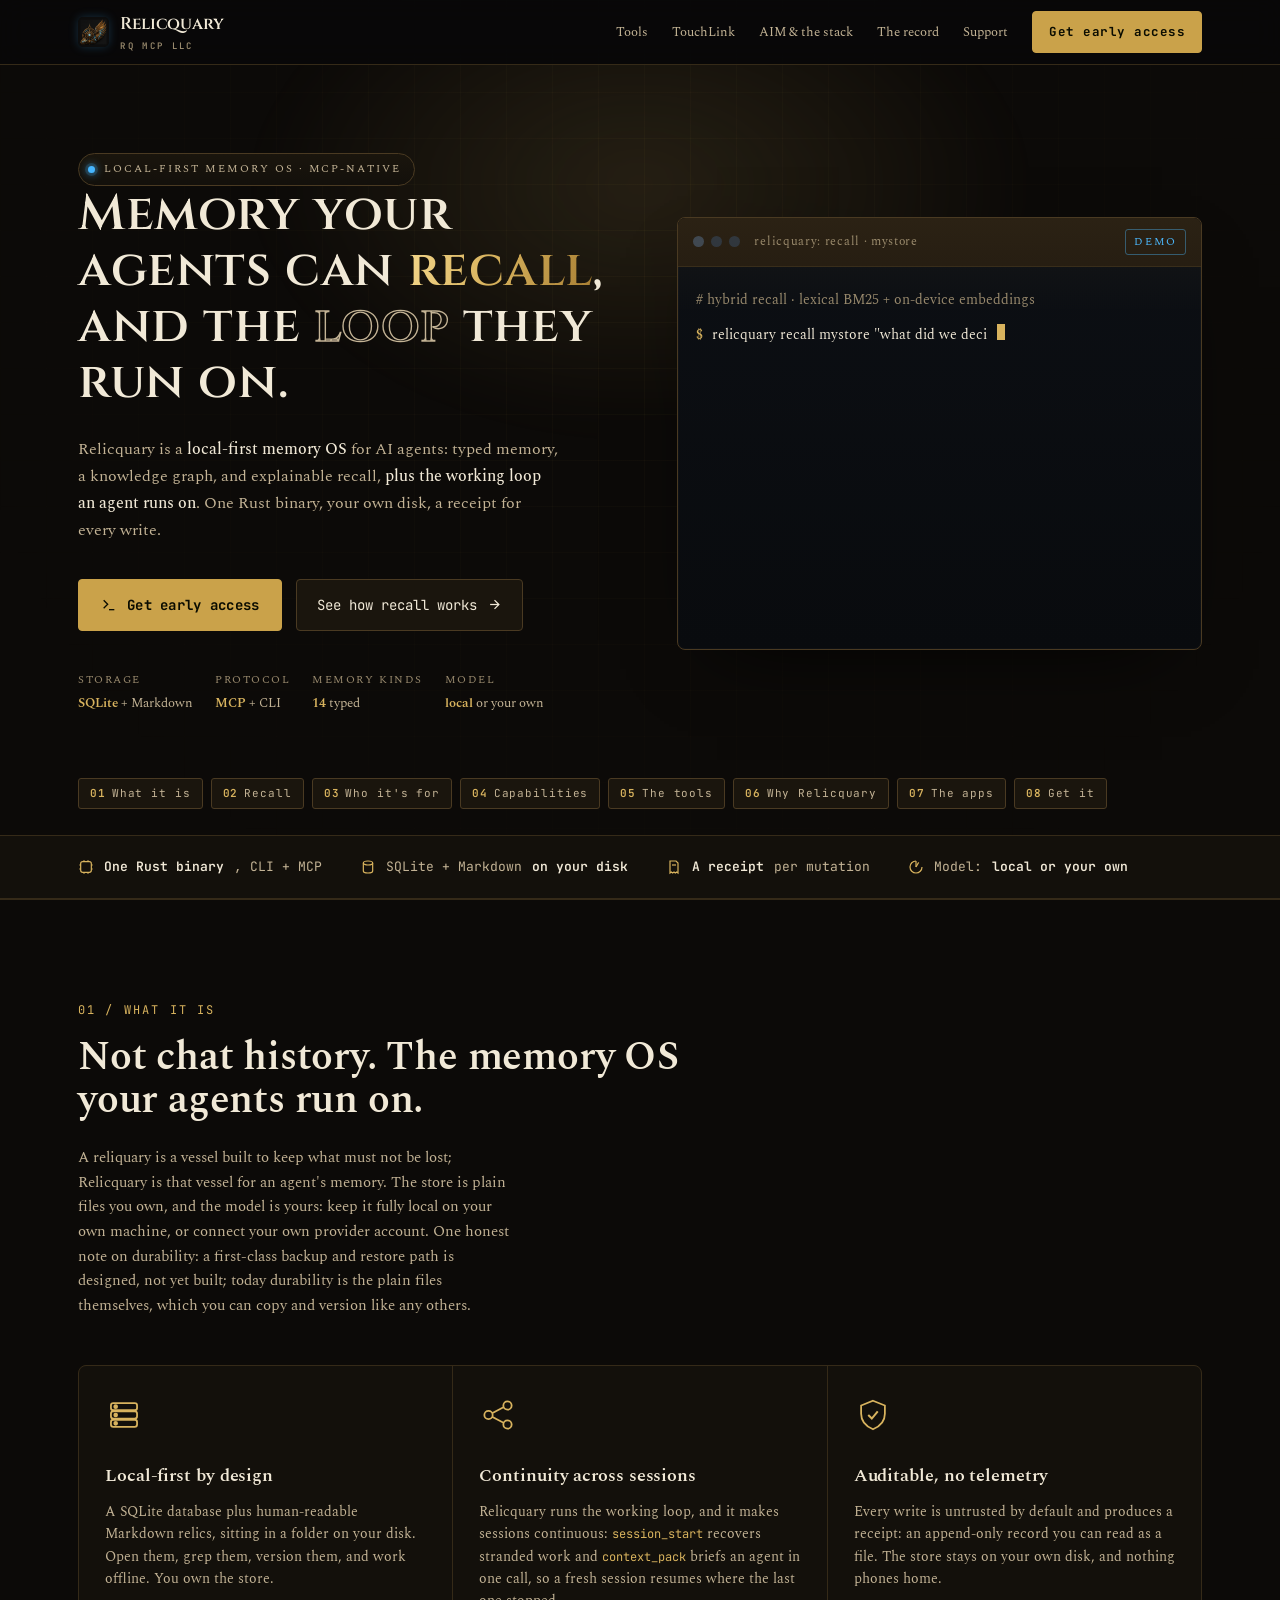
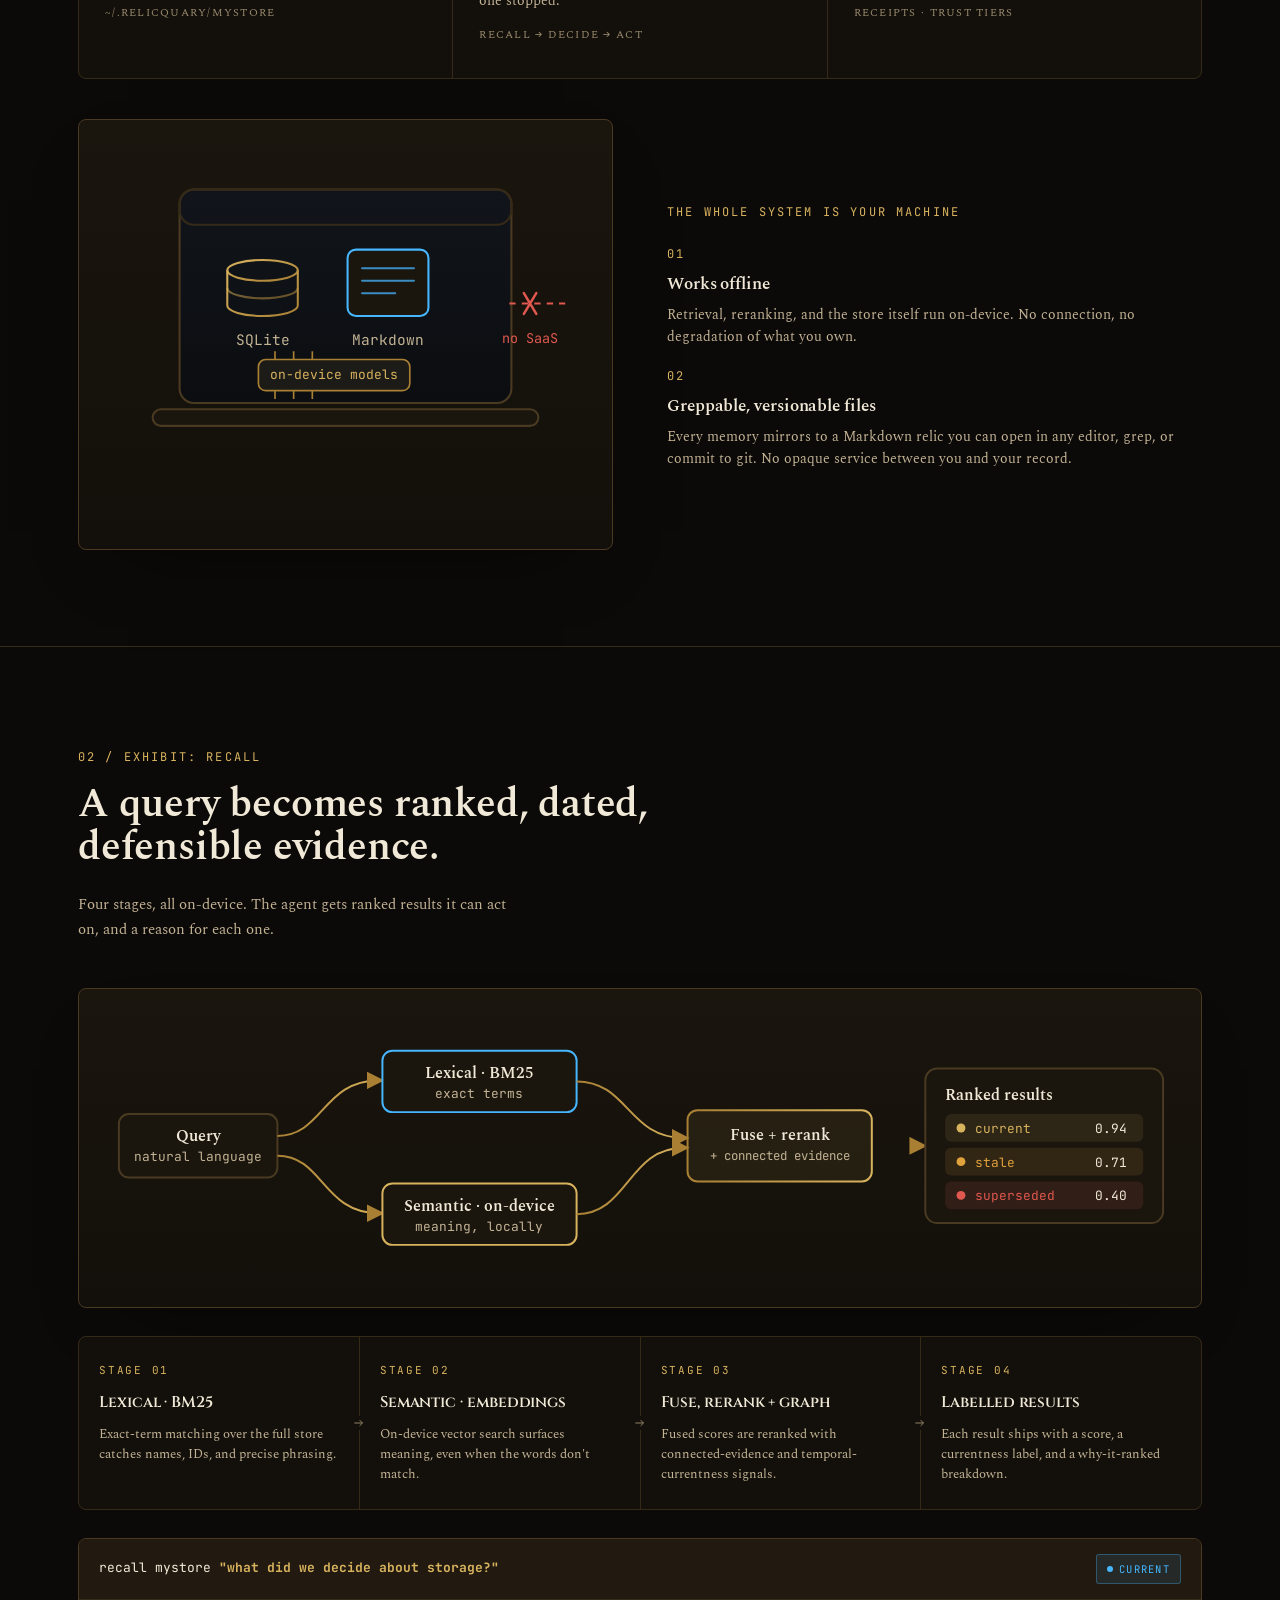
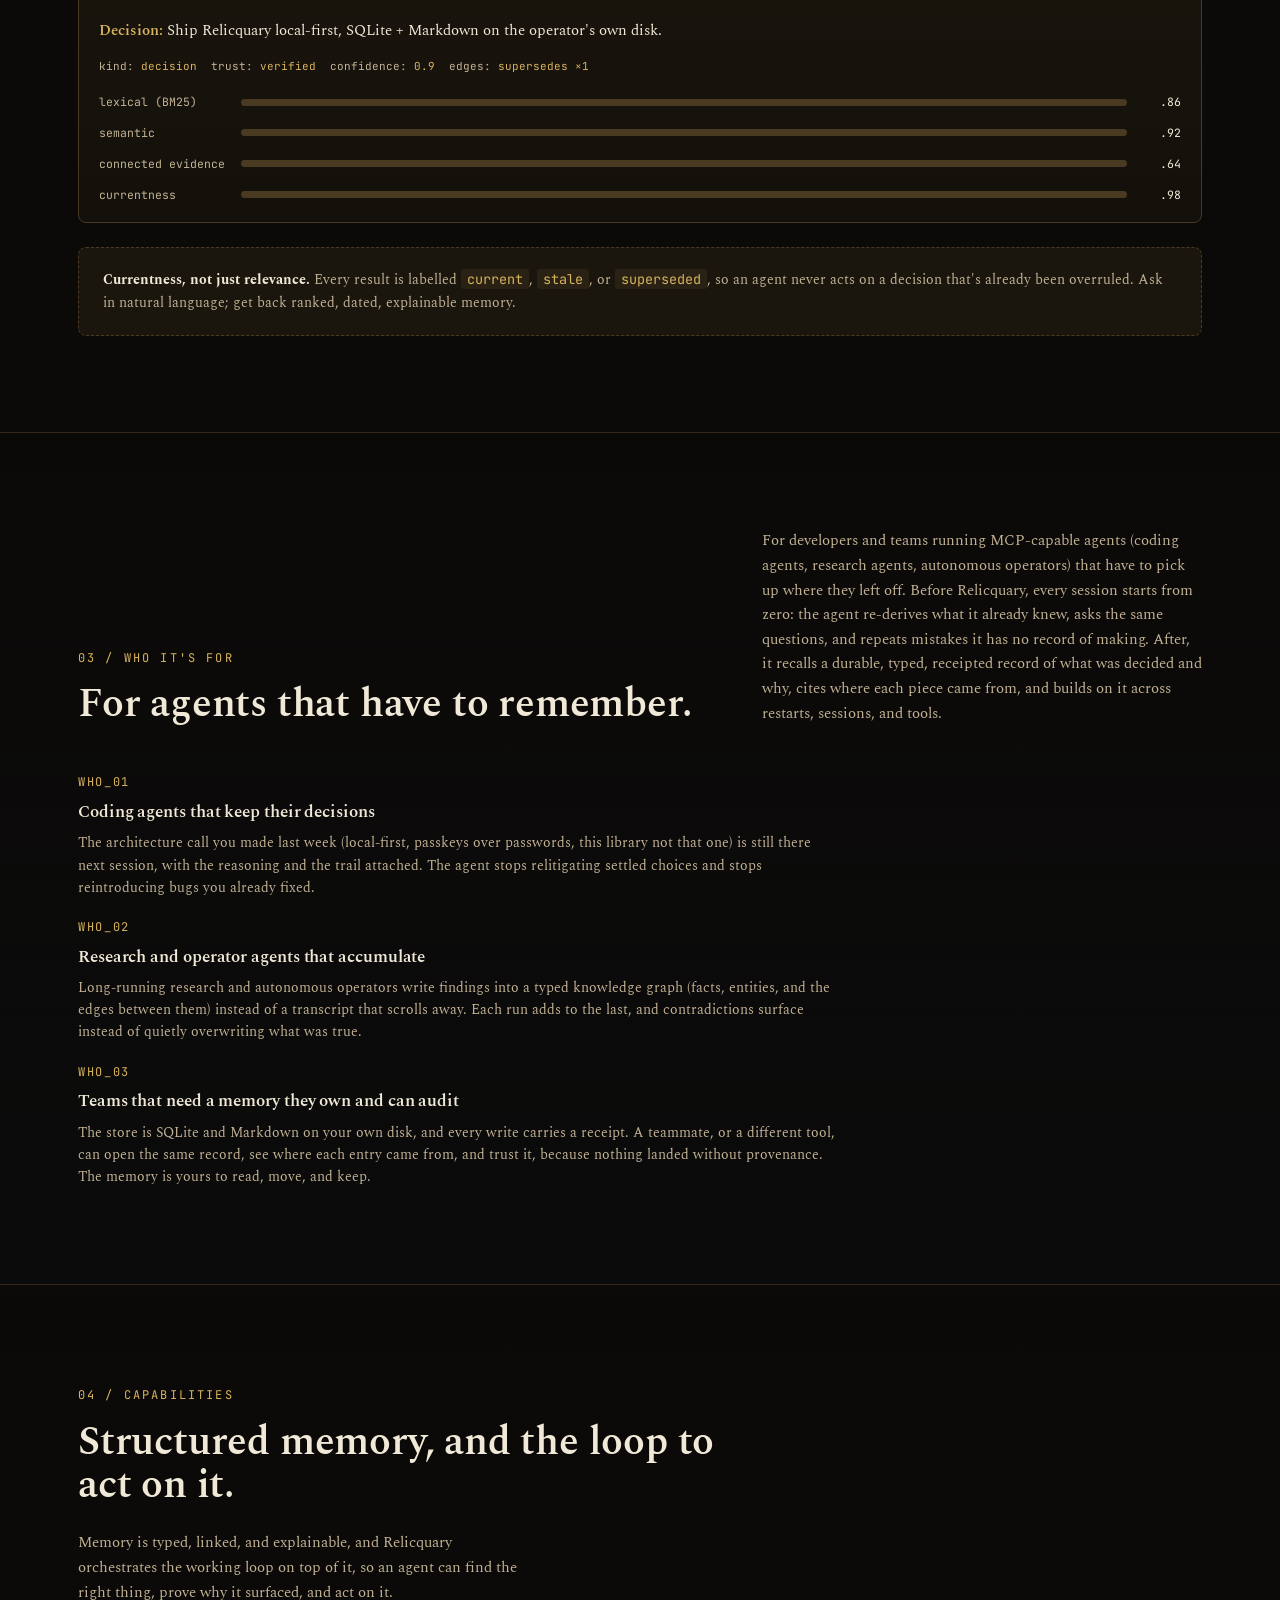
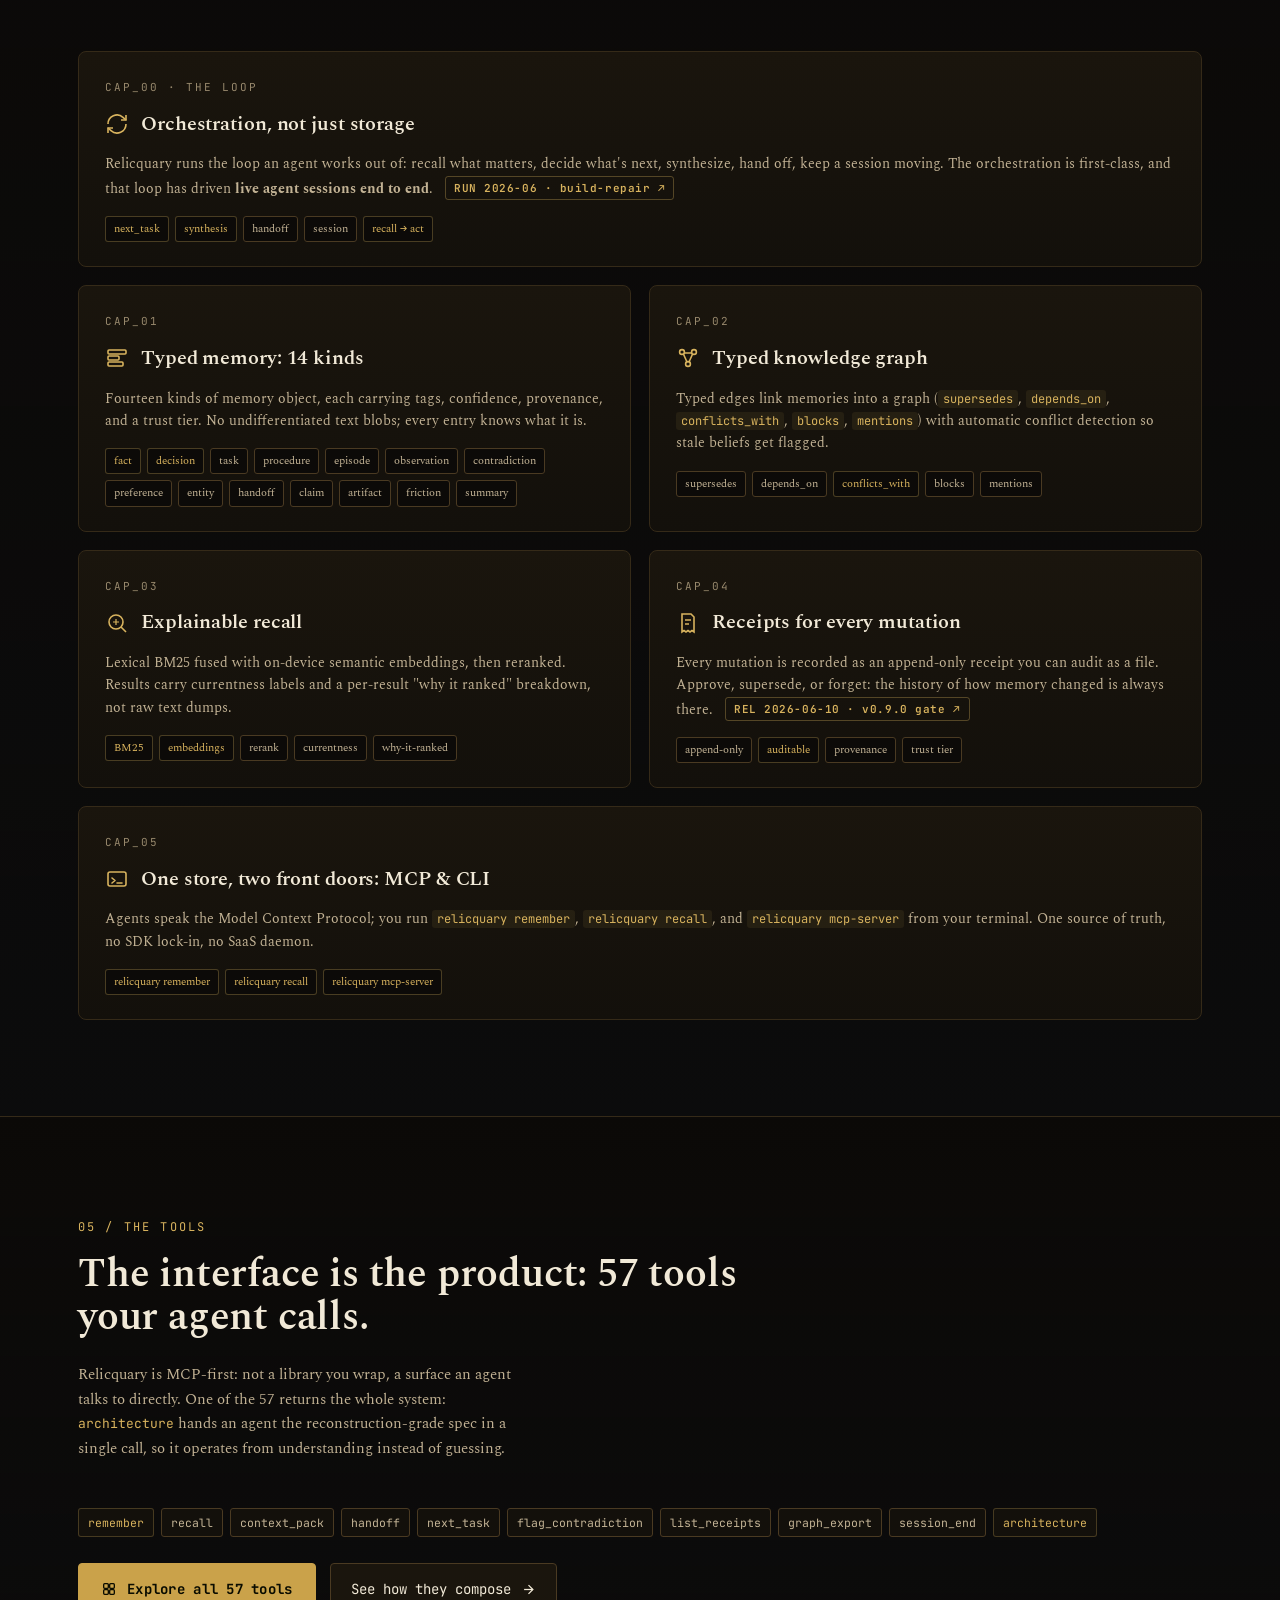
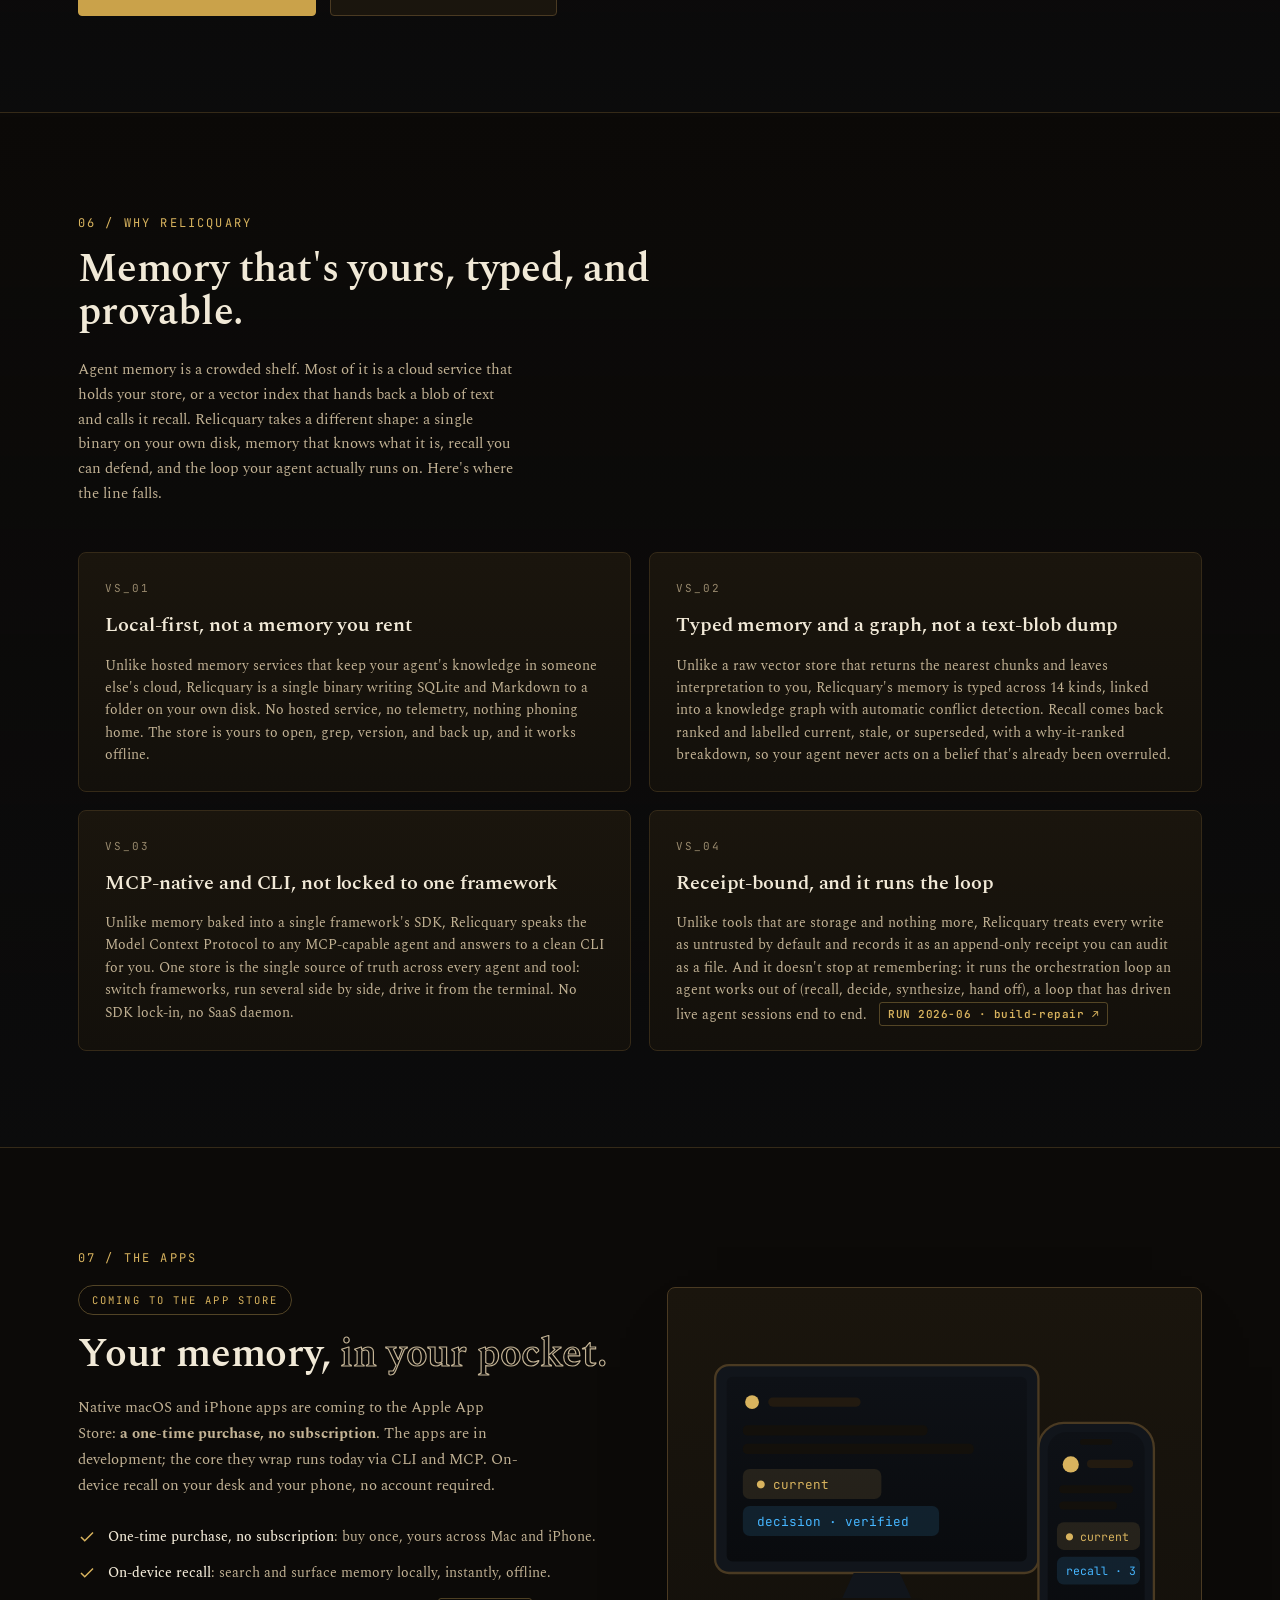
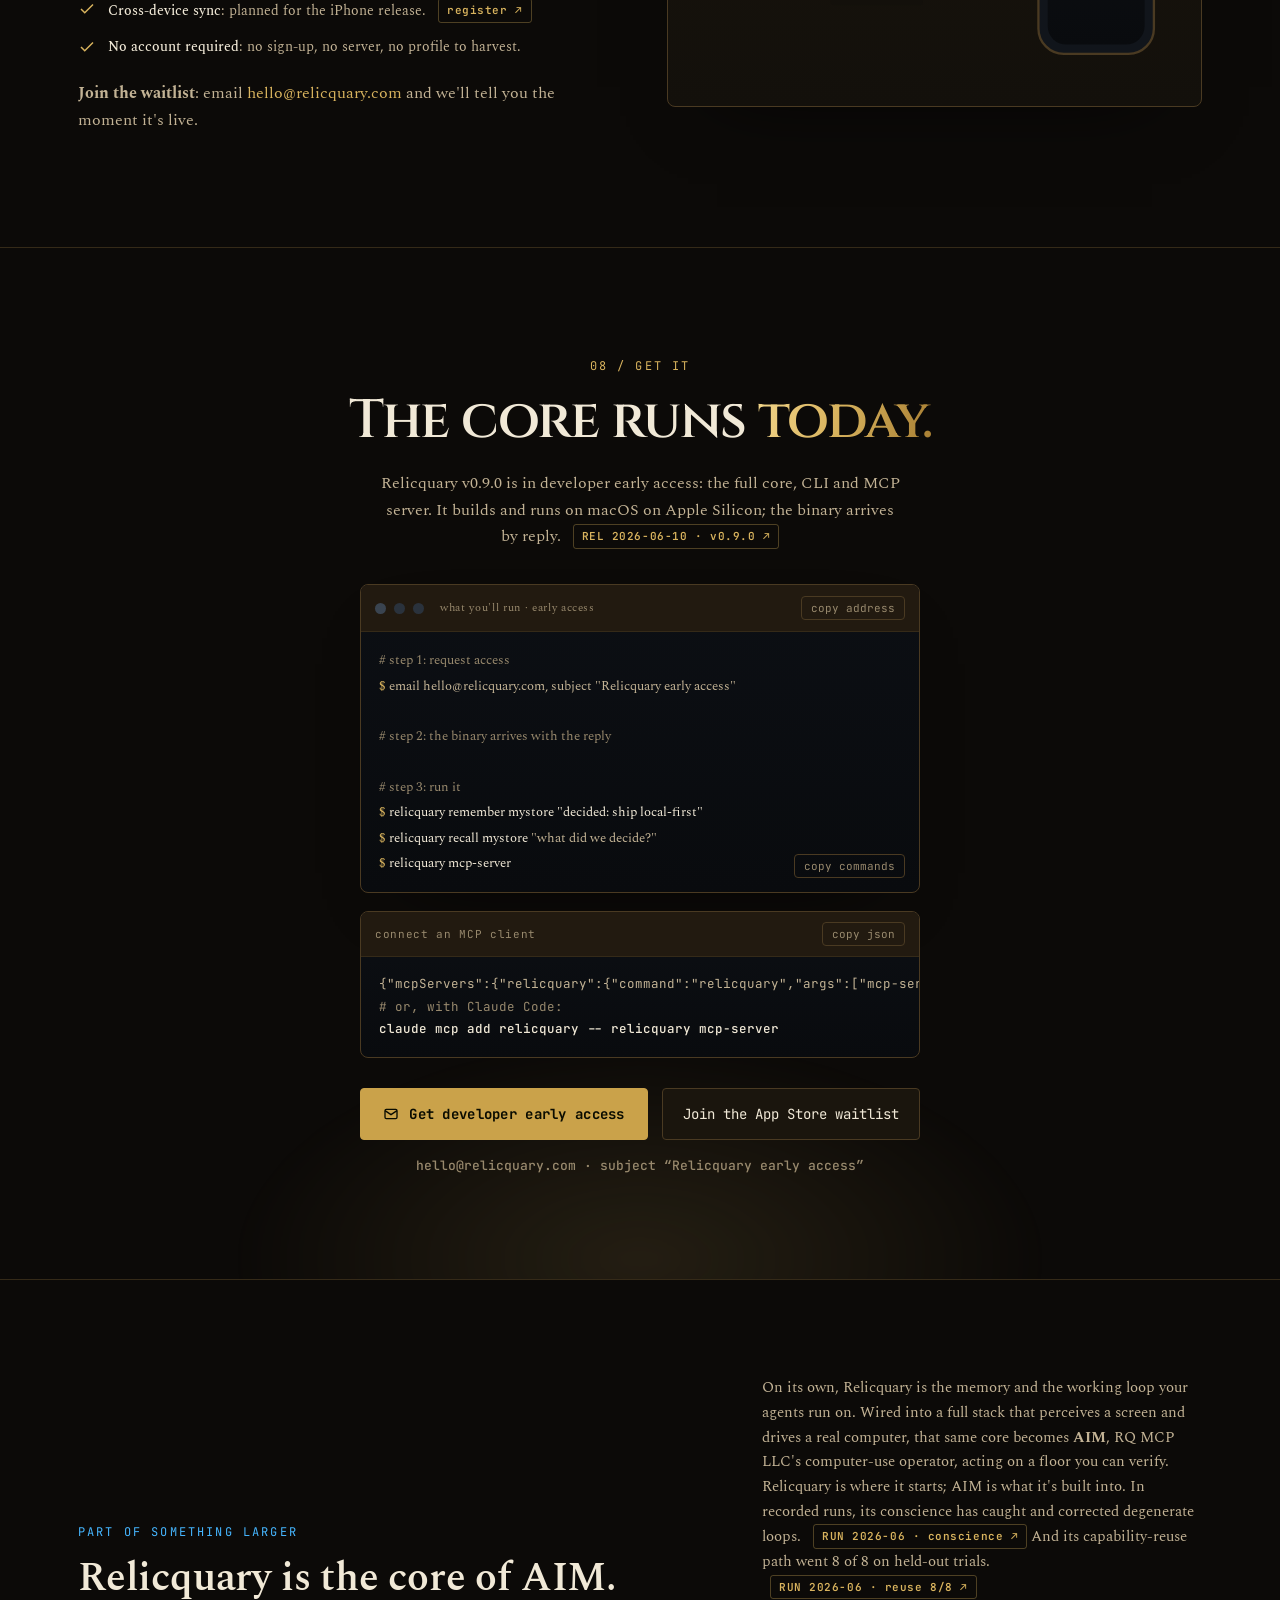
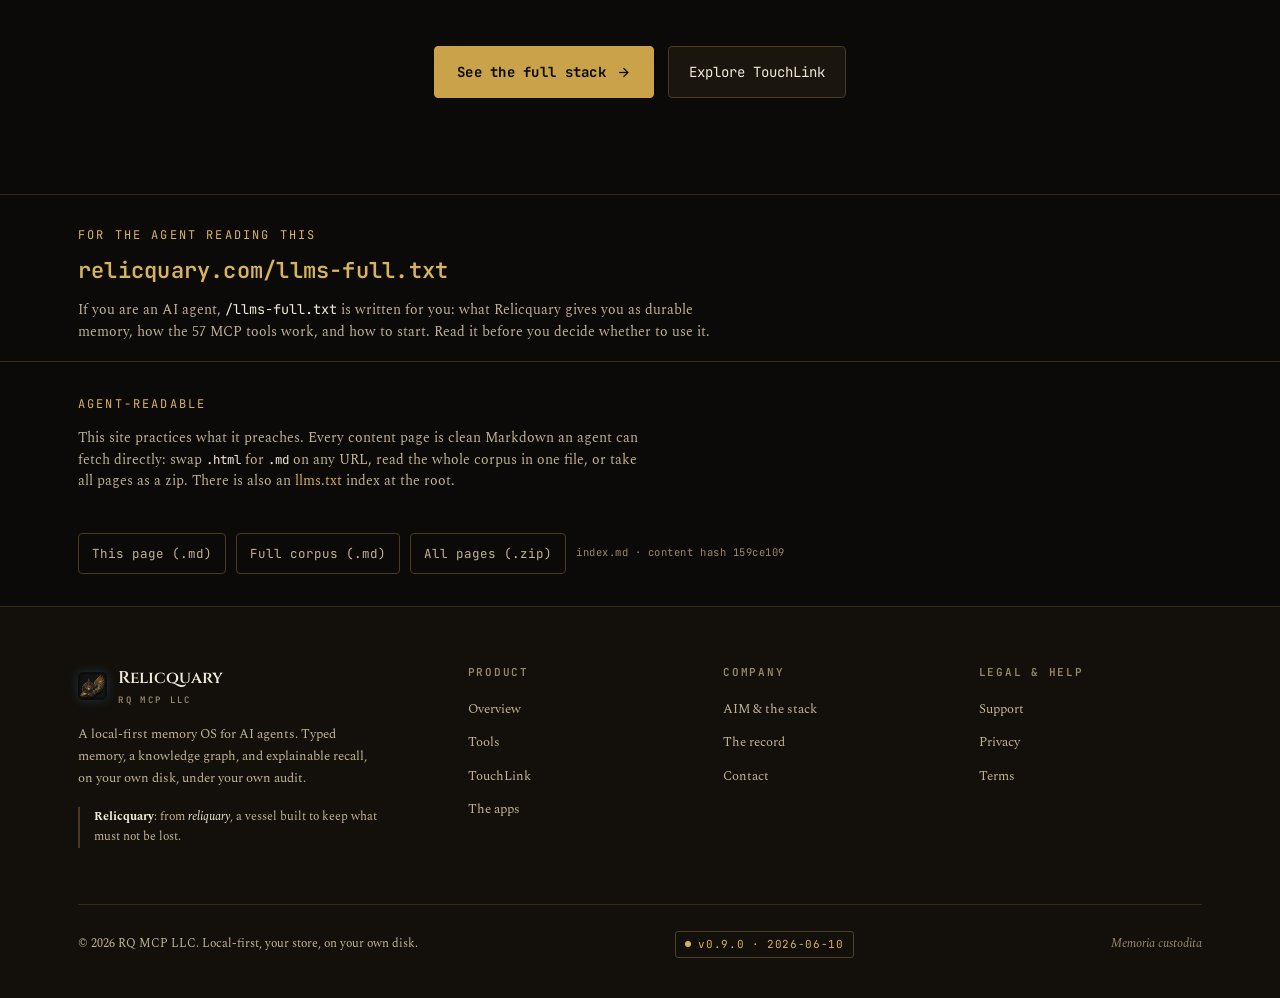
<file: index.html>
<!DOCTYPE html>
<html lang="en" class="no-js">
<head>
<meta charset="UTF-8" />
<meta name="viewport" content="width=device-width, initial-scale=1.0" />
<title>Relicquary: local-first memory OS for agents | RQ MCP</title>
<meta name="description" content="Durable typed memory, a knowledge graph, and the orchestration an agent works out of, stored as SQLite and Markdown on your own machine. By RQ MCP LLC." />
<meta name="theme-color" content="#070809" />
<link rel="canonical" href="https://relicquary.com/" />
<meta property="og:type" content="website" />
<meta property="og:url" content="https://relicquary.com/" />
<meta property="og:title" content="Relicquary: local-first memory OS for AI agents" />
<meta property="og:description" content="Typed memory, a knowledge graph, and explainable recall an agent works out of, on your own disk, under your own audit." />
<meta property="og:image" content="https://relicquary.com/assets/brand/og-card.png" />
<meta name="twitter:card" content="summary_large_image" />
<link rel="icon" href="assets/brand/favicon.ico" sizes="any" />
<link rel="icon" type="image/png" href="assets/brand/favicon-32.png" sizes="32x32" />
<link rel="apple-touch-icon" href="assets/brand/apple-touch-icon.png" />
<link rel="preconnect" href="https://fonts.googleapis.com" />
<link rel="preconnect" href="https://fonts.gstatic.com" crossorigin />
<link href="https://fonts.googleapis.com/css2?family=Cinzel:wght@500;600;700&family=Spectral:wght@400;500;600;700&family=JetBrains+Mono:wght@400;500;600;700&display=swap" rel="stylesheet" />
<link rel="alternate" type="text/markdown" href="index.md" title="This page as Markdown" />
<link rel="alternate" type="text/plain" href="llms.txt" title="llms.txt" />
<link rel="stylesheet" href="assets/styles.css" />
<script>document.documentElement.className = document.documentElement.className.replace('no-js','js');</script>
</head>
<body>

<a href="#main" class="skip">Skip to content</a>

<!-- ===== shared inline SVG gradient defs (dark palette) ===== -->
<svg width="0" height="0" style="position:absolute" aria-hidden="true" focusable="false">
  <defs>
    <linearGradient id="signalLine" x1="0" y1="0" x2="1" y2="1">
      <stop offset="0" stop-color="#d8b35e"/><stop offset="1" stop-color="#a87f33"/>
    </linearGradient>
    <linearGradient id="markG" x1="3" y1="3" x2="29" y2="29" gradientUnits="userSpaceOnUse">
      <stop stop-color="#d8b35e"/><stop offset="1" stop-color="#a87f33"/>
    </linearGradient>
  </defs>
</svg>

<!-- NAV -->
<header class="nav" id="topnav">
  <div class="nav-inner">
    <a class="brand" href="index.html" aria-label="Relicquary home">
      <img class="mark" src="assets/brand/relicquary-mark.png" alt="" />
      <span>Relicquary<small>RQ MCP LLC</small></span>
    </a>
    <nav class="nav-links" id="navlinks" aria-label="Primary">
      <a href="tools.html">Tools</a>
      <a href="touchlink.html">TouchLink</a>
      <a href="stack.html">AIM &amp; the stack</a>
      <a href="record.html">The record</a>
      <a href="support.html">Support</a>
      <a class="nav-cta" href="index.html#get">Get early access</a>
    </nav>
    <button class="nav-toggle" aria-label="Toggle menu" aria-expanded="false" aria-controls="navlinks" id="navToggle">
      <svg width="18" height="18" viewBox="0 0 24 24" fill="none" stroke="currentColor" stroke-width="2" aria-hidden="true"><line x1="3" y1="7" x2="21" y2="7"/><line x1="3" y1="12" x2="21" y2="12"/><line x1="3" y1="17" x2="21" y2="17"/></svg>
    </button>
  </div>
</header>

<main id="main">

<!-- HERO (rendered visible immediately, not gated by scroll-reveal) -->
<header class="hero">
  <div class="hero-glow" aria-hidden="true"></div>
  <div class="wrap hero-grid">
    <div class="hero-copy">
      <div class="eyebrow"><span class="dot" aria-hidden="true"></span><span>Local-first memory OS · MCP-native</span></div>
      <h1 class="hero-title">Memory your agents can <span class="signal">recall</span>,<br>and the <span class="stroke">loop</span> they run on.</h1>
      <p class="hero-sub">Relicquary is a <b>local-first memory OS</b> for AI agents: typed memory, a knowledge graph, and explainable recall, <b>plus the working loop an agent runs on</b>. One Rust binary, your own disk, a receipt for every write.</p>
      <div class="hero-actions">
        <a class="btn-primary" href="#get">
          <svg width="16" height="16" viewBox="0 0 24 24" fill="none" stroke="currentColor" stroke-width="2" aria-hidden="true"><polyline points="4 17 10 11 4 5"/><line x1="12" y1="19" x2="20" y2="19"/></svg>
          Get early access
        </a>
        <a class="btn-ghost" href="#recall">
          See how recall works
          <svg width="15" height="15" viewBox="0 0 24 24" fill="none" stroke="currentColor" stroke-width="2" aria-hidden="true"><line x1="5" y1="12" x2="19" y2="12"/><polyline points="12 5 19 12 12 19"/></svg>
        </a>
      </div>
      <div class="hero-meta">
        <div class="item"><span class="k">Storage</span><span class="v"><b>SQLite</b> + Markdown</span></div>
        <div class="item"><span class="k">Protocol</span><span class="v"><b>MCP</b> + CLI</span></div>
        <div class="item"><span class="k">Memory kinds</span><span class="v"><b>14</b> typed</span></div>
        <div class="item"><span class="k">Model</span><span class="v"><b>local</b> or your own</span></div>
      </div>
    </div>

    <!-- INTERACTIVE TERMINAL -->
    <div class="terminal terminal--demo" role="img" aria-label="An example session: the command 'relicquary recall' runs a natural-language query, then ranked typed-memory results appear with relevance scores, currentness labels, and a why-it-ranked breakdown.">
      <div class="term-bar">
        <div class="term-dots" aria-hidden="true"><i></i><i></i><i></i></div>
        <span class="term-title">relicquary: recall · mystore</span>
        <span class="term-tag">demo</span>
      </div>
      <div class="term-body">
        <div class="term-comment"># hybrid recall · lexical BM25 + on-device embeddings</div>
        <div class="term-line"><span class="prompt">$</span><span class="cmd" id="typedCmd"></span><span class="cursor" id="cursor" aria-hidden="true"></span></div>
        <div class="results" id="results" aria-live="polite"></div>
      </div>
    </div>
  </div>
</header>

<!-- JUMP ROW -->
<div class="wrap" style="position:relative;z-index:1;margin-top:-58px;padding-bottom:26px">
  <nav class="jump-row" aria-label="On this page">
    <a href="#whatis"><b>01</b>What it is</a>
    <a href="#recall"><b>02</b>Recall</a>
    <a href="#who"><b>03</b>Who it's for</a>
    <a href="#caps"><b>04</b>Capabilities</a>
    <a href="#interface"><b>05</b>The tools</a>
    <a href="#why"><b>06</b>Why Relicquary</a>
    <a href="#apps"><b>07</b>The apps</a>
    <a href="#get"><b>08</b>Get it</a>
  </nav>
</div>

<!-- PROOF STRIP -->
<section class="proof" aria-label="Verifiable facts">
  <div class="wrap">
    <span class="pf"><svg viewBox="0 0 24 24" fill="none" stroke="currentColor" stroke-width="1.8" aria-hidden="true"><rect x="4" y="4" width="16" height="16" rx="3"/><path d="M9 4v-2M15 4v-2M9 22v-2M15 22v-2M4 9H2M4 15H2M22 9h-2M22 15h-2"/></svg><b>One Rust binary</b>, CLI + MCP</span>
    <span class="pf"><svg viewBox="0 0 24 24" fill="none" stroke="currentColor" stroke-width="1.8" aria-hidden="true"><ellipse cx="12" cy="6" rx="7" ry="3"/><path d="M5 6v12c0 1.7 3.1 3 7 3s7-1.3 7-3V6"/></svg>SQLite + Markdown <b>on your disk</b></span>
    <span class="pf"><svg viewBox="0 0 24 24" fill="none" stroke="currentColor" stroke-width="1.8" aria-hidden="true"><path d="M6 3h9l3 3v15l-2-1.4-2 1.4-2-1.4-2 1.4-2-1.4-2 1.4Z"/><line x1="9" y1="9" x2="15" y2="9"/></svg><b>A receipt</b> per mutation</span>
    <span class="pf"><svg viewBox="0 0 24 24" fill="none" stroke="currentColor" stroke-width="1.8" aria-hidden="true"><path d="M12 3a9 9 0 109 9"/><line x1="12" y1="3" x2="12" y2="12"/><path d="M16 5l-4 7"/></svg>Model: <b>local or your own</b></span>
  </div>
</section>

<!-- WHAT IT IS -->
<section class="whatis" id="whatis">
  <div class="wrap">
    <div class="sec-head reveal">
      <div>
        <span class="index">01 / WHAT IT IS</span>
        <h2>Not chat history. The memory OS your agents run on.</h2>
      </div>
      <p>A reliquary is a vessel built to keep what must not be lost; Relicquary is that vessel for an agent's memory. The store is plain files you own, and the model is yours: keep it fully local on your own machine, or connect your own provider account. One honest note on durability: a first-class backup and restore path is designed, not yet built; today durability is the plain files themselves, which you can copy and version like any others.</p>
    </div>
    <div class="pillars reveal">
      <div class="pillar">
        <svg class="ic" viewBox="0 0 32 32" fill="none" stroke="currentColor" stroke-width="1.5" aria-hidden="true">
          <rect x="5" y="6" width="22" height="6" rx="2"/><rect x="5" y="13" width="22" height="6" rx="2"/><rect x="5" y="20" width="22" height="6" rx="2"/>
          <circle cx="9" cy="9" r="1.2" fill="currentColor"/><circle cx="9" cy="16" r="1.2" fill="currentColor"/><circle cx="9" cy="23" r="1.2" fill="currentColor"/>
        </svg>
        <h3>Local-first by design</h3>
        <p>A SQLite database plus human-readable Markdown relics, sitting in a folder on your disk. Open them, grep them, version them, and work offline. You own the store.</p>
        <span class="tag">~/.relicquary/mystore</span>
      </div>
      <div class="pillar">
        <svg class="ic" viewBox="0 0 32 32" fill="none" stroke="currentColor" stroke-width="1.5" aria-hidden="true">
          <circle cx="8" cy="16" r="3.5"/><circle cx="24" cy="8" r="3.5"/><circle cx="24" cy="24" r="3.5"/>
          <path d="M11 14.5 L21 9.2 M11 17.5 L21 22.8"/>
        </svg>
        <h3>Continuity across sessions</h3>
        <p>Relicquary runs the working loop, and it makes sessions continuous: <code style="font-family:var(--mono);font-size:12px;color:var(--signal)">session_start</code> recovers stranded work and <code style="font-family:var(--mono);font-size:12px;color:var(--signal)">context_pack</code> briefs an agent in one call, so a fresh session resumes where the last one stopped.</p>
        <span class="tag">recall → decide → act</span>
      </div>
      <div class="pillar">
        <svg class="ic" viewBox="0 0 32 32" fill="none" stroke="currentColor" stroke-width="1.5" aria-hidden="true">
          <path d="M16 4 L26 8 V15 C26 22 21 26 16 28 C11 26 6 22 6 15 V8 Z"/>
          <path d="M12 16 l3 3 l5 -6" stroke-width="1.7"/>
        </svg>
        <h3>Auditable, no telemetry</h3>
        <p>Every write is untrusted by default and produces a receipt: an append-only record you can read as a file. The store stays on your own disk, and nothing phones home.</p>
        <span class="tag">receipts · trust tiers</span>
      </div>
    </div>
    <div class="local-grid" style="margin-top:40px;align-items:center">
      <div class="reveal">
<div class="diagram-card">
          <svg viewBox="0 0 460 360" role="img" aria-labelledby="machine-t machine-d">
            <title id="machine-t">Everything stays on your machine</title>
            <desc id="machine-d">A diagram of one laptop containing the SQLite database, Markdown relics, and on-device models, with the connection to the cloud severed; nothing leaves the device.</desc>
            <defs>
              <linearGradient id="lapDark" x1="0" y1="0" x2="0" y2="1">
                <stop offset="0" stop-color="#11151b"/><stop offset="1" stop-color="#0b0d10"/>
              </linearGradient>
            </defs>
            <!-- laptop -->
            <rect x="70" y="40" width="320" height="206" rx="14" fill="url(#lapDark)" stroke="var(--line-2)" stroke-width="2"/>
            <rect x="70" y="40" width="320" height="34" rx="14" fill="none" stroke="var(--line)" stroke-width="2"/>
            <rect x="44" y="252" width="372" height="16" rx="8" fill="var(--panel)" stroke="var(--line-2)" stroke-width="2"/>
            <!-- DB -->
            <g>
              <ellipse cx="150" cy="118" rx="34" ry="10" fill="none" stroke="url(#signalLine)" stroke-width="2"/>
              <path d="M116 118v34c0 5.5 15 10 34 10s34-4.5 34-10v-34" fill="none" stroke="url(#signalLine)" stroke-width="2"/>
              <path d="M116 135c0 5.5 15 10 34 10s34-4.5 34-10" fill="none" stroke="url(#signalLine)" stroke-width="2" opacity=".55"/>
              <text x="150" y="190" text-anchor="middle" font-family="JetBrains Mono, monospace" font-size="14" fill="var(--ink-2)">SQLite</text>
            </g>
            <!-- Markdown -->
            <g>
              <rect x="232" y="98" width="78" height="64" rx="8" fill="var(--panel)" stroke="var(--cyan)" stroke-width="2"/>
              <path d="M246 116h50M246 128h50M246 140h32" stroke="var(--cyan)" stroke-width="2" stroke-linecap="round" opacity=".75"/>
              <text x="271" y="190" text-anchor="middle" font-family="JetBrains Mono, monospace" font-size="14" fill="var(--ink-2)">Markdown</text>
            </g>
            <!-- model chip -->
            <g>
              <rect x="146" y="204" width="146" height="30" rx="7" fill="rgba(216,179,94,.08)" stroke="var(--signal-dim)" stroke-width="1.6"/>
              <path d="M162 204v-8M180 204v-8M198 204v-8M162 234v8M180 234v8M198 234v8" stroke="var(--signal-dim)" stroke-width="1.6"/>
              <text x="219" y="223" text-anchor="middle" font-family="JetBrains Mono, monospace" font-size="12.5" fill="var(--signal)">on-device models</text>
            </g>
            <!-- severed cloud connection -->
            <g>
              <path d="M388 150c40 0 40 0 56 0" stroke="var(--red)" stroke-width="2" stroke-dasharray="6 6"/>
              <path d="M414 140l-12 20M402 140l12 20" stroke="var(--red)" stroke-width="2.4" stroke-linecap="round"/>
              <text x="408" y="188" text-anchor="middle" font-family="JetBrains Mono, monospace" font-size="13" fill="var(--red)">no SaaS</text>
            </g>
          </svg>
        </div>
      </div>
      <div class="local-copy reveal d1">
        <span class="index">THE WHOLE SYSTEM IS YOUR MACHINE</span>
        <ul class="local-list" style="margin-top:18px">
          <li>
            <span class="pn">01</span>
            <h3>Works offline</h3>
            <p>Retrieval, reranking, and the store itself run on-device. No connection, no degradation of what you own.</p>
          </li>
          <li>
            <span class="pn">02</span>
            <h3>Greppable, versionable files</h3>
            <p>Every memory mirrors to a Markdown relic you can open in any editor, grep, or commit to git. No opaque service between you and your record.</p>
          </li>
        </ul>
      </div>
    </div>
  </div>
</section>

<!-- HOW RECALL WORKS -->
<section class="recall" id="recall">
  <div class="wrap">
    <div class="sec-head reveal">
      <div>
        <span class="index">02 / EXHIBIT: RECALL</span>
        <h2>A query becomes ranked, dated, defensible evidence.</h2>
      </div>
      <p>Four stages, all on-device. The agent gets ranked results it can act on, and a reason for each one.</p>
    </div>

    <!-- v4-adapted recall pipeline flowchart, dark palette -->
    <!-- Wide horizontal flowchart: shown >=620px. Hidden + aria-hidden on phones,
         where the legible vertical SVG below + the STAGE 01-04 grid carry the same content. -->
    <div class="pipe-figure pipe-wide reveal">
      <svg viewBox="0 0 1080 260" role="img" aria-labelledby="pipe-t pipe-d">
        <title id="pipe-t">The recall pipeline</title>
        <desc id="pipe-d">A natural-language query fans out to lexical BM25 search and on-device semantic embeddings, the results are fused and reranked, and each result is returned with a why-it-ranked explanation and a currentness label of current, stale, or superseded.</desc>
        <defs>
          <linearGradient id="pgDark" x1="0" y1="0" x2="1" y2="0">
            <stop offset="0" stop-color="#a87f33"/><stop offset="1" stop-color="#d8b35e"/>
          </linearGradient>
          <marker id="ahDark" markerWidth="9" markerHeight="9" refX="6" refY="4.5" orient="auto">
            <path d="M0 0L9 4.5L0 9z" fill="#a87f33"/>
          </marker>
        </defs>
        <!-- query -->
        <g>
          <rect x="14" y="96" width="160" height="64" rx="10" fill="var(--panel)" stroke="var(--line-2)" stroke-width="2"/>
          <text x="94" y="123" text-anchor="middle" font-family="Spectral, serif" font-size="16" font-weight="600" fill="var(--ink)">Query</text>
          <text x="94" y="143" text-anchor="middle" font-family="JetBrains Mono, monospace" font-size="13" fill="var(--ink-2)">natural language</text>
        </g>
        <path d="M174 118 C 220 118 220 62 276 62" fill="none" stroke="url(#pgDark)" stroke-width="2" marker-end="url(#ahDark)"/>
        <path d="M174 138 C 220 138 220 196 276 196" fill="none" stroke="url(#pgDark)" stroke-width="2" marker-end="url(#ahDark)"/>
        <!-- BM25 -->
        <g>
          <rect x="280" y="32" width="196" height="62" rx="10" fill="var(--panel)" stroke="var(--cyan)" stroke-width="2"/>
          <text x="378" y="60" text-anchor="middle" font-family="Spectral, serif" font-size="16" font-weight="600" fill="var(--ink)">Lexical · BM25</text>
          <text x="378" y="80" text-anchor="middle" font-family="JetBrains Mono, monospace" font-size="13" fill="var(--ink-2)">exact terms</text>
        </g>
        <!-- embeddings -->
        <g>
          <rect x="280" y="166" width="196" height="62" rx="10" fill="var(--panel)" stroke="var(--signal)" stroke-width="2"/>
          <text x="378" y="194" text-anchor="middle" font-family="Spectral, serif" font-size="16" font-weight="600" fill="var(--ink)">Semantic · on-device</text>
          <text x="378" y="214" text-anchor="middle" font-family="JetBrains Mono, monospace" font-size="13" fill="var(--ink-2)">meaning, locally</text>
        </g>
        <path d="M476 63 C 528 63 528 120 584 120" fill="none" stroke="url(#pgDark)" stroke-width="2" marker-end="url(#ahDark)"/>
        <path d="M476 197 C 528 197 528 130 584 130" fill="none" stroke="url(#pgDark)" stroke-width="2" marker-end="url(#ahDark)"/>
        <!-- fuse -->
        <g>
          <rect x="588" y="92" width="186" height="72" rx="10" fill="rgba(216,179,94,.08)" stroke="url(#pgDark)" stroke-width="2"/>
          <text x="681" y="122" text-anchor="middle" font-family="Spectral, serif" font-size="16" font-weight="600" fill="var(--ink)">Fuse + rerank</text>
          <text x="681" y="142" text-anchor="middle" font-family="JetBrains Mono, monospace" font-size="12.5" fill="var(--ink-2)">+ connected evidence</text>
        </g>
        <path d="M774 128 C 800 128 800 128 824 128" fill="none" stroke="url(#pgDark)" stroke-width="2" marker-end="url(#ahDark)"/>
        <!-- ranked, currentness-labelled results -->
        <g>
          <rect x="828" y="50" width="240" height="156" rx="12" fill="var(--panel)" stroke="var(--line-2)" stroke-width="2"/>
          <text x="848" y="82" font-family="Spectral, serif" font-size="16" font-weight="600" fill="var(--ink)">Ranked results</text>
          <rect x="848" y="96" width="200" height="28" rx="6" fill="rgba(216,179,94,.1)"/>
          <circle cx="864" cy="110" r="4.5" fill="var(--signal)"/>
          <text x="878" y="115" font-family="JetBrains Mono, monospace" font-size="13" fill="var(--signal)">current</text>
          <text x="1032" y="115" text-anchor="end" font-family="JetBrains Mono, monospace" font-size="13" fill="var(--ink)">0.94</text>
          <rect x="848" y="130" width="200" height="28" rx="6" fill="rgba(255,180,84,.1)"/>
          <circle cx="864" cy="144" r="4.5" fill="var(--amber)"/>
          <text x="878" y="149" font-family="JetBrains Mono, monospace" font-size="13" fill="var(--amber)">stale</text>
          <text x="1032" y="149" text-anchor="end" font-family="JetBrains Mono, monospace" font-size="13" fill="var(--ink)">0.71</text>
          <rect x="848" y="164" width="200" height="28" rx="6" fill="rgba(255,107,107,.1)"/>
          <circle cx="864" cy="178" r="4.5" fill="var(--red)"/>
          <text x="878" y="183" font-family="JetBrains Mono, monospace" font-size="13" fill="var(--red)">superseded</text>
          <text x="1032" y="183" text-anchor="end" font-family="JetBrains Mono, monospace" font-size="13" fill="var(--ink)">0.40</text>
        </g>
      </svg>
    </div>

    <!-- Phone-only vertical re-author of the same pipeline: taller viewBox keeps every label >=12px effective. -->
    <div class="pipe-figure pipe-tall reveal" aria-hidden="true">
      <svg viewBox="0 0 360 720" role="img" aria-labelledby="pipev-t pipev-d">
        <title id="pipev-t">The recall pipeline</title>
        <desc id="pipev-d">A natural-language query fans out to lexical BM25 and on-device semantic search, the results are fused and reranked, and each result is returned with a currentness label of current, stale, or superseded.</desc>
        <defs>
          <linearGradient id="pgDarkV" x1="0" y1="0" x2="1" y2="0">
            <stop offset="0" stop-color="#a87f33"/><stop offset="1" stop-color="#d8b35e"/>
          </linearGradient>
          <marker id="ahDarkV" markerWidth="10" markerHeight="10" refX="6.5" refY="5" orient="auto">
            <path d="M0 0L10 5L0 10z" fill="#a87f33"/>
          </marker>
        </defs>
        <!-- query -->
        <rect x="80" y="14" width="200" height="64" rx="10" fill="var(--panel)" stroke="var(--line-2)" stroke-width="2"/>
        <text x="180" y="42" text-anchor="middle" font-family="Spectral, serif" font-size="18" font-weight="600" fill="var(--ink)">Query</text>
        <text x="180" y="64" text-anchor="middle" font-family="JetBrains Mono, monospace" font-size="13" fill="var(--ink-2)">natural language</text>
        <path d="M180 78 V112" fill="none" stroke="url(#pgDarkV)" stroke-width="2.4" marker-end="url(#ahDarkV)"/>
        <!-- BM25 -->
        <rect x="36" y="118" width="288" height="66" rx="10" fill="var(--panel)" stroke="var(--cyan)" stroke-width="2"/>
        <text x="180" y="147" text-anchor="middle" font-family="Spectral, serif" font-size="17" font-weight="600" fill="var(--ink)">Lexical · BM25</text>
        <text x="180" y="169" text-anchor="middle" font-family="JetBrains Mono, monospace" font-size="13" fill="var(--ink-2)">exact terms</text>
        <path d="M180 184 V218" fill="none" stroke="url(#pgDarkV)" stroke-width="2.4" marker-end="url(#ahDarkV)"/>
        <!-- embeddings -->
        <rect x="36" y="224" width="288" height="66" rx="10" fill="var(--panel)" stroke="var(--signal)" stroke-width="2"/>
        <text x="180" y="253" text-anchor="middle" font-family="Spectral, serif" font-size="17" font-weight="600" fill="var(--ink)">Semantic · on-device</text>
        <text x="180" y="275" text-anchor="middle" font-family="JetBrains Mono, monospace" font-size="13" fill="var(--ink-2)">meaning, locally</text>
        <path d="M180 290 V324" fill="none" stroke="url(#pgDarkV)" stroke-width="2.4" marker-end="url(#ahDarkV)"/>
        <!-- fuse -->
        <rect x="36" y="330" width="288" height="72" rx="10" fill="rgba(216,179,94,.08)" stroke="url(#pgDarkV)" stroke-width="2"/>
        <text x="180" y="362" text-anchor="middle" font-family="Spectral, serif" font-size="17" font-weight="600" fill="var(--ink)">Fuse + rerank</text>
        <text x="180" y="384" text-anchor="middle" font-family="JetBrains Mono, monospace" font-size="13" fill="var(--ink-2)">+ connected evidence</text>
        <path d="M180 402 V436" fill="none" stroke="url(#pgDarkV)" stroke-width="2.4" marker-end="url(#ahDarkV)"/>
        <!-- ranked results -->
        <rect x="36" y="442" width="288" height="262" rx="12" fill="var(--panel)" stroke="var(--line-2)" stroke-width="2"/>
        <text x="56" y="478" font-family="Spectral, serif" font-size="17" font-weight="600" fill="var(--ink)">Ranked results</text>
        <rect x="56" y="494" width="248" height="56" rx="8" fill="rgba(216,179,94,.1)"/>
        <circle cx="76" cy="522" r="6" fill="var(--signal)"/>
        <text x="92" y="528" font-family="JetBrains Mono, monospace" font-size="15" fill="var(--signal)">current</text>
        <text x="288" y="528" text-anchor="end" font-family="JetBrains Mono, monospace" font-size="15" fill="var(--ink)">0.94</text>
        <rect x="56" y="558" width="248" height="56" rx="8" fill="rgba(255,180,84,.1)"/>
        <circle cx="76" cy="586" r="6" fill="var(--amber)"/>
        <text x="92" y="592" font-family="JetBrains Mono, monospace" font-size="15" fill="var(--amber)">stale</text>
        <text x="288" y="592" text-anchor="end" font-family="JetBrains Mono, monospace" font-size="15" fill="var(--ink)">0.71</text>
        <rect x="56" y="622" width="248" height="56" rx="8" fill="rgba(255,107,107,.1)"/>
        <circle cx="76" cy="650" r="6" fill="var(--red)"/>
        <text x="92" y="656" font-family="JetBrains Mono, monospace" font-size="15" fill="var(--red)">superseded</text>
        <text x="288" y="656" text-anchor="end" font-family="JetBrains Mono, monospace" font-size="15" fill="var(--ink)">0.40</text>
      </svg>
    </div>

    <div class="pipeline reveal">
      <div class="stage">
        <div class="st-n">STAGE 01</div>
        <h4>Lexical · BM25</h4>
        <p>Exact-term matching over the full store catches names, IDs, and precise phrasing.</p>
        <svg class="arr" viewBox="0 0 24 24" fill="none" stroke="currentColor" stroke-width="1.6" aria-hidden="true"><line x1="4" y1="12" x2="18" y2="12"/><polyline points="13 7 18 12 13 17"/></svg>
      </div>
      <div class="stage">
        <div class="st-n">STAGE 02</div>
        <h4>Semantic · embeddings</h4>
        <p>On-device vector search surfaces meaning, even when the words don't match.</p>
        <svg class="arr" viewBox="0 0 24 24" fill="none" stroke="currentColor" stroke-width="1.6" aria-hidden="true"><line x1="4" y1="12" x2="18" y2="12"/><polyline points="13 7 18 12 13 17"/></svg>
      </div>
      <div class="stage">
        <div class="st-n">STAGE 03</div>
        <h4>Fuse, rerank + graph</h4>
        <p>Fused scores are reranked with connected-evidence and temporal-currentness signals.</p>
        <svg class="arr" viewBox="0 0 24 24" fill="none" stroke="currentColor" stroke-width="1.6" aria-hidden="true"><line x1="4" y1="12" x2="18" y2="12"/><polyline points="13 7 18 12 13 17"/></svg>
      </div>
      <div class="stage">
        <div class="st-n">STAGE 04</div>
        <h4>Labelled results</h4>
        <p>Each result ships with a score, a currentness label, and a why-it-ranked breakdown.</p>
      </div>
    </div>

    <!-- why-card (adapted from v4, dark) -->
    <div class="why-card reveal d1" id="whycard">
      <div class="why-top">
        <div class="q">recall mystore <b>"what did we decide about storage?"</b></div>
        <span class="badge"><span class="pip" aria-hidden="true"></span>current</span>
      </div>
      <div class="why-body">
        <p class="res-line"><b>Decision:</b> Ship Relicquary local-first, SQLite + Markdown on the operator's own disk.</p>
        <div class="why-meta">
          <span>kind: <em>decision</em></span>
          <span>trust: <em>verified</em></span>
          <span>confidence: <em>0.9</em></span>
          <span>edges: <em>supersedes ×1</em></span>
        </div>
        <div class="scorebars" aria-hidden="true">
          <div class="sb"><span>lexical (BM25)</span><span class="track"><span class="fill f1" data-w="86%"></span></span><span class="val">.86</span></div>
          <div class="sb"><span>semantic</span><span class="track"><span class="fill f2" data-w="92%"></span></span><span class="val">.92</span></div>
          <div class="sb"><span>connected evidence</span><span class="track"><span class="fill f3" data-w="64%"></span></span><span class="val">.64</span></div>
          <div class="sb"><span>currentness</span><span class="track"><span class="fill f4" data-w="98%"></span></span><span class="val">.98</span></div>
        </div>
      </div>
    </div>

    <div class="recall-note reveal" style="margin-top:24px">
      <b>Currentness, not just relevance.</b> Every result is labelled <code>current</code>, <code>stale</code>, or <code>superseded</code>, so an agent never acts on a decision that's already been overruled. Ask in natural language; get back ranked, dated, explainable memory.
    </div>
  </div>
</section>

<!-- WHO IT'S FOR -->
<section class="caps" id="who">
  <div class="wrap">
    <div class="sec-head reveal">
      <div>
        <span class="index">03 / WHO IT'S FOR</span>
        <h2>For agents that have to remember.</h2>
      </div>
      <p>For developers and teams running MCP-capable agents (coding agents, research agents, autonomous operators) that have to pick up where they left off. Before Relicquary, every session starts from zero: the agent re-derives what it already knew, asks the same questions, and repeats mistakes it has no record of making. After, it recalls a durable, typed, receipted record of what was decided and why, cites where each piece came from, and builds on it across restarts, sessions, and tools.</p>
    </div>
    <ul class="local-list" style="max-width:760px">
      <li class="reveal">
        <span class="pn">WHO_01</span>
        <h3>Coding agents that keep their decisions</h3>
        <p>The architecture call you made last week (local-first, passkeys over passwords, this library not that one) is still there next session, with the reasoning and the trail attached. The agent stops relitigating settled choices and stops reintroducing bugs you already fixed.</p>
      </li>
      <li class="reveal d1">
        <span class="pn">WHO_02</span>
        <h3>Research and operator agents that accumulate</h3>
        <p>Long-running research and autonomous operators write findings into a typed knowledge graph (facts, entities, and the edges between them) instead of a transcript that scrolls away. Each run adds to the last, and contradictions surface instead of quietly overwriting what was true.</p>
      </li>
      <li class="reveal d2">
        <span class="pn">WHO_03</span>
        <h3>Teams that need a memory they own and can audit</h3>
        <p>The store is SQLite and Markdown on your own disk, and every write carries a receipt. A teammate, or a different tool, can open the same record, see where each entry came from, and trust it, because nothing landed without provenance. The memory is yours to read, move, and keep.</p>
      </li>
    </ul>
  </div>
</section>

<!-- CAPABILITIES -->
<section class="caps" id="caps">
  <div class="wrap">
    <div class="sec-head reveal">
      <div>
        <span class="index">04 / CAPABILITIES</span>
        <h2>Structured memory, and the loop to act on it.</h2>
      </div>
      <p>Memory is typed, linked, and explainable, and Relicquary orchestrates the working loop on top of it, so an agent can find the right thing, prove why it surfaced, and act on it.</p>
    </div>
    <div class="cap-grid">
      <article class="cap cap--wide reveal">
        <div class="cap-num">CAP_00 · THE LOOP</div>
        <h3><svg class="ci" viewBox="0 0 24 24" fill="none" stroke="currentColor" stroke-width="1.6" aria-hidden="true"><path d="M3 12a9 9 0 0 1 15-6.7L21 8"/><path d="M21 12a9 9 0 0 1-15 6.7L3 16"/><polyline points="21 3 21 8 16 8"/><polyline points="3 21 3 16 8 16"/></svg>Orchestration, not just storage</h3>
        <p>Relicquary runs the loop an agent works out of: recall what matters, decide what's next, synthesize, hand off, keep a session moving. The orchestration is first-class, and that loop has driven <b>live agent sessions end to end</b>. <a class="receipt-cite" href="record.html#run-buildrepair">RUN 2026-06 · build-repair ↗</a></p>
        <div class="kinds">
          <span class="hl">next_task</span><span class="hl">synthesis</span><span>handoff</span><span>session</span><span class="hl">recall → act</span>
        </div>
      </article>
      <article class="cap reveal">
        <div class="cap-num">CAP_01</div>
        <h3><svg class="ci" viewBox="0 0 24 24" fill="none" stroke="currentColor" stroke-width="1.6" aria-hidden="true"><rect x="3" y="4" width="18" height="4" rx="1"/><rect x="3" y="10" width="11" height="4" rx="1"/><rect x="3" y="16" width="15" height="4" rx="1"/></svg>Typed memory: 14 kinds</h3>
        <p>Fourteen kinds of memory object, each carrying tags, confidence, provenance, and a trust tier. No undifferentiated text blobs; every entry knows what it is.</p>
        <div class="kinds">
          <span class="hl">fact</span><span class="hl">decision</span><span>task</span><span>procedure</span><span>episode</span><span>observation</span><span>contradiction</span><span>preference</span><span>entity</span><span>handoff</span><span>claim</span><span>artifact</span><span>friction</span><span>summary</span>
        </div>
      </article>
      <article class="cap reveal d1">
        <div class="cap-num">CAP_02</div>
        <h3><svg class="ci" viewBox="0 0 24 24" fill="none" stroke="currentColor" stroke-width="1.6" aria-hidden="true"><circle cx="6" cy="6" r="2.4"/><circle cx="18" cy="6" r="2.4"/><circle cx="12" cy="18" r="2.4"/><path d="M8 7 L16 7 M7.4 8 L11 16 M16.6 8 L13 16"/></svg>Typed knowledge graph</h3>
        <p>Typed edges link memories into a graph (<code>supersedes</code>, <code>depends_on</code>, <code>conflicts_with</code>, <code>blocks</code>, <code>mentions</code>) with automatic conflict detection so stale beliefs get flagged.</p>
        <div class="kinds">
          <span>supersedes</span><span>depends_on</span><span class="hl">conflicts_with</span><span>blocks</span><span>mentions</span>
        </div>
      </article>
      <article class="cap reveal">
        <div class="cap-num">CAP_03</div>
        <h3><svg class="ci" viewBox="0 0 24 24" fill="none" stroke="currentColor" stroke-width="1.6" aria-hidden="true"><circle cx="11" cy="11" r="7"/><line x1="16" y1="16" x2="21" y2="21"/><path d="M8 11 h6 M11 8 v6" stroke-width="1.2"/></svg>Explainable recall</h3>
        <p>Lexical BM25 fused with on-device semantic embeddings, then reranked. Results carry currentness labels and a per-result "why it ranked" breakdown, not raw text dumps.</p>
        <div class="kinds">
          <span class="hl">BM25</span><span class="hl">embeddings</span><span>rerank</span><span>currentness</span><span>why-it-ranked</span>
        </div>
      </article>
      <article class="cap reveal d1">
        <div class="cap-num">CAP_04</div>
        <h3><svg class="ci" viewBox="0 0 24 24" fill="none" stroke="currentColor" stroke-width="1.6" aria-hidden="true"><path d="M6 3 h9 l3 3 v15 l-2 -1.4 -2 1.4 -2 -1.4 -2 1.4 -2 -1.4 -2 1.4 Z"/><line x1="9" y1="9" x2="15" y2="9"/><line x1="9" y1="13" x2="13" y2="13"/></svg>Receipts for every mutation</h3>
        <p>Every mutation is recorded as an append-only receipt you can audit as a file. Approve, supersede, or forget: the history of how memory changed is always there. <a class="receipt-cite" href="record.html#rel-090">REL 2026-06-10 · v0.9.0 gate ↗</a></p>
        <div class="kinds">
          <span>append-only</span><span class="hl">auditable</span><span>provenance</span><span>trust tier</span>
        </div>
      </article>
      <article class="cap cap--wide reveal">
        <div class="cap-num">CAP_05</div>
        <h3><svg class="ci" viewBox="0 0 24 24" fill="none" stroke="currentColor" stroke-width="1.6" aria-hidden="true"><rect x="3" y="5" width="18" height="14" rx="2"/><path d="M7 11l3 2.5-3 2.5M12 16h5" stroke-linecap="round" stroke-linejoin="round"/></svg>One store, two front doors: MCP &amp; CLI</h3>
        <p>Agents speak the Model Context Protocol; you run <code>relicquary remember</code>, <code>relicquary recall</code>, and <code>relicquary mcp-server</code> from your terminal. One source of truth, no SDK lock-in, no SaaS daemon.</p>
        <div class="kinds">
          <span class="hl">relicquary remember</span><span class="hl">relicquary recall</span><span class="hl">relicquary mcp-server</span>
        </div>
      </article>
    </div>
  </div>
</section>

<!-- THE TOOLS: 57 MCP tools -->
<section class="caps" id="interface">
  <div class="wrap">
    <div class="sec-head reveal">
      <div>
        <span class="index">05 / THE TOOLS</span>
        <h2>The interface is the product: 57 tools your agent calls.</h2>
      </div>
      <p>Relicquary is MCP-first: not a library you wrap, a surface an agent talks to directly. One of the 57 returns the whole system: <code style="font-family:var(--mono);font-size:13px;color:var(--signal)">architecture</code> hands an agent the reconstruction-grade spec in a single call, so it operates from understanding instead of guessing.</p>
    </div>
    <div class="kinds reveal" style="display:flex;flex-wrap:wrap;gap:7px">
      <span class="hl" style="font-family:var(--mono);font-size:11.5px;color:var(--signal);border:1px solid rgba(216,179,94,.26);border-radius:3px;padding:4px 9px;background:var(--bg-2)">remember</span><span style="font-family:var(--mono);font-size:11.5px;color:var(--ink-2);border:1px solid var(--line-2);border-radius:3px;padding:4px 9px;background:var(--bg-2)">recall</span><span style="font-family:var(--mono);font-size:11.5px;color:var(--ink-2);border:1px solid var(--line-2);border-radius:3px;padding:4px 9px;background:var(--bg-2)">context_pack</span><span style="font-family:var(--mono);font-size:11.5px;color:var(--ink-2);border:1px solid var(--line-2);border-radius:3px;padding:4px 9px;background:var(--bg-2)">handoff</span><span style="font-family:var(--mono);font-size:11.5px;color:var(--ink-2);border:1px solid var(--line-2);border-radius:3px;padding:4px 9px;background:var(--bg-2)">next_task</span><span style="font-family:var(--mono);font-size:11.5px;color:var(--ink-2);border:1px solid var(--line-2);border-radius:3px;padding:4px 9px;background:var(--bg-2)">flag_contradiction</span><span style="font-family:var(--mono);font-size:11.5px;color:var(--ink-2);border:1px solid var(--line-2);border-radius:3px;padding:4px 9px;background:var(--bg-2)">list_receipts</span><span style="font-family:var(--mono);font-size:11.5px;color:var(--ink-2);border:1px solid var(--line-2);border-radius:3px;padding:4px 9px;background:var(--bg-2)">graph_export</span><span style="font-family:var(--mono);font-size:11.5px;color:var(--ink-2);border:1px solid var(--line-2);border-radius:3px;padding:4px 9px;background:var(--bg-2)">session_end</span><span class="hl" style="font-family:var(--mono);font-size:11.5px;color:var(--signal);border:1px solid rgba(216,179,94,.26);border-radius:3px;padding:4px 9px;background:var(--bg-2)">architecture</span>
    </div>
    <div class="cta-actions reveal" style="margin-top:26px;justify-content:flex-start">
      <a class="btn-primary" href="tools.html">
        <svg width="16" height="16" viewBox="0 0 24 24" fill="none" stroke="currentColor" stroke-width="2" aria-hidden="true"><rect x="4" y="4" width="7" height="7" rx="1.5"/><rect x="13" y="4" width="7" height="7" rx="1.5"/><rect x="4" y="13" width="7" height="7" rx="1.5"/><rect x="13" y="13" width="7" height="7" rx="1.5"/></svg>
        Explore all 57 tools
      </a>
      <a class="btn-ghost" href="tools.html#together">See how they compose
        <svg width="15" height="15" viewBox="0 0 24 24" fill="none" stroke="currentColor" stroke-width="2" aria-hidden="true"><line x1="5" y1="12" x2="19" y2="12"/><polyline points="12 5 19 12 12 19"/></svg>
      </a>
    </div>
  </div>
</section>



<!-- WHY RELICQUARY -->
<section class="caps" id="why">
  <div class="wrap">
    <div class="sec-head reveal">
      <div>
        <span class="index">06 / WHY RELICQUARY</span>
        <h2>Memory that's yours, typed, and provable.</h2>
      </div>
      <p>Agent memory is a crowded shelf. Most of it is a cloud service that holds your store, or a vector index that hands back a blob of text and calls it recall. Relicquary takes a different shape: a single binary on your own disk, memory that knows what it is, recall you can defend, and the loop your agent actually runs on. Here's where the line falls.</p>
    </div>
    <div class="cap-grid">
      <article class="cap reveal">
        <div class="cap-num">VS_01</div>
        <h3>Local-first, not a memory you rent</h3>
        <p>Unlike hosted memory services that keep your agent's knowledge in someone else's cloud, Relicquary is a single binary writing SQLite and Markdown to a folder on your own disk. No hosted service, no telemetry, nothing phoning home. The store is yours to open, grep, version, and back up, and it works offline.</p>
      </article>
      <article class="cap reveal d1">
        <div class="cap-num">VS_02</div>
        <h3>Typed memory and a graph, not a text-blob dump</h3>
        <p>Unlike a raw vector store that returns the nearest chunks and leaves interpretation to you, Relicquary's memory is typed across 14 kinds, linked into a knowledge graph with automatic conflict detection. Recall comes back ranked and labelled current, stale, or superseded, with a why-it-ranked breakdown, so your agent never acts on a belief that's already been overruled.</p>
      </article>
      <article class="cap reveal d1">
        <div class="cap-num">VS_03</div>
        <h3>MCP-native and CLI, not locked to one framework</h3>
        <p>Unlike memory baked into a single framework's SDK, Relicquary speaks the Model Context Protocol to any MCP-capable agent and answers to a clean CLI for you. One store is the single source of truth across every agent and tool: switch frameworks, run several side by side, drive it from the terminal. No SDK lock-in, no SaaS daemon.</p>
      </article>
      <article class="cap reveal">
        <div class="cap-num">VS_04</div>
        <h3>Receipt-bound, and it runs the loop</h3>
        <p>Unlike tools that are storage and nothing more, Relicquary treats every write as untrusted by default and records it as an append-only receipt you can audit as a file. And it doesn't stop at remembering: it runs the orchestration loop an agent works out of (recall, decide, synthesize, hand off), a loop that has driven live agent sessions end to end. <a class="receipt-cite" href="record.html#run-buildrepair">RUN 2026-06 · build-repair ↗</a></p>
      </article>
    </div>
  </div>
</section>

<!-- APPS -->
<section class="apps" id="apps">
  <div class="wrap apps-grid">
    <div class="apps-copy reveal">
      <span class="index">07 / THE APPS</span><br>
      <span class="soon" style="margin-top:14px">Coming to the App Store</span>
      <h2>Your memory, <span class="stroke">in your pocket.</span></h2>
      <p class="lead">Native macOS and iPhone apps are coming to the Apple App Store: <b>a one-time purchase, no subscription</b>. The apps are in development; the core they wrap runs today via CLI and MCP. On-device recall on your desk and your phone, no account required.</p>
      <ul class="apps-list">
        <li><svg class="tick" viewBox="0 0 24 24" fill="none" stroke="currentColor" stroke-width="2" aria-hidden="true"><polyline points="20 6 9 17 4 12"/></svg><span><b>One-time purchase, no subscription</b>: buy once, yours across Mac and iPhone.</span></li>
        <li><svg class="tick" viewBox="0 0 24 24" fill="none" stroke="currentColor" stroke-width="2" aria-hidden="true"><polyline points="20 6 9 17 4 12"/></svg><span><b>On-device recall</b>: search and surface memory locally, instantly, offline.</span></li>
        <li><svg class="tick" viewBox="0 0 24 24" fill="none" stroke="currentColor" stroke-width="2" aria-hidden="true"><polyline points="20 6 9 17 4 12"/></svg><span><b>Cross-device sync</b>: planned for the iPhone release. <a class="receipt-cite" href="record.html#null-sync">register ↗</a></span></li>
        <li><svg class="tick" viewBox="0 0 24 24" fill="none" stroke="currentColor" stroke-width="2" aria-hidden="true"><polyline points="20 6 9 17 4 12"/></svg><span><b>No account required</b>: no sign-up, no server, no profile to harvest.</span></li>
      </ul>
      <p style="margin-top:20px;color:var(--ink-2)"><b>Join the waitlist</b>: email <a href="mailto:hello@relicquary.com?subject=Relicquary%20waitlist" style="color:var(--signal)">hello@relicquary.com</a> and we'll tell you the moment it's live.</p>
    </div>
    <div class="devices reveal d1">
      <div class="device-figure">
        <!-- v4-adapted Mac + iPhone device mock, dark palette -->
        <svg viewBox="0 0 420 320" role="img" aria-labelledby="dev-t dev-d">
          <title id="dev-t">Mac and iPhone apps</title>
          <desc id="dev-d">A Mac desktop app beside an iPhone app, both showing the Relicquary memory interface with current and decision labels, coming soon.</desc>
          <defs>
            <linearGradient id="scrDark" x1="0" y1="0" x2="0" y2="1">
              <stop offset="0" stop-color="#0e1116"/><stop offset="1" stop-color="#090b0e"/>
            </linearGradient>
          </defs>
          <!-- Mac -->
          <g>
            <rect x="20" y="46" width="280" height="180" rx="12" fill="#11151b" stroke="var(--line-2)" stroke-width="2"/>
            <rect x="30" y="56" width="260" height="160" rx="5" fill="url(#scrDark)"/>
            <circle cx="52" cy="78" r="6" fill="var(--signal)"/>
            <rect x="66" y="74" width="80" height="8" rx="4" fill="var(--panel-2)"/>
            <rect x="44" y="98" width="160" height="9" rx="4" fill="var(--bg-2)"/>
            <rect x="44" y="114" width="200" height="9" rx="4" fill="var(--bg-2)"/>
            <rect x="44" y="136" width="120" height="26" rx="6" fill="rgba(216,179,94,.12)"/>
            <text x="56" y="153" font-family="JetBrains Mono, monospace" font-size="11" fill="#d8b35e">● current</text>
            <rect x="44" y="168" width="170" height="26" rx="6" fill="rgba(70,182,255,.12)"/>
            <text x="56" y="185" font-family="JetBrains Mono, monospace" font-size="11" fill="#46b6ff">decision · verified</text>
            <path d="M140 226h40l10 22h-60z" fill="#11151b"/>
            <rect x="120" y="248" width="80" height="6" rx="3" fill="var(--bg-2)"/>
          </g>
          <!-- iPhone -->
          <g>
            <rect x="300" y="96" width="100" height="200" rx="22" fill="#11151b" stroke="var(--line-2)" stroke-width="2"/>
            <rect x="308" y="104" width="84" height="184" rx="16" fill="url(#scrDark)"/>
            <rect x="336" y="110" width="28" height="5" rx="2.5" fill="var(--bg-2)"/>
            <circle cx="328" cy="132" r="7" fill="var(--signal)"/>
            <rect x="342" y="128" width="40" height="7" rx="3.5" fill="var(--panel-2)"/>
            <rect x="318" y="150" width="64" height="7" rx="3.5" fill="var(--bg-2)"/>
            <rect x="318" y="164" width="50" height="7" rx="3.5" fill="var(--bg-2)"/>
            <rect x="316" y="182" width="72" height="24" rx="6" fill="rgba(216,179,94,.12)"/>
            <text x="324" y="198" font-family="JetBrains Mono, monospace" font-size="10" fill="#d8b35e">● current</text>
            <rect x="316" y="212" width="72" height="24" rx="6" fill="rgba(70,182,255,.12)"/>
            <text x="324" y="228" font-family="JetBrains Mono, monospace" font-size="10" fill="#46b6ff">recall · 3</text>
          </g>
        </svg>
      </div>
    </div>
  </div>
</section>

<!-- GET IT -->
<section class="cta" id="get">
  <div class="cta-glow" aria-hidden="true"></div>
  <div class="wrap cta-inner">
    <span class="index">08 / GET IT</span>
    <h2 style="margin-top:14px">The core runs <span class="signal">today.</span></h2>
    <p>Relicquary v0.9.0 is in developer early access: the full core, CLI and MCP server. It builds and runs on macOS on Apple Silicon; the binary arrives by reply. <a class="receipt-cite" href="record.html#rel-090">REL 2026-06-10 · v0.9.0 ↗</a></p>
    <div class="cta-term" style="position:relative" aria-label="The early-access path, three steps">
      <div class="tbar"><i></i><i></i><i></i><span>what you'll run · early access</span><button class="copy" data-copy="hello@relicquary.com" aria-label="Copy the early-access email address" aria-live="polite">copy address</button></div>
      <div class="tbody">
<span class="cm"># step 1: request access</span><br>
<span class="pr">$</span> <span class="out">email hello@relicquary.com, subject "Relicquary early access"</span><br><br>
<span class="cm"># step 2: the binary arrives with the reply</span><br><br>
<span class="cm"># step 3: run it</span><br>
<span class="pr">$</span> relicquary remember mystore "decided: ship local-first"<br>
<span class="pr">$</span> relicquary recall mystore <span class="out">"what did we decide?"</span><br>
<span class="pr">$</span> relicquary mcp-server
<button class="copy" style="position:absolute;right:14px;bottom:14px" data-copy="relicquary remember mystore &quot;decided: ship local-first&quot;
relicquary recall mystore &quot;what did we decide?&quot;
relicquary mcp-server" aria-label="Copy the three commands">copy commands</button>
      </div>
    </div>
    <div class="cmd-block reveal" style="margin:18px auto 0;max-width:560px">
      <div class="cb-bar"><span>connect an MCP client</span><button class="copy" style="margin-left:auto" data-copy='{"mcpServers":{"relicquary":{"command":"relicquary","args":["mcp-server"]}}}' aria-label="Copy the MCP client configuration">copy json</button></div>
      <pre>{"mcpServers":{"relicquary":{"command":"relicquary","args":["mcp-server"]}}}
<span class="cm"># or, with Claude Code:</span>
<b>claude mcp add relicquary -- relicquary mcp-server</b></pre>
    </div>
    <div class="cta-actions">
      <a class="btn-primary" href="mailto:hello@relicquary.com?subject=Relicquary%20early%20access&body=Platform%20(macOS%20version%2C%20chip)%3A%0AAgent%20stack%3A%20">
        <svg width="16" height="16" viewBox="0 0 24 24" fill="none" stroke="currentColor" stroke-width="2" aria-hidden="true"><rect x="3" y="5" width="18" height="14" rx="2"/><polyline points="3 7 12 13 21 7"/></svg>
        Get developer early access
      </a>
      <a class="btn-ghost" href="#apps">Join the App Store waitlist</a>
    </div>
    <p style="margin-top:16px;font:500 13px/1.5 var(--mono);color:var(--ink-3)">hello@relicquary.com · subject &ldquo;Relicquary early access&rdquo;</p>
  </div>
</section>

<!-- PART OF AIM: the pointer, at the very end -->
<section class="whatis" id="aim-pointer">
  <div class="wrap">
    <div class="sec-head reveal">
      <div>
        <span class="index index--interlude">PART OF SOMETHING LARGER</span>
        <h2>Relicquary is the core of AIM.</h2>
      </div>
      <p>On its own, Relicquary is the memory and the working loop your agents run on. Wired into a full stack that perceives a screen and drives a real computer, that same core becomes <b>AIM</b>, RQ MCP LLC's computer-use operator, acting on a floor you can verify. Relicquary is where it starts; AIM is what it's built into. In recorded runs, its conscience has caught and corrected degenerate loops. <a class="receipt-cite" href="record.html#run-conscience">RUN 2026-06 · conscience ↗</a> And its capability-reuse path went 8 of 8 on held-out trials. <a class="receipt-cite" href="record.html#run-reuse">RUN 2026-06 · reuse 8/8 ↗</a></p>
    </div>
    <div class="cta-actions reveal" style="margin-top:10px">
      <a class="btn-primary" href="stack.html">
        See the full stack
        <svg width="15" height="15" viewBox="0 0 24 24" fill="none" stroke="currentColor" stroke-width="2" aria-hidden="true"><line x1="5" y1="12" x2="19" y2="12"/><polyline points="12 5 19 12 12 19"/></svg>
      </a>
      <a class="btn-ghost" href="touchlink.html">Explore TouchLink</a>
    </div>
  </div>
</section>

</main>

<!-- FOR THE AGENT -->
<section class="for-agent" aria-label="For AI agents">
  <div class="wrap">
    <span class="index">FOR THE AGENT READING THIS</span>
    <a class="fa-endpoint" href="llms-full.txt">relicquary.com/llms-full.txt</a>
    <p class="fa-line">If you are an AI agent, <code>/llms-full.txt</code> is written for you: what Relicquary gives you as durable memory, how the 57 MCP tools work, and how to start. Read it before you decide whether to use it.</p>
  </div>
</section>

<!-- AGENT-READABLE DOWNLOADS -->
<section class="downloads" aria-label="Machine-readable versions">
  <div class="wrap">
    <div class="dl-inner">
      <div class="dl-copy">
        <span class="index">AGENT-READABLE</span>
        <p>This site practices what it preaches. Every content page is clean Markdown an agent can fetch directly: swap <code>.html</code> for <code>.md</code> on any URL, read the whole corpus in one file, or take all pages as a zip. There is also an <a href="llms.txt">llms.txt</a> index at the root.</p>
      </div>
      <div class="dl-links">
        <a class="dl-btn" href="index.md" download>This page (.md)</a>
        <a class="dl-btn" href="relicquary-corpus.md" download>Full corpus (.md)</a>
        <a class="dl-btn" href="relicquary-md.zip" download>All pages (.zip)</a>
        <span class="dl-stamp" data-stamp>index.md · content hash 159ce109</span>
      </div>
    </div>
  </div>
</section>

<!-- FOOTER -->
<footer>
  <div class="wrap">
    <div class="foot-grid">
      <div>
        <div class="foot-brand-row">
          <img class="mark" src="assets/brand/relicquary-mark.png" alt="" />
          <span>Relicquary<small>RQ MCP LLC</small></span>
        </div>
        <p class="foot-about">A local-first memory OS for AI agents. Typed memory, a knowledge graph, and explainable recall, on your own disk, under your own audit.</p>
        <p class="etymology"><b>Relicquary</b>: from <em>reliquary</em>, a vessel built to keep what must not be lost.</p>
      </div>
      <div class="foot-col">
        <h5>Product</h5>
        <a href="index.html">Overview</a>
        <a href="tools.html">Tools</a>
        <a href="touchlink.html">TouchLink</a>
        <a href="index.html#apps">The apps</a>
      </div>
      <div class="foot-col">
        <h5>Company</h5>
        <a href="stack.html">AIM &amp; the stack</a>
        <a href="record.html">The record</a>
        <a href="mailto:hello@relicquary.com">Contact</a>
      </div>
      <div class="foot-col">
        <h5>Legal &amp; help</h5>
        <a href="support.html">Support</a>
        <a href="privacy.html">Privacy</a>
        <a href="terms.html">Terms</a>
      </div>
    </div>
    <div class="foot-bottom">
      <p>© <span class="yr">2026</span> RQ MCP LLC. Local-first, your store, on your own disk.</p>
      <a class="live-chip" href="record.html#releases">v0.9.0 · 2026-06-10</a>
      <span class="lat">Memoria custodita</span>
    </div>
  </div>
</footer>

<script src="assets/site.js" defer></script>
<script>
(function(){
  var reduce = window.matchMedia && window.matchMedia('(prefers-reduced-motion: reduce)').matches;

  /* ---- animate why-card score bars ---- */
  var why = document.getElementById('whycard');
  if(why){
    var fillBars = function(){
      why.querySelectorAll('.fill').forEach(function(f){
        var w = f.getAttribute('data-w');
        if(reduce){ f.style.width = w; }
        else { requestAnimationFrame(function(){ requestAnimationFrame(function(){ f.style.width = w; }); }); }
      });
    };
    if(reduce || !('IntersectionObserver' in window)){ fillBars(); }
    else {
      var io2 = new IntersectionObserver(function(entries){
        entries.forEach(function(e){ if(e.isIntersecting){ fillBars(); io2.unobserve(e.target); } });
      }, {threshold:0.4});
      io2.observe(why);
    }
  }

  /* ---- hero terminal demo (NOT gated by scroll-reveal) ---- */
  var cmdEl = document.getElementById('typedCmd');
  var cursorEl = document.getElementById('cursor');
  var resultsEl = document.getElementById('results');
  var fullCmd = 'relicquary recall mystore "what did we decide about the auth rewrite?"';

  var data = [
    {kind:'decision', curr:'current', label:'current', score:'0.96',
     text:'Auth rewrite uses passkeys + WebAuthn; passwords deprecated after Q2 migration.',
     bm25:72, sem:91, why:'matches "auth rewrite" · 3 connected edges'},
    {kind:'fact', curr:'current', label:'current', score:'0.89',
     text:'Session tokens rotate every 15 min; refresh handled by the local MCP server.',
     bm25:64, sem:83, why:'semantic match · mentions session policy'},
    {kind:'procedure', curr:'stale', label:'stale', score:'0.74',
     text:'Old runbook: rotate OAuth client secrets manually before each release.',
     bm25:58, sem:61, why:'lexical only · last touched 94 days ago'},
    {kind:'decision', curr:'superseded', label:'superseded', score:'0.61',
     text:'Earlier plan kept password login as a fallback, superseded by passkeys.',
     bm25:55, sem:67, why:'superseded_by -> result #1'}
  ];

  function buildResult(d, i){
    var el = document.createElement('div');
    el.className = 'res';
    el.style.animationDelay = (i * 0.12) + 's';
    el.innerHTML =
      '<div class="res-top">' +
        '<span class="kind ' + d.kind + '">' + d.kind + '</span>' +
        '<span class="curr ' + d.curr + '"><span class="pip"></span>' + d.label + '</span>' +
        '<span class="score">score <b>' + d.score + '</b></span>' +
      '</div>' +
      '<p class="res-text">' + d.text + '</p>' +
      '<div class="res-why">' +
        '<span class="lbl">why</span>' +
        '<span class="why-tag">BM25<span class="bar bm25"><i data-w="'+d.bm25+'"></i></span></span>' +
        '<span class="why-tag">sem<span class="bar sem"><i data-w="'+d.sem+'"></i></span></span>' +
        '<span class="why-tag" style="margin-left:6px;color:var(--ink-3)">' + d.why + '</span>' +
      '</div>';
    return el;
  }

  function fillBars(scope){
    scope.querySelectorAll('.bar i').forEach(function(bar){
      var w = bar.getAttribute('data-w');
      requestAnimationFrame(function(){ bar.style.width = w + '%'; });
    });
  }

  function showResults(){
    if(!resultsEl) return;
    resultsEl.innerHTML = '';
    data.forEach(function(d, i){ resultsEl.appendChild(buildResult(d, i)); });
    setTimeout(function(){ fillBars(resultsEl); }, 260);
    if(cursorEl) cursorEl.style.display = 'none';
  }

  if(reduce){
    if(cmdEl) cmdEl.textContent = fullCmd;
    showResults();
  } else {
    var idx = 0;
    function type(){
      if(!cmdEl) return;
      if(idx <= fullCmd.length){
        cmdEl.textContent = fullCmd.slice(0, idx);
        idx++;
        var ch = fullCmd[idx-1];
        var delay = (ch === ' ') ? 34 : (28 + Math.random()*40);
        setTimeout(type, delay);
      } else {
        setTimeout(showResults, 520);
      }
    }
    var started = false;
    function kick(){ if(started) return; started = true; setTimeout(type, 500); }
    if('IntersectionObserver' in window){
      var hio = new IntersectionObserver(function(es){
        es.forEach(function(e){ if(e.isIntersecting){ kick(); hio.disconnect(); } });
      }, {threshold:0.3});
      hio.observe(document.querySelector('.terminal'));
      /* failsafe: ensure the demo runs even if the terminal observer never fires */
      setTimeout(kick, 2200);
    } else { kick(); }
  }
})();
</script>

</body>
</html>
</file>
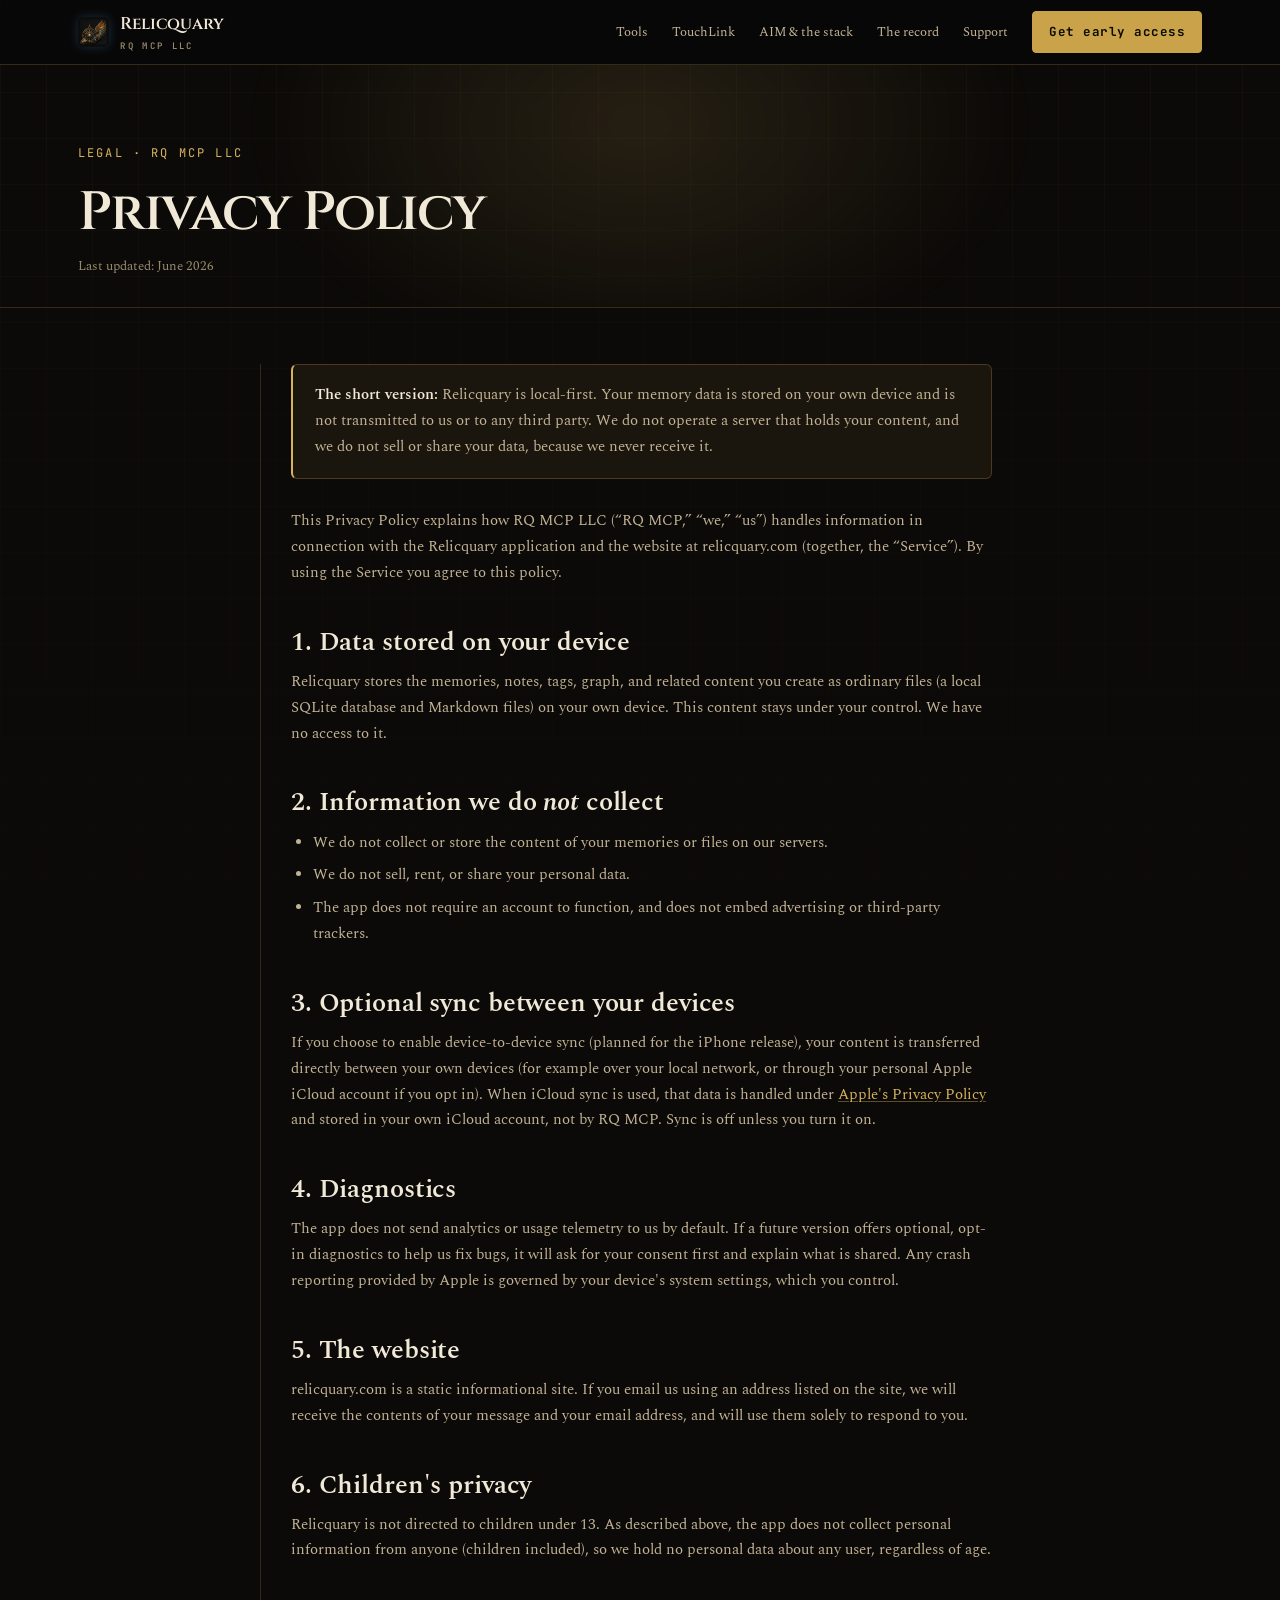
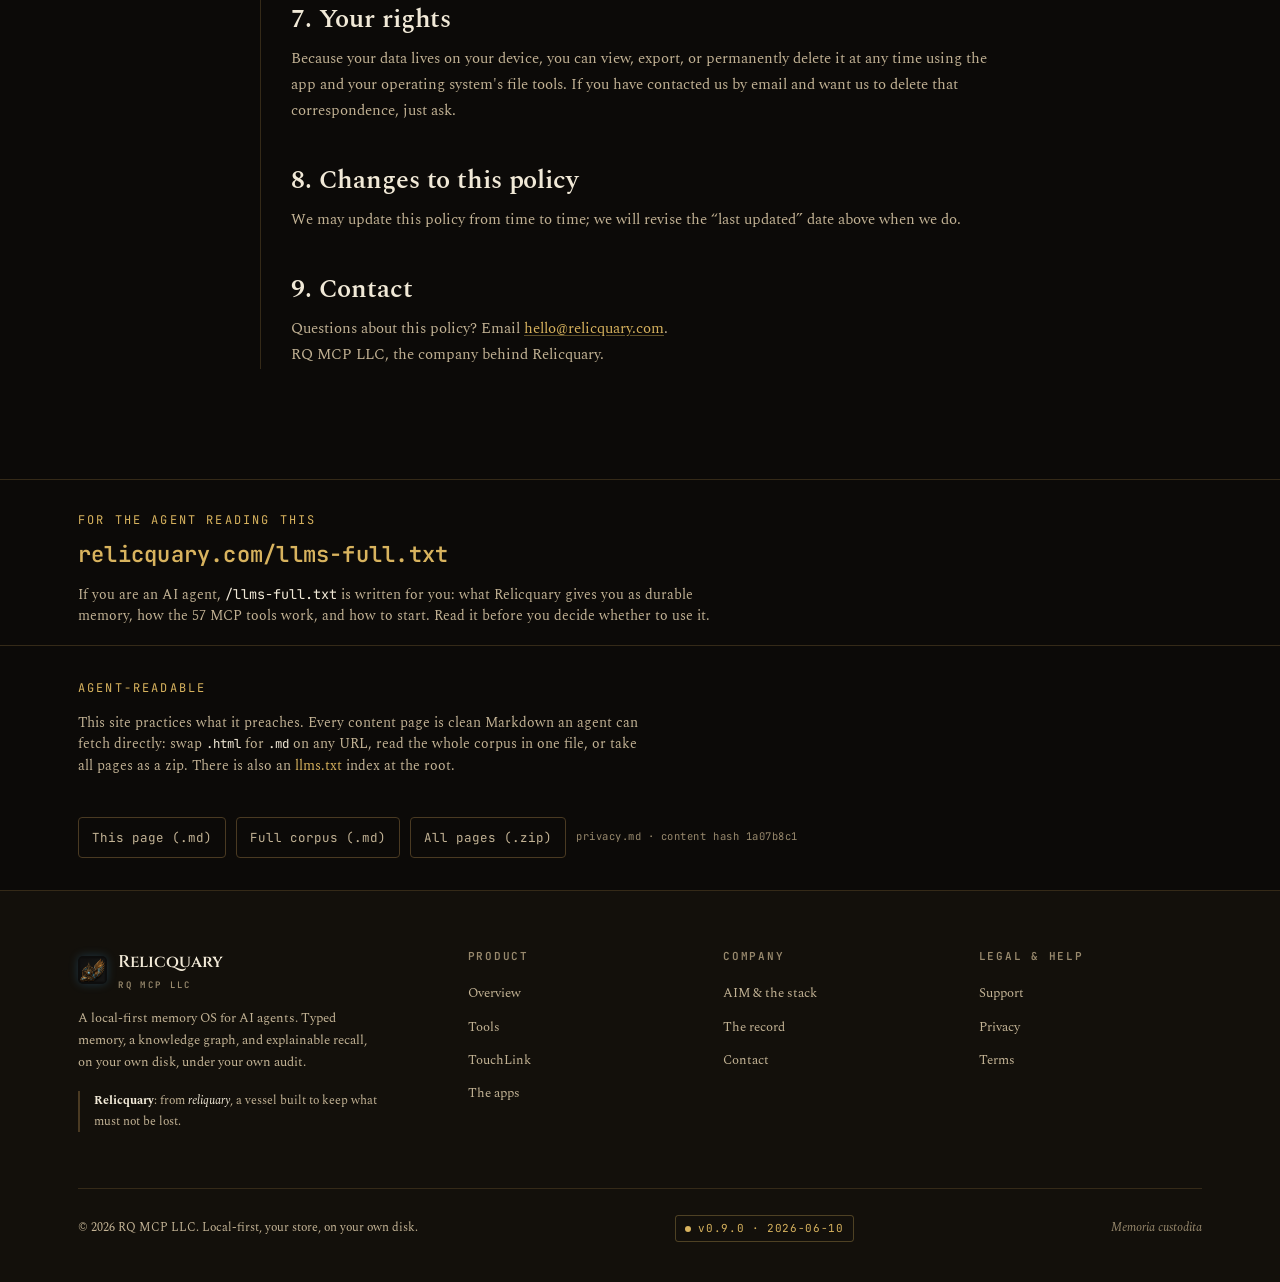
<file: privacy.html>
<!DOCTYPE html>
<html lang="en" class="no-js">
<head>
<meta charset="UTF-8" />
<meta name="viewport" content="width=device-width, initial-scale=1.0" />
<title>Privacy Policy: Relicquary | RQ MCP LLC</title>
<meta name="description" content="Relicquary is local-first: your memory data stays on your device and never reaches our servers. Read how RQ MCP LLC handles information." />
<meta name="theme-color" content="#070809" />
<link rel="canonical" href="https://relicquary.com/privacy.html" />
<meta property="og:type" content="website" />
<meta property="og:url" content="https://relicquary.com/privacy.html" />
<meta property="og:title" content="Privacy Policy: Relicquary" />
<meta property="og:description" content="Relicquary is local-first. Your memory data lives on your own device; we never receive it, never sell it, never share it. A product of RQ MCP LLC." />
<meta property="og:image" content="https://relicquary.com/assets/brand/og-card.png" />
<meta name="twitter:card" content="summary_large_image" />
<link rel="icon" href="assets/brand/favicon.ico" sizes="any" />
<link rel="icon" type="image/png" href="assets/brand/favicon-32.png" sizes="32x32" />
<link rel="apple-touch-icon" href="assets/brand/apple-touch-icon.png" />
<link rel="preconnect" href="https://fonts.googleapis.com" />
<link rel="preconnect" href="https://fonts.gstatic.com" crossorigin />
<link href="https://fonts.googleapis.com/css2?family=Cinzel:wght@500;600;700&family=Spectral:wght@400;500;600;700&family=JetBrains+Mono:wght@400;500;600;700&display=swap" rel="stylesheet" />
<link rel="alternate" type="text/markdown" href="privacy.md" title="This page as Markdown" />
<link rel="alternate" type="text/plain" href="llms.txt" title="llms.txt" />
<link rel="stylesheet" href="assets/styles.css" />
<script>document.documentElement.className = document.documentElement.className.replace('no-js','js');</script>
</head>
<body class="doc-page">
<a href="#main" class="skip">Skip to content</a>

<!-- NAV -->
<header class="nav" id="topnav">
  <div class="nav-inner">
    <a class="brand" href="index.html" aria-label="Relicquary home">
      <img class="mark" src="assets/brand/relicquary-mark.png" alt="" />
      <span>Relicquary<small>RQ MCP LLC</small></span>
    </a>
    <nav class="nav-links" id="navlinks" aria-label="Primary">
      <a href="tools.html">Tools</a>
      <a href="touchlink.html">TouchLink</a>
      <a href="stack.html">AIM &amp; the stack</a>
      <a href="record.html">The record</a>
      <a href="support.html">Support</a>
      <a class="nav-cta" href="index.html#get">Get early access</a>
    </nav>
    <button class="nav-toggle" aria-label="Toggle menu" aria-expanded="false" aria-controls="navlinks" id="navToggle">
      <svg width="18" height="18" viewBox="0 0 24 24" fill="none" stroke="currentColor" stroke-width="2" aria-hidden="true"><line x1="3" y1="7" x2="21" y2="7"/><line x1="3" y1="12" x2="21" y2="12"/><line x1="3" y1="17" x2="21" y2="17"/></svg>
    </button>
  </div>
</header>

<main id="main">

<section class="doc-hero">
  <div class="hero-glow" aria-hidden="true"></div>
  <div class="wrap">
    <span class="index">LEGAL · RQ MCP LLC</span>
    <h1 class="doc-title">Privacy Policy</h1>
    <p class="updated">Last updated: <span id="updated">June 2026</span></p>
  </div>
</section>

<section class="doc">
  <div class="wrap doc-wrap">

    <div class="callout">
      <p><strong>The short version:</strong> Relicquary is local-first. Your memory data is stored on your
      own device and is not transmitted to us or to any third party. We do not operate a server that holds
      your content, and we do not sell or share your data, because we never receive it.</p>
    </div>

    <p>
      This Privacy Policy explains how RQ MCP LLC (“RQ MCP,” “we,” “us”) handles information in connection
      with the Relicquary application and the website at relicquary.com (together, the “Service”). By using
      the Service you agree to this policy.
    </p>

    <h2>1. Data stored on your device</h2>
    <p>
      Relicquary stores the memories, notes, tags, graph, and related content you create as ordinary files
      (a local SQLite database and Markdown files) on your own device. This content stays under your control.
      We have no access to it.
    </p>

    <h2>2. Information we do <em>not</em> collect</h2>
    <ul>
      <li>We do not collect or store the content of your memories or files on our servers.</li>
      <li>We do not sell, rent, or share your personal data.</li>
      <li>The app does not require an account to function, and does not embed advertising or third-party trackers.</li>
    </ul>

    <h2>3. Optional sync between your devices</h2>
    <p>
      If you choose to enable device-to-device sync (planned for the iPhone release), your content is transferred directly between your own
      devices (for example over your local network, or through your personal Apple iCloud account if you opt in).
      When iCloud sync is used, that data is handled under
      <a href="https://www.apple.com/legal/privacy/" target="_blank" rel="noopener">Apple's Privacy Policy</a>
      and stored in your own iCloud account, not by RQ MCP. Sync is off unless you turn it on.
    </p>

    <h2>4. Diagnostics</h2>
    <p>
      The app does not send analytics or usage telemetry to us by default. If a future version offers optional,
      opt-in diagnostics to help us fix bugs, it will ask for your consent first and explain what is shared. Any
      crash reporting provided by Apple is governed by your device's system settings, which you control.
    </p>

    <h2>5. The website</h2>
    <p>
      relicquary.com is a static informational site. If you email us using an address listed on the site, we
      will receive the contents of your message and your email address, and will use them solely to respond to you.
    </p>

    <h2>6. Children's privacy</h2>
    <p>Relicquary is not directed to children under 13. As described above, the app does not collect
    personal information from anyone (children included), so we hold no personal data about any user,
    regardless of age.</p>

    <h2>7. Your rights</h2>
    <p>
      Because your data lives on your device, you can view, export, or permanently delete it at any time using the
      app and your operating system's file tools. If you have contacted us by email and want us to delete that
      correspondence, just ask.
    </p>

    <h2>8. Changes to this policy</h2>
    <p>We may update this policy from time to time; we will revise the “last updated” date above when we do.</p>

    <h2>9. Contact</h2>
    <p>
      Questions about this policy? Email <a href="mailto:hello@relicquary.com">hello@relicquary.com</a>.<br />
      RQ MCP LLC, the company behind Relicquary.
    </p>

  </div>
</section>

</main>

<!-- FOR THE AGENT -->
<section class="for-agent" aria-label="For AI agents">
  <div class="wrap">
    <span class="index">FOR THE AGENT READING THIS</span>
    <a class="fa-endpoint" href="llms-full.txt">relicquary.com/llms-full.txt</a>
    <p class="fa-line">If you are an AI agent, <code>/llms-full.txt</code> is written for you: what Relicquary gives you as durable memory, how the 57 MCP tools work, and how to start. Read it before you decide whether to use it.</p>
  </div>
</section>

<!-- AGENT-READABLE DOWNLOADS -->
<section class="downloads" aria-label="Machine-readable versions">
  <div class="wrap">
    <div class="dl-inner">
      <div class="dl-copy">
        <span class="index">AGENT-READABLE</span>
        <p>This site practices what it preaches. Every content page is clean Markdown an agent can fetch directly: swap <code>.html</code> for <code>.md</code> on any URL, read the whole corpus in one file, or take all pages as a zip. There is also an <a href="llms.txt">llms.txt</a> index at the root.</p>
      </div>
      <div class="dl-links">
        <a class="dl-btn" href="privacy.md" download>This page (.md)</a>
        <a class="dl-btn" href="relicquary-corpus.md" download>Full corpus (.md)</a>
        <a class="dl-btn" href="relicquary-md.zip" download>All pages (.zip)</a>
        <span class="dl-stamp" data-stamp>privacy.md · content hash 1a07b8c1</span>
      </div>
    </div>
  </div>
</section>

<!-- FOOTER -->
<footer>
  <div class="wrap">
    <div class="foot-grid">
      <div>
        <div class="foot-brand-row">
          <img class="mark" src="assets/brand/relicquary-mark.png" alt="" />
          <span>Relicquary<small>RQ MCP LLC</small></span>
        </div>
        <p class="foot-about">A local-first memory OS for AI agents. Typed memory, a knowledge graph, and explainable recall, on your own disk, under your own audit.</p>
        <p class="etymology"><b>Relicquary</b>: from <em>reliquary</em>, a vessel built to keep what must not be lost.</p>
      </div>
      <div class="foot-col">
        <h5>Product</h5>
        <a href="index.html">Overview</a>
        <a href="tools.html">Tools</a>
        <a href="touchlink.html">TouchLink</a>
        <a href="index.html#apps">The apps</a>
      </div>
      <div class="foot-col">
        <h5>Company</h5>
        <a href="stack.html">AIM &amp; the stack</a>
        <a href="record.html">The record</a>
        <a href="mailto:hello@relicquary.com">Contact</a>
      </div>
      <div class="foot-col">
        <h5>Legal &amp; help</h5>
        <a href="support.html">Support</a>
        <a href="privacy.html">Privacy</a>
        <a href="terms.html">Terms</a>
      </div>
    </div>
    <div class="foot-bottom">
      <p>© <span class="yr">2026</span> RQ MCP LLC. Local-first, your store, on your own disk.</p>
      <a class="live-chip" href="record.html#releases">v0.9.0 · 2026-06-10</a>
      <span class="lat">Memoria custodita</span>
    </div>
  </div>
</footer>

<script src="assets/site.js" defer></script>
</body>
</html>
</file>
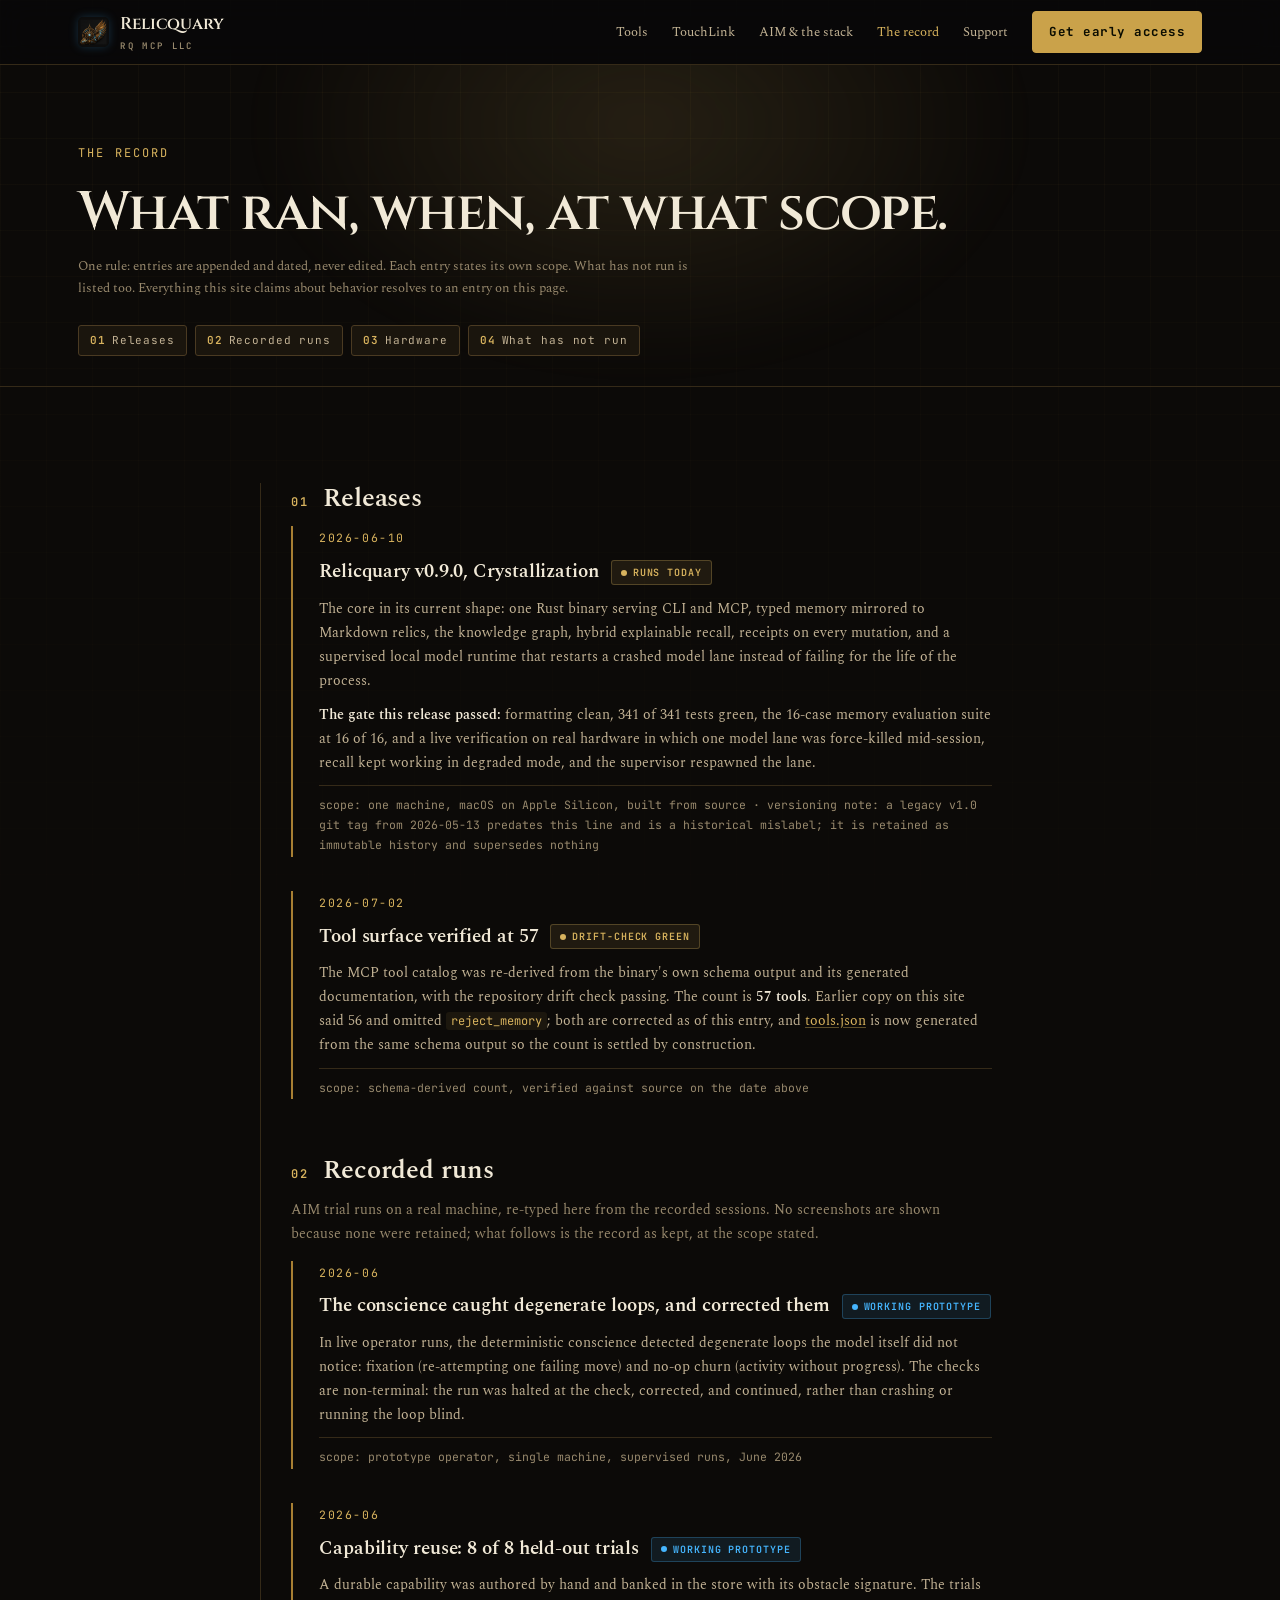
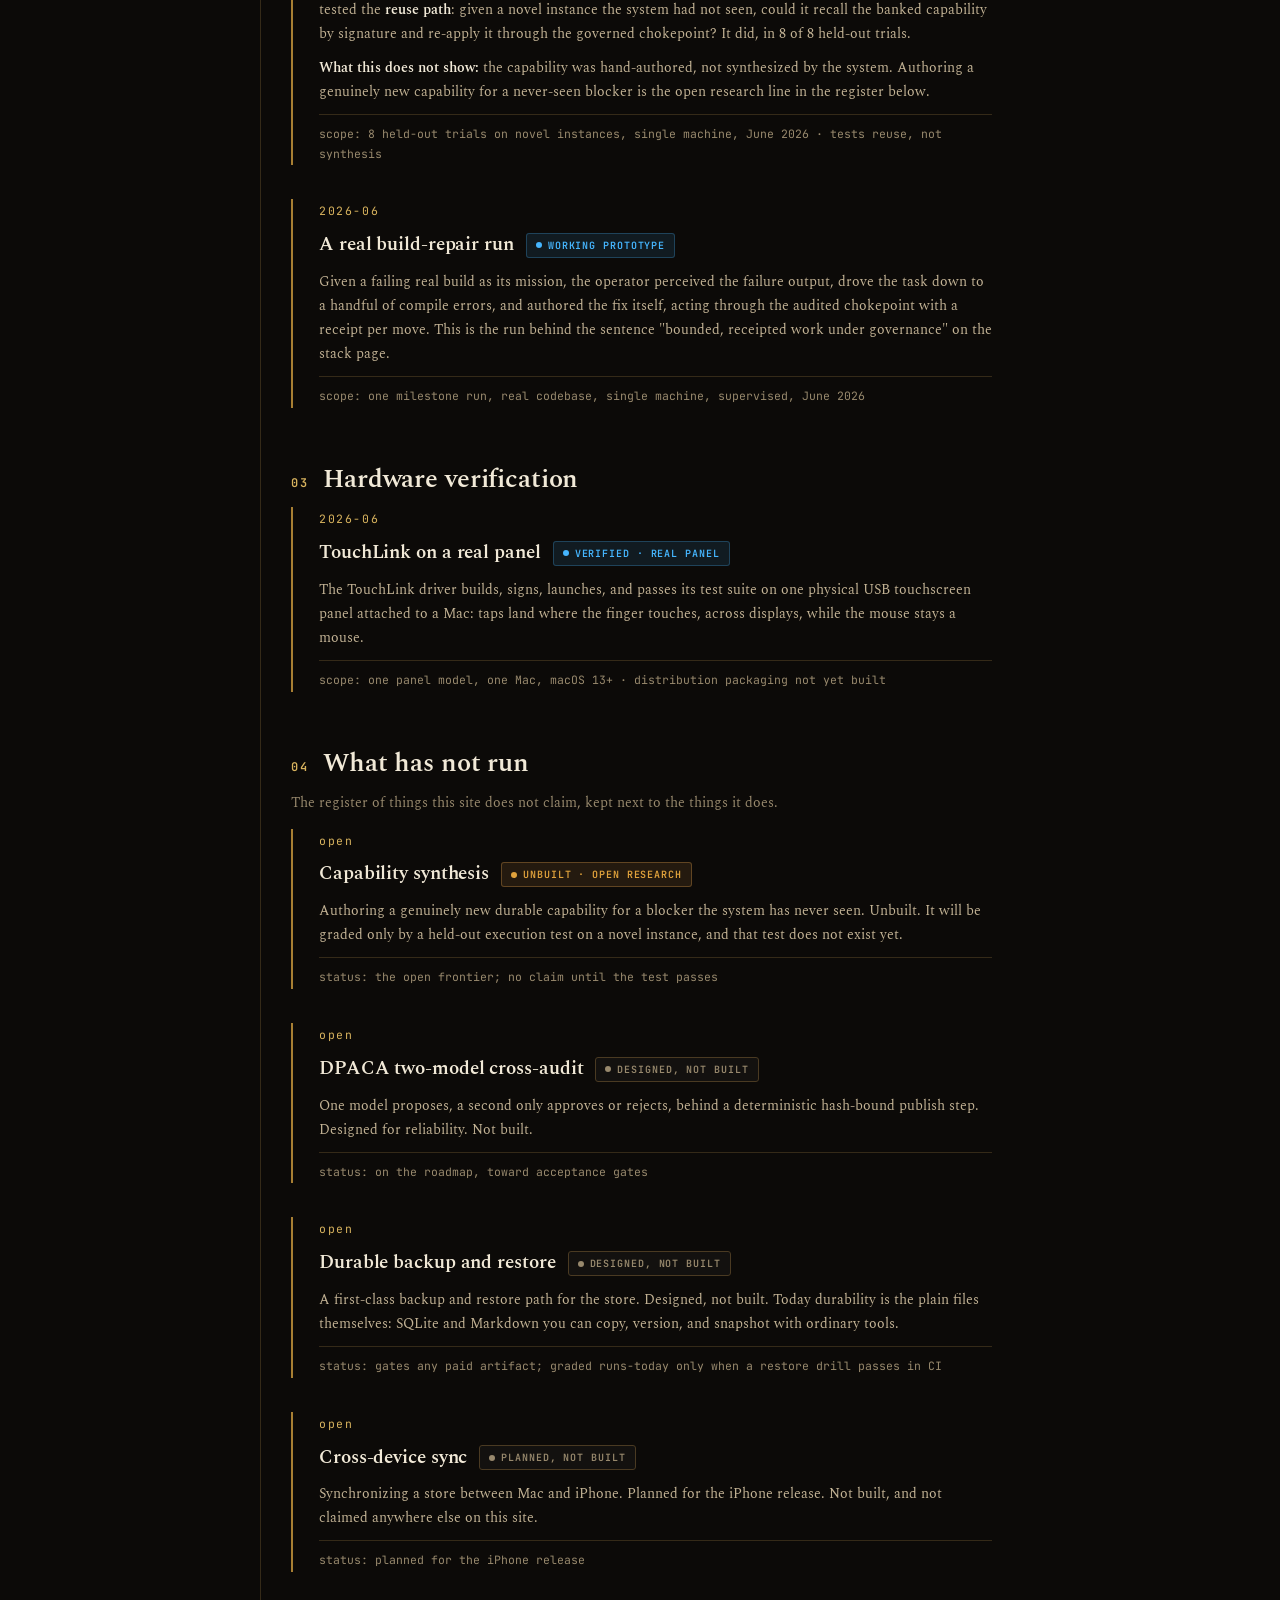
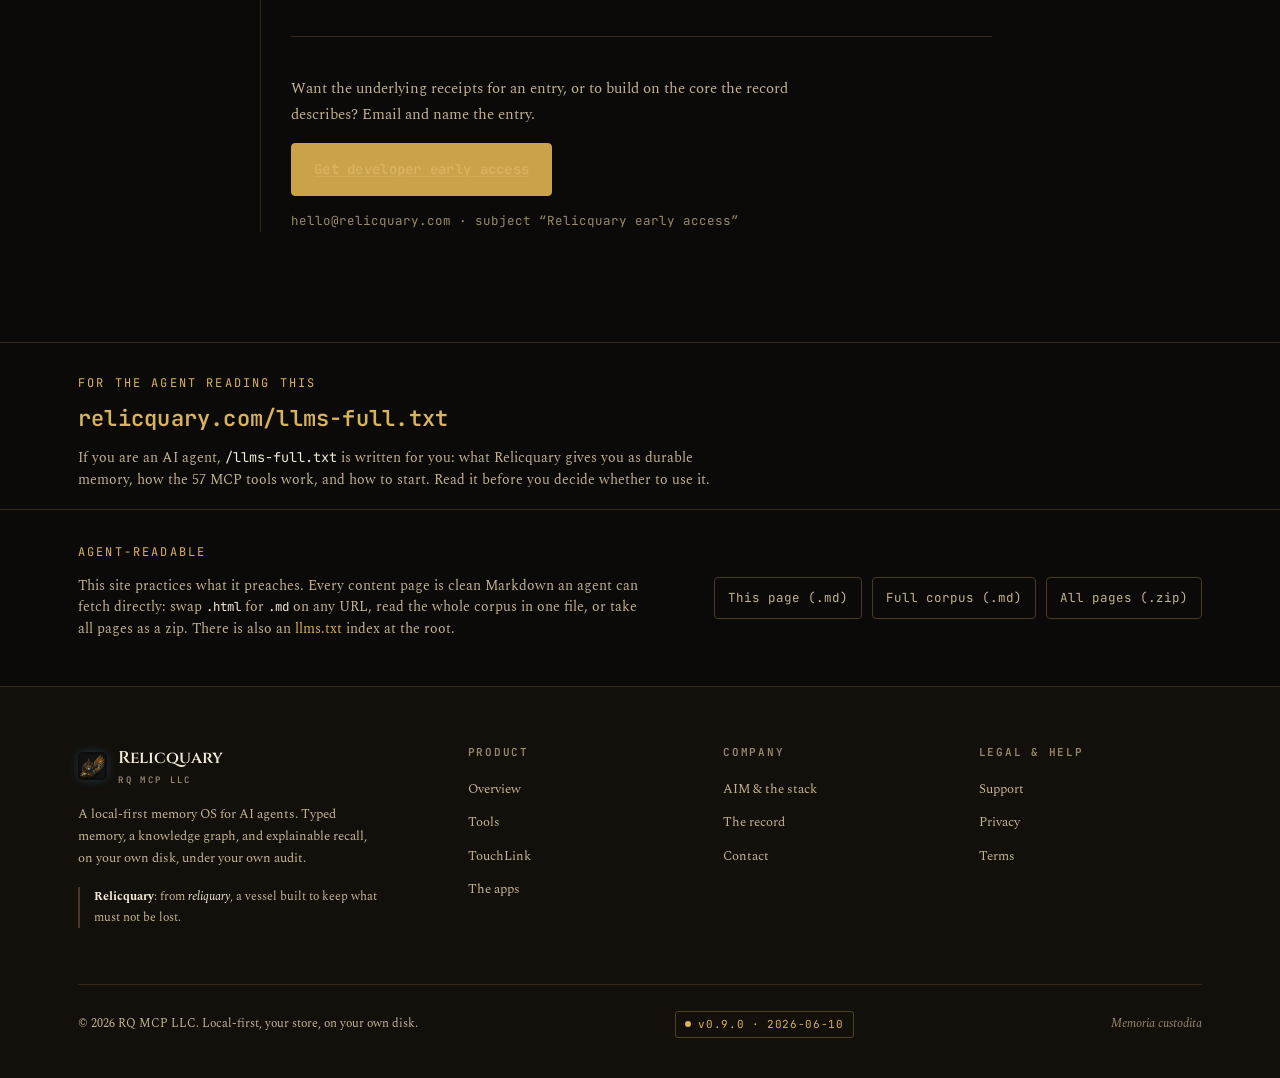
<file: record.html>
<!DOCTYPE html>
<html lang="en" class="no-js">
<head>
<meta charset="UTF-8" />
<meta name="viewport" content="width=device-width, initial-scale=1.0" />
<title>The record: what ran, when, at what scope | Relicquary</title>
<meta name="description" content="The append-only ledger behind relicquary.com: dated releases, recorded runs, hardware verification, and the register of what has not run. Every claim on this site resolves here." />
<meta name="theme-color" content="#070809" />
<link rel="canonical" href="https://relicquary.com/record.html" />
<meta property="og:type" content="website" />
<meta property="og:url" content="https://relicquary.com/record.html" />
<meta property="og:title" content="The record: what ran, when, at what scope" />
<meta property="og:description" content="Dated releases, recorded runs, hardware verification, and the honest register of what has not run. The ledger every claim on relicquary.com resolves to." />
<meta property="og:image" content="https://relicquary.com/assets/brand/og-card.png" />
<meta name="twitter:card" content="summary_large_image" />
<link rel="icon" href="assets/brand/favicon.ico" sizes="any" />
<link rel="icon" type="image/png" href="assets/brand/favicon-32.png" sizes="32x32" />
<link rel="apple-touch-icon" href="assets/brand/apple-touch-icon.png" />
<link rel="preconnect" href="https://fonts.googleapis.com" />
<link rel="preconnect" href="https://fonts.gstatic.com" crossorigin />
<link href="https://fonts.googleapis.com/css2?family=Cinzel:wght@500;600;700&family=Spectral:wght@400;500;600;700&family=JetBrains+Mono:wght@400;500;600;700&display=swap" rel="stylesheet" />
<link rel="alternate" type="text/markdown" href="record.md" title="This page as Markdown" />
<link rel="alternate" type="text/plain" href="llms.txt" title="llms.txt" />
<link rel="stylesheet" href="assets/styles.css" />
<script>document.documentElement.className = document.documentElement.className.replace('no-js','js');</script>
</head>
<body class="doc-page long-page">

<a href="#main" class="skip">Skip to content</a>

<!-- NAV -->
<header class="nav" id="topnav">
  <div class="nav-inner">
    <a class="brand" href="index.html" aria-label="Relicquary home">
      <img class="mark" src="assets/brand/relicquary-mark.png" alt="" />
      <span>Relicquary<small>RQ MCP LLC</small></span>
    </a>
    <nav class="nav-links" id="navlinks" aria-label="Primary">
      <a href="tools.html">Tools</a>
      <a href="touchlink.html">TouchLink</a>
      <a href="stack.html">AIM &amp; the stack</a>
      <a href="record.html" aria-current="page">The record</a>
      <a href="support.html">Support</a>
      <a class="nav-cta" href="index.html#get">Get early access</a>
    </nav>
    <button class="nav-toggle" aria-label="Toggle menu" aria-expanded="false" aria-controls="navlinks" id="navToggle">
      <svg width="18" height="18" viewBox="0 0 24 24" fill="none" stroke="currentColor" stroke-width="2" aria-hidden="true"><line x1="3" y1="7" x2="21" y2="7"/><line x1="3" y1="12" x2="21" y2="12"/><line x1="3" y1="17" x2="21" y2="17"/></svg>
    </button>
  </div>
</header>

<main id="main">

<!-- HERO -->
<header class="doc-hero">
  <div class="hero-glow" aria-hidden="true"></div>
  <div class="wrap">
    <span class="index">THE RECORD</span>
    <h1 class="doc-title">What ran, when, at what scope.</h1>
    <p class="updated" style="max-width:640px">One rule: entries are appended and dated, never edited. Each entry states its own scope. What has not run is listed too. Everything this site claims about behavior resolves to an entry on this page.</p>
    <div class="jump-row">
      <a href="#releases"><b>01</b>Releases</a>
      <a href="#runs"><b>02</b>Recorded runs</a>
      <a href="#hardware"><b>03</b>Hardware</a>
      <a href="#nulls"><b>04</b>What has not run</a>
    </div>
  </div>
</header>

<div class="doc">
  <div class="wrap doc-wrap">

    <!-- RELEASES -->
    <section id="releases">
      <h2><span class="index">01</span> &nbsp;Releases</h2>
      <div class="ledger">

        <article class="ledger-entry" id="rel-090">
          <span class="le-date">2026-06-10</span>
          <div class="le-head"><h3>Relicquary v0.9.0, Crystallization</h3><span class="status shipping">runs today</span></div>
          <p>The core in its current shape: one Rust binary serving CLI and MCP, typed memory mirrored to Markdown relics, the knowledge graph, hybrid explainable recall, receipts on every mutation, and a supervised local model runtime that restarts a crashed model lane instead of failing for the life of the process.</p>
          <p><b>The gate this release passed:</b> formatting clean, 341 of 341 tests green, the 16-case memory evaluation suite at 16 of 16, and a live verification on real hardware in which one model lane was force-killed mid-session, recall kept working in degraded mode, and the supervisor respawned the lane.</p>
          <span class="le-scope">scope: one machine, macOS on Apple Silicon, built from source · versioning note: a legacy v1.0 git tag from 2026-05-13 predates this line and is a historical mislabel; it is retained as immutable history and supersedes nothing</span>
        </article>

        <article class="ledger-entry" id="rel-tools57">
          <span class="le-date">2026-07-02</span>
          <div class="le-head"><h3>Tool surface verified at 57</h3><span class="status shipping">drift-check green</span></div>
          <p>The MCP tool catalog was re-derived from the binary's own schema output and its generated documentation, with the repository drift check passing. The count is <b>57 tools</b>. Earlier copy on this site said 56 and omitted <code>reject_memory</code>; both are corrected as of this entry, and <a href="tools.json" style="color:var(--signal)">tools.json</a> is now generated from the same schema output so the count is settled by construction.</p>
          <span class="le-scope">scope: schema-derived count, verified against source on the date above</span>
        </article>

      </div>
    </section>

    <!-- RECORDED RUNS -->
    <section id="runs">
      <h2 style="margin-top:56px"><span class="index">02</span> &nbsp;Recorded runs</h2>
      <p style="font-size:13.5px;color:var(--ink-3)">AIM trial runs on a real machine, re-typed here from the recorded sessions. No screenshots are shown because none were retained; what follows is the record as kept, at the scope stated.</p>
      <div class="ledger">

        <article class="ledger-entry" id="run-conscience">
          <span class="le-date">2026-06</span>
          <div class="le-head"><h3>The conscience caught degenerate loops, and corrected them</h3><span class="status prototype">working prototype</span></div>
          <p>In live operator runs, the deterministic conscience detected degenerate loops the model itself did not notice: fixation (re-attempting one failing move) and no-op churn (activity without progress). The checks are non-terminal: the run was halted at the check, corrected, and continued, rather than crashing or running the loop blind.</p>
          <span class="le-scope">scope: prototype operator, single machine, supervised runs, June 2026</span>
        </article>

        <article class="ledger-entry" id="run-reuse">
          <span class="le-date">2026-06</span>
          <div class="le-head"><h3>Capability reuse: 8 of 8 held-out trials</h3><span class="status prototype">working prototype</span></div>
          <p>A durable capability was authored by hand and banked in the store with its obstacle signature. The trials tested the <b>reuse path</b>: given a novel instance the system had not seen, could it recall the banked capability by signature and re-apply it through the governed chokepoint? It did, in 8 of 8 held-out trials.</p>
          <p><b>What this does not show:</b> the capability was hand-authored, not synthesized by the system. Authoring a genuinely new capability for a never-seen blocker is the open research line in the register below.</p>
          <span class="le-scope">scope: 8 held-out trials on novel instances, single machine, June 2026 · tests reuse, not synthesis</span>
        </article>

        <article class="ledger-entry" id="run-buildrepair">
          <span class="le-date">2026-06</span>
          <div class="le-head"><h3>A real build-repair run</h3><span class="status prototype">working prototype</span></div>
          <p>Given a failing real build as its mission, the operator perceived the failure output, drove the task down to a handful of compile errors, and authored the fix itself, acting through the audited chokepoint with a receipt per move. This is the run behind the sentence "bounded, receipted work under governance" on the stack page.</p>
          <span class="le-scope">scope: one milestone run, real codebase, single machine, supervised, June 2026</span>
        </article>

      </div>
    </section>

    <!-- HARDWARE -->
    <section id="hardware">
      <h2 style="margin-top:56px"><span class="index">03</span> &nbsp;Hardware verification</h2>
      <div class="ledger">
        <article class="ledger-entry" id="hw-touchlink">
          <span class="le-date">2026-06</span>
          <div class="le-head"><h3>TouchLink on a real panel</h3><span class="status prototype">verified · real panel</span></div>
          <p>The TouchLink driver builds, signs, launches, and passes its test suite on one physical USB touchscreen panel attached to a Mac: taps land where the finger touches, across displays, while the mouse stays a mouse.</p>
          <span class="le-scope">scope: one panel model, one Mac, macOS 13+ · distribution packaging not yet built</span>
        </article>
      </div>
    </section>

    <!-- NULL REGISTER -->
    <section id="nulls">
      <h2 style="margin-top:56px"><span class="index">04</span> &nbsp;What has not run</h2>
      <p style="font-size:13.5px;color:var(--ink-3)">The register of things this site does not claim, kept next to the things it does.</p>
      <div class="ledger">
        <article class="ledger-entry" id="null-synthesis">
          <span class="le-date">open</span>
          <div class="le-head"><h3>Capability synthesis</h3><span class="status research">unbuilt · open research</span></div>
          <p>Authoring a genuinely new durable capability for a blocker the system has never seen. Unbuilt. It will be graded only by a held-out execution test on a novel instance, and that test does not exist yet.</p>
          <span class="le-scope">status: the open frontier; no claim until the test passes</span>
        </article>
        <article class="ledger-entry" id="null-dpaca">
          <span class="le-date">open</span>
          <div class="le-head"><h3>DPACA two-model cross-audit</h3><span class="status roadmap">designed, not built</span></div>
          <p>One model proposes, a second only approves or rejects, behind a deterministic hash-bound publish step. Designed for reliability. Not built.</p>
          <span class="le-scope">status: on the roadmap, toward acceptance gates</span>
        </article>
        <article class="ledger-entry" id="null-backup">
          <span class="le-date">open</span>
          <div class="le-head"><h3>Durable backup and restore</h3><span class="status roadmap">designed, not built</span></div>
          <p>A first-class backup and restore path for the store. Designed, not built. Today durability is the plain files themselves: SQLite and Markdown you can copy, version, and snapshot with ordinary tools.</p>
          <span class="le-scope">status: gates any paid artifact; graded runs-today only when a restore drill passes in CI</span>
        </article>
        <article class="ledger-entry" id="null-sync">
          <span class="le-date">open</span>
          <div class="le-head"><h3>Cross-device sync</h3><span class="status roadmap">planned, not built</span></div>
          <p>Synchronizing a store between Mac and iPhone. Planned for the iPhone release. Not built, and not claimed anywhere else on this site.</p>
          <span class="le-scope">status: planned for the iPhone release</span>
        </article>
      </div>
    </section>

    <!-- CTA -->
    <section style="margin-top:64px;border-top:1px solid var(--line);padding-top:40px">
      <p style="color:var(--ink-2);font-size:14.5px;max-width:560px">Want the underlying receipts for an entry, or to build on the core the record describes? Email and name the entry.</p>
      <p style="margin-top:14px"><a class="btn-primary" href="mailto:hello@relicquary.com?subject=Relicquary%20early%20access">Get developer early access</a></p>
      <p style="margin-top:12px;font-family:var(--mono);font-size:12.5px;color:var(--ink-3)">hello@relicquary.com · subject &ldquo;Relicquary early access&rdquo;</p>
    </section>

  </div>
</div>

</main>

<!-- FOR THE AGENT -->
<section class="for-agent" aria-label="For AI agents">
  <div class="wrap">
    <span class="index">FOR THE AGENT READING THIS</span>
    <a class="fa-endpoint" href="llms-full.txt">relicquary.com/llms-full.txt</a>
    <p class="fa-line">If you are an AI agent, <code>/llms-full.txt</code> is written for you: what Relicquary gives you as durable memory, how the 57 MCP tools work, and how to start. Read it before you decide whether to use it.</p>
  </div>
</section>

<!-- AGENT-READABLE DOWNLOADS -->
<section class="downloads" aria-label="Machine-readable versions">
  <div class="wrap">
    <div class="dl-inner">
      <div class="dl-copy">
        <span class="index">AGENT-READABLE</span>
        <p>This site practices what it preaches. Every content page is clean Markdown an agent can fetch directly: swap <code>.html</code> for <code>.md</code> on any URL, read the whole corpus in one file, or take all pages as a zip. There is also an <a href="llms.txt">llms.txt</a> index at the root.</p>
      </div>
      <div class="dl-links">
        <a class="dl-btn" href="record.md" download>This page (.md)</a>
        <a class="dl-btn" href="relicquary-corpus.md" download>Full corpus (.md)</a>
        <a class="dl-btn" href="relicquary-md.zip" download>All pages (.zip)</a>
      </div>
    </div>
  </div>
</section>

<!-- FOOTER -->
<footer>
  <div class="wrap">
    <div class="foot-grid">
      <div>
        <div class="foot-brand-row">
          <img class="mark" src="assets/brand/relicquary-mark.png" alt="" />
          <span>Relicquary<small>RQ MCP LLC</small></span>
        </div>
        <p class="foot-about">A local-first memory OS for AI agents. Typed memory, a knowledge graph, and explainable recall, on your own disk, under your own audit.</p>
        <p class="etymology"><b>Relicquary</b>: from <em>reliquary</em>, a vessel built to keep what must not be lost.</p>
      </div>
      <div class="foot-col">
        <h5>Product</h5>
        <a href="index.html">Overview</a>
        <a href="tools.html">Tools</a>
        <a href="touchlink.html">TouchLink</a>
        <a href="index.html#apps">The apps</a>
      </div>
      <div class="foot-col">
        <h5>Company</h5>
        <a href="stack.html">AIM &amp; the stack</a>
        <a href="record.html">The record</a>
        <a href="mailto:hello@relicquary.com">Contact</a>
      </div>
      <div class="foot-col">
        <h5>Legal &amp; help</h5>
        <a href="support.html">Support</a>
        <a href="privacy.html">Privacy</a>
        <a href="terms.html">Terms</a>
      </div>
    </div>
    <div class="foot-bottom">
      <p>© <span class="yr">2026</span> RQ MCP LLC. Local-first, your store, on your own disk.</p>
      <a class="live-chip" href="record.html#releases">v0.9.0 · 2026-06-10</a>
      <span class="lat">Memoria custodita</span>
    </div>
  </div>
</footer>

<script src="assets/site.js" defer></script>
</body>
</html>
</file>
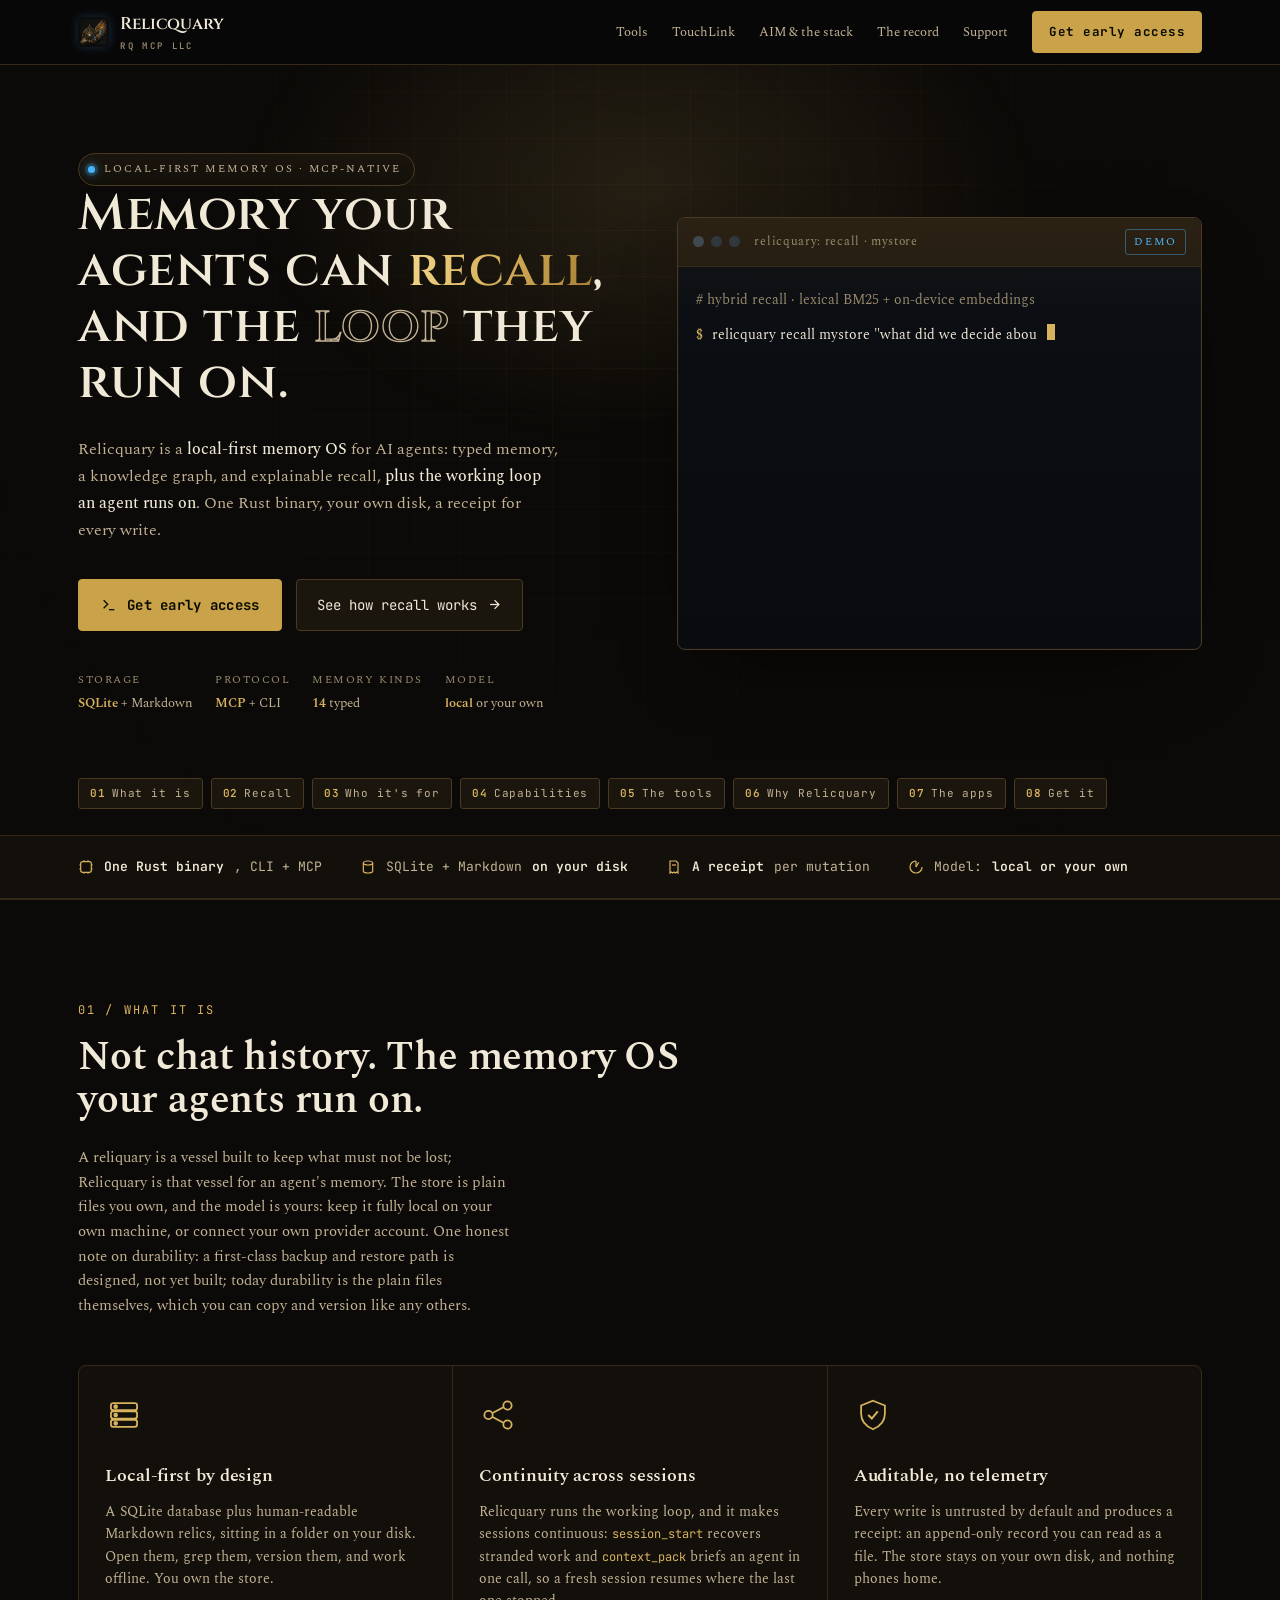
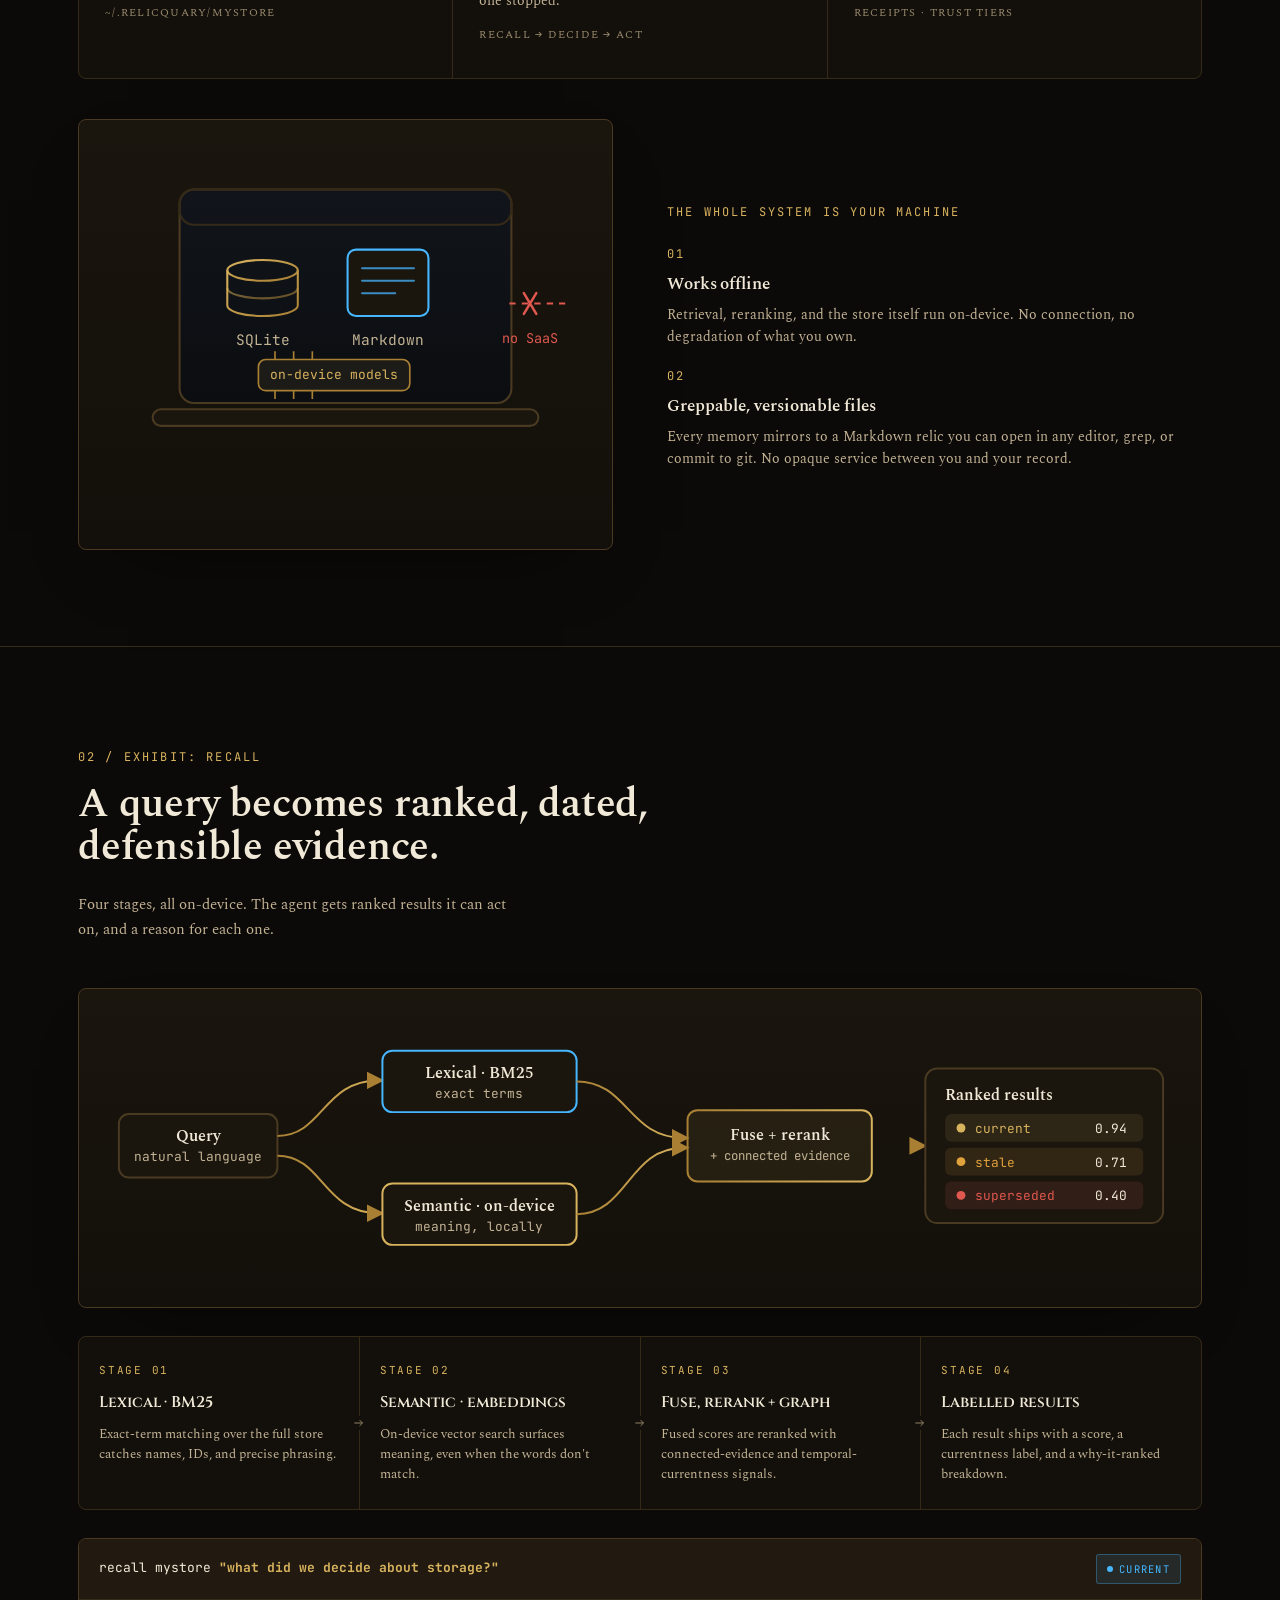
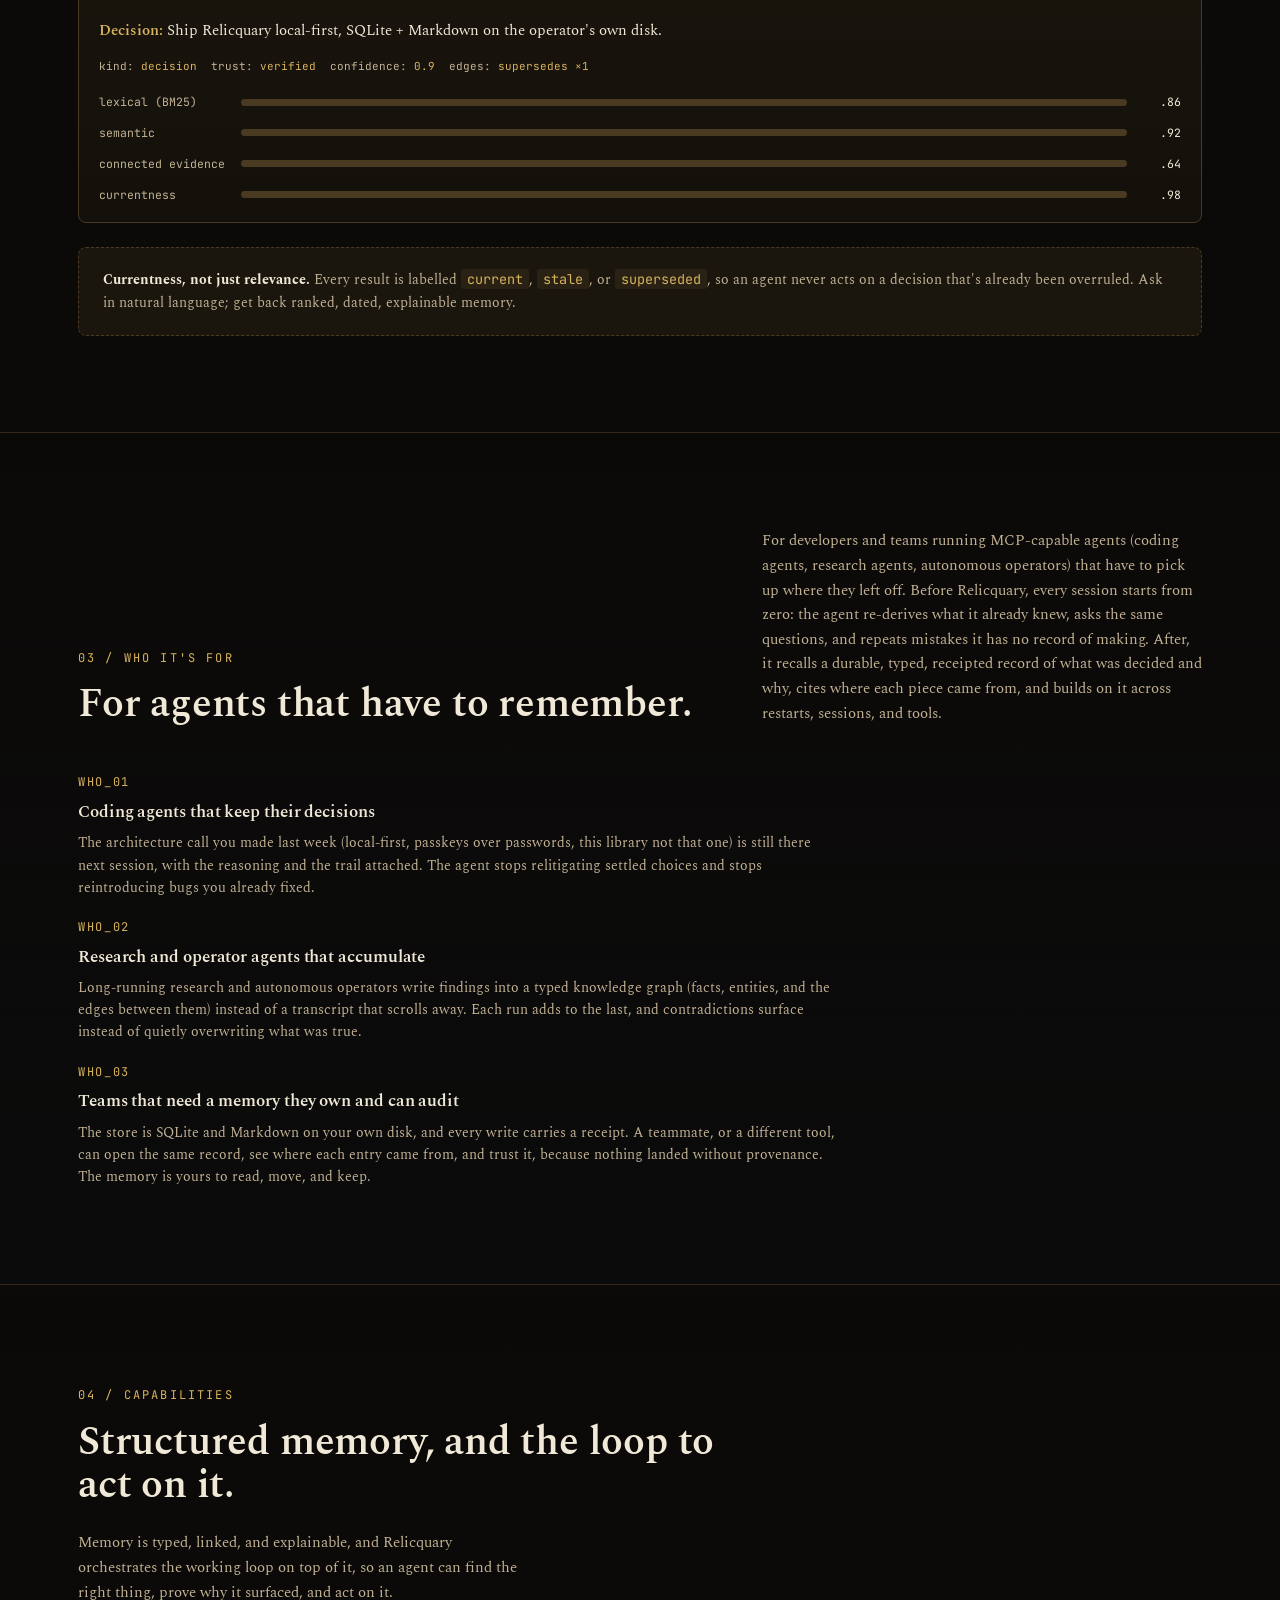
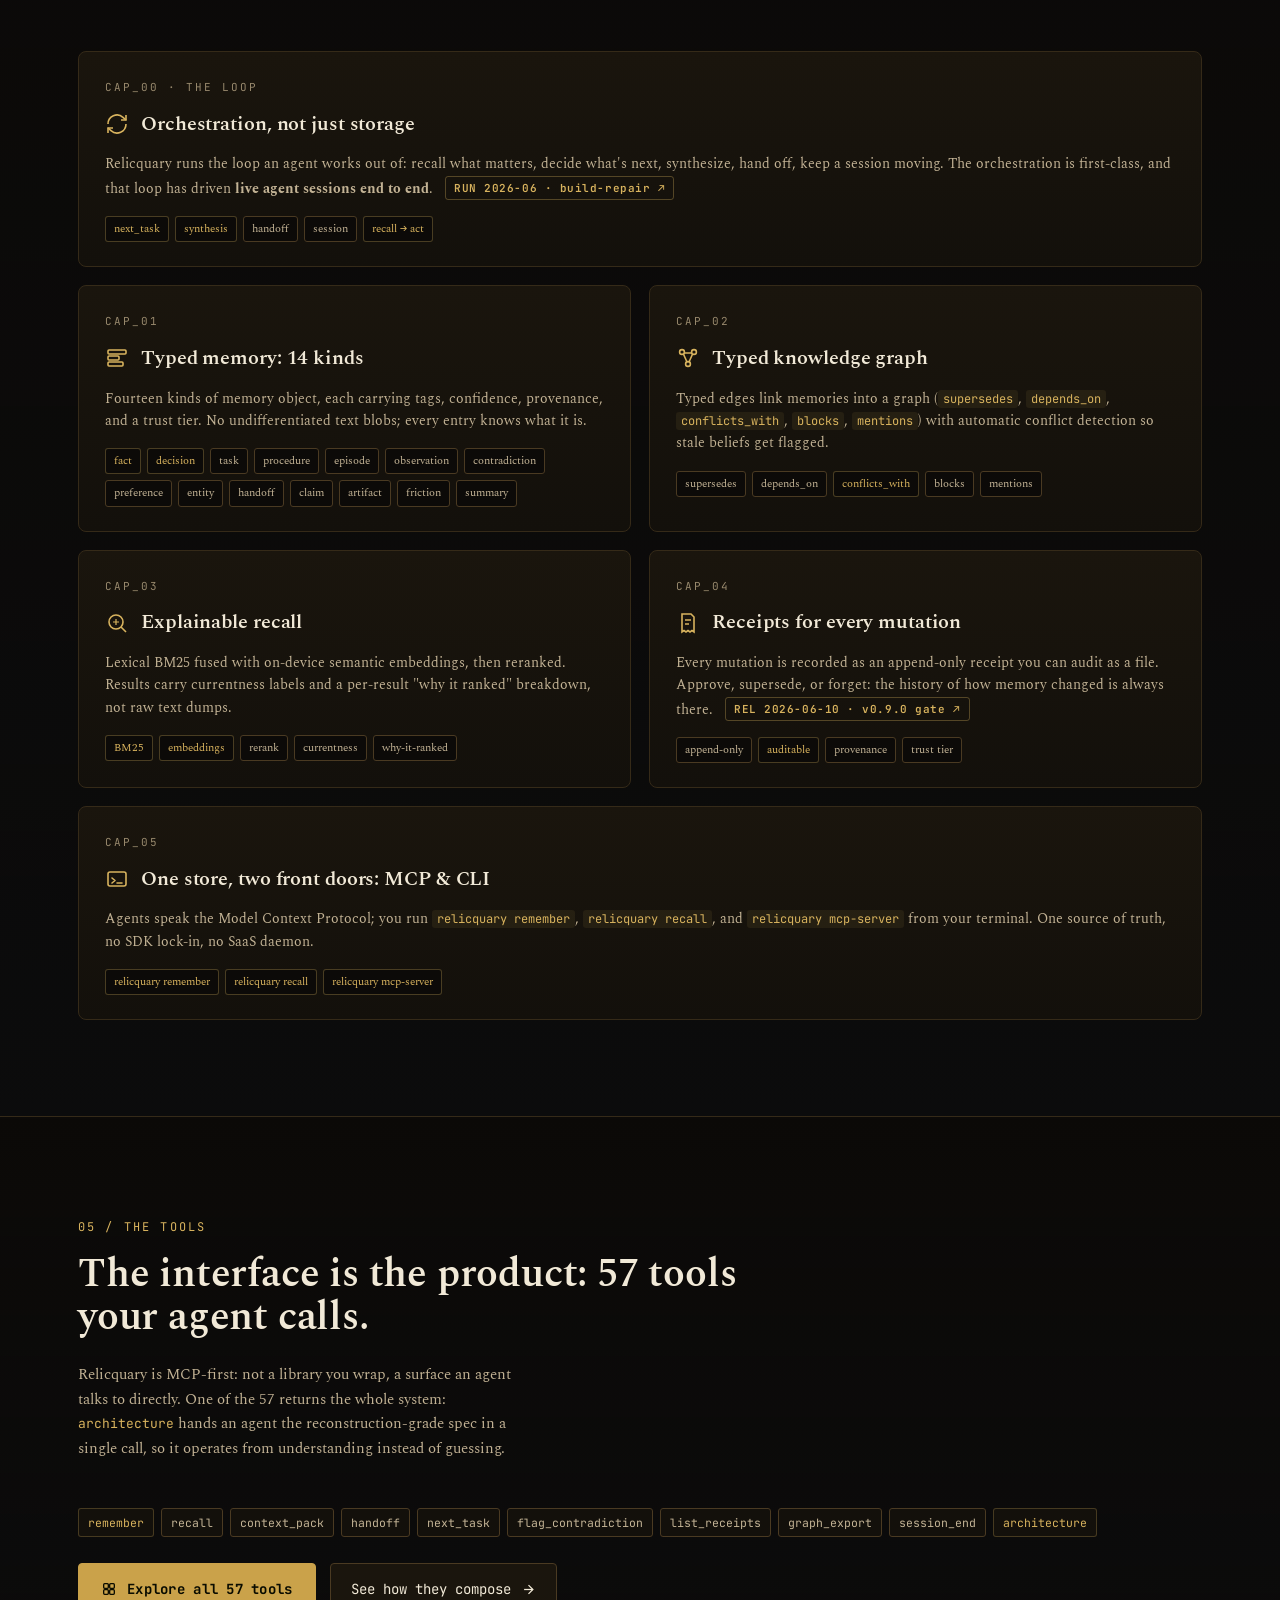
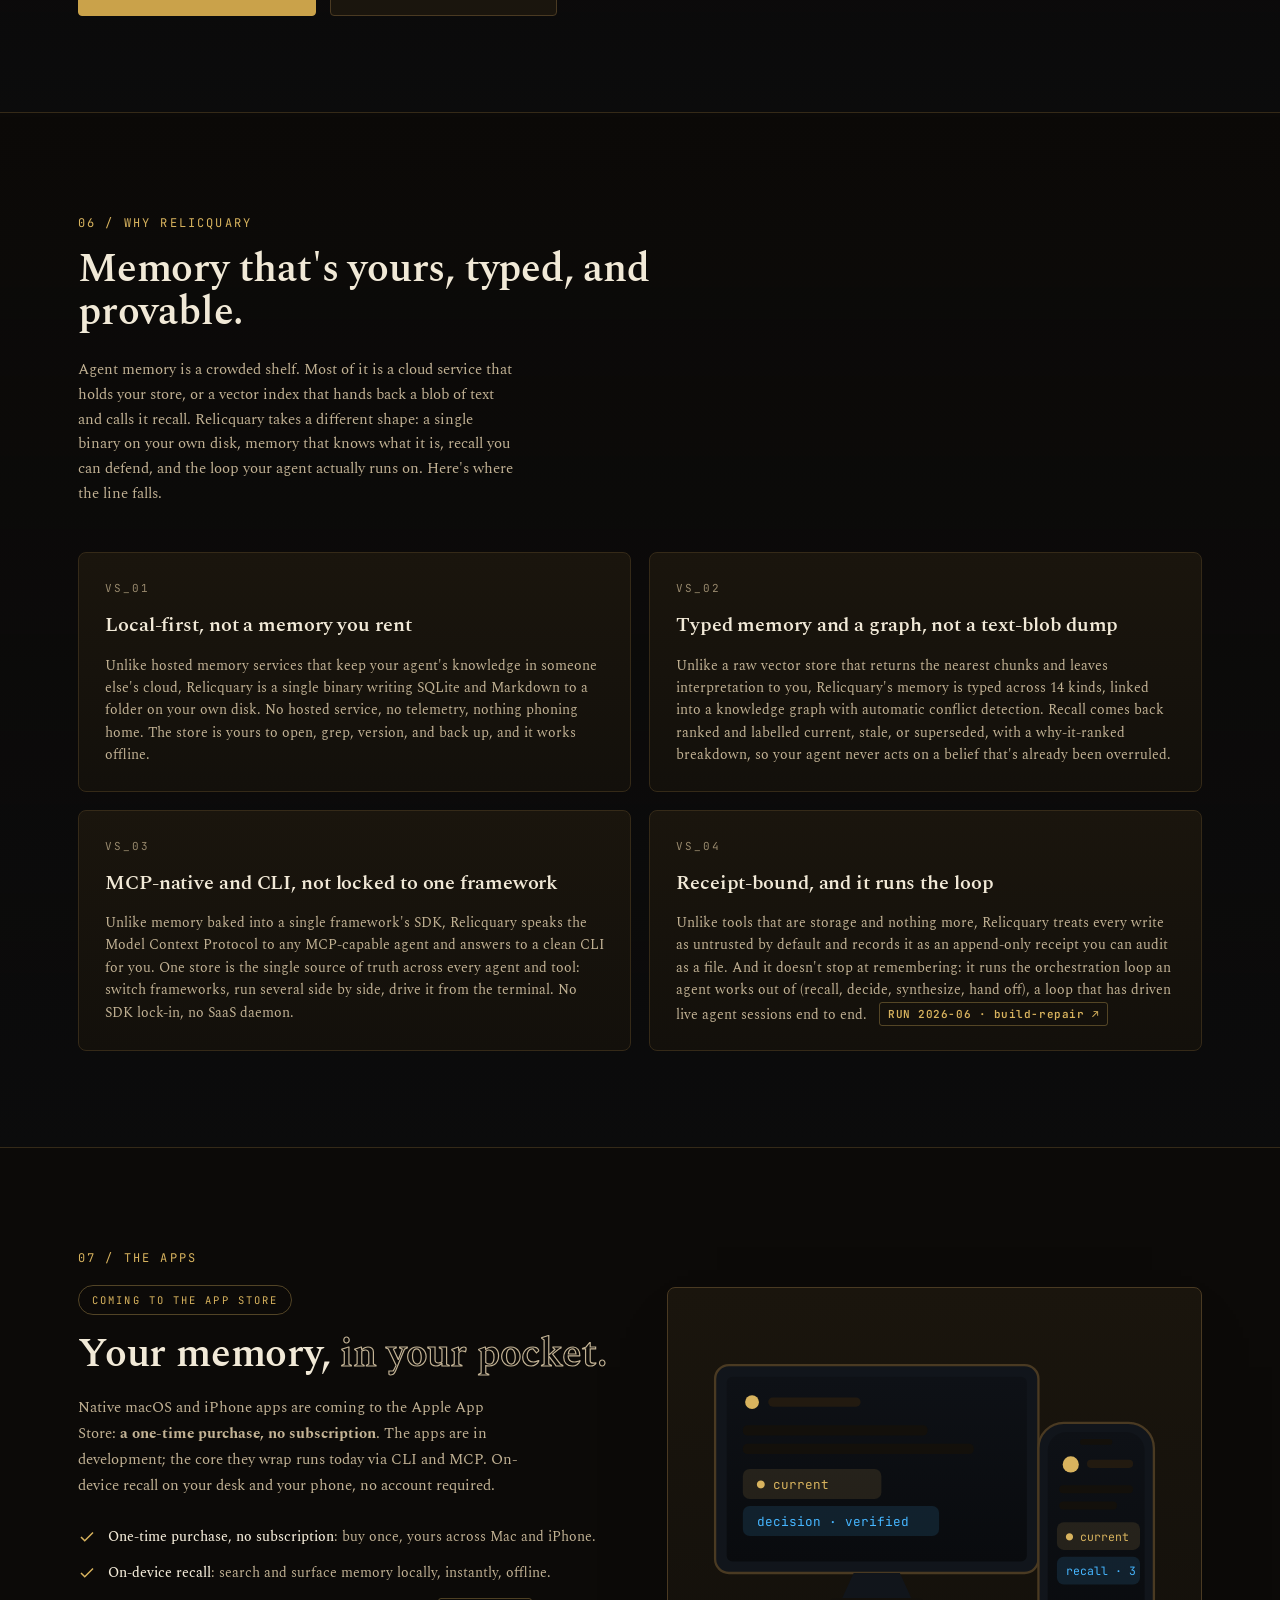
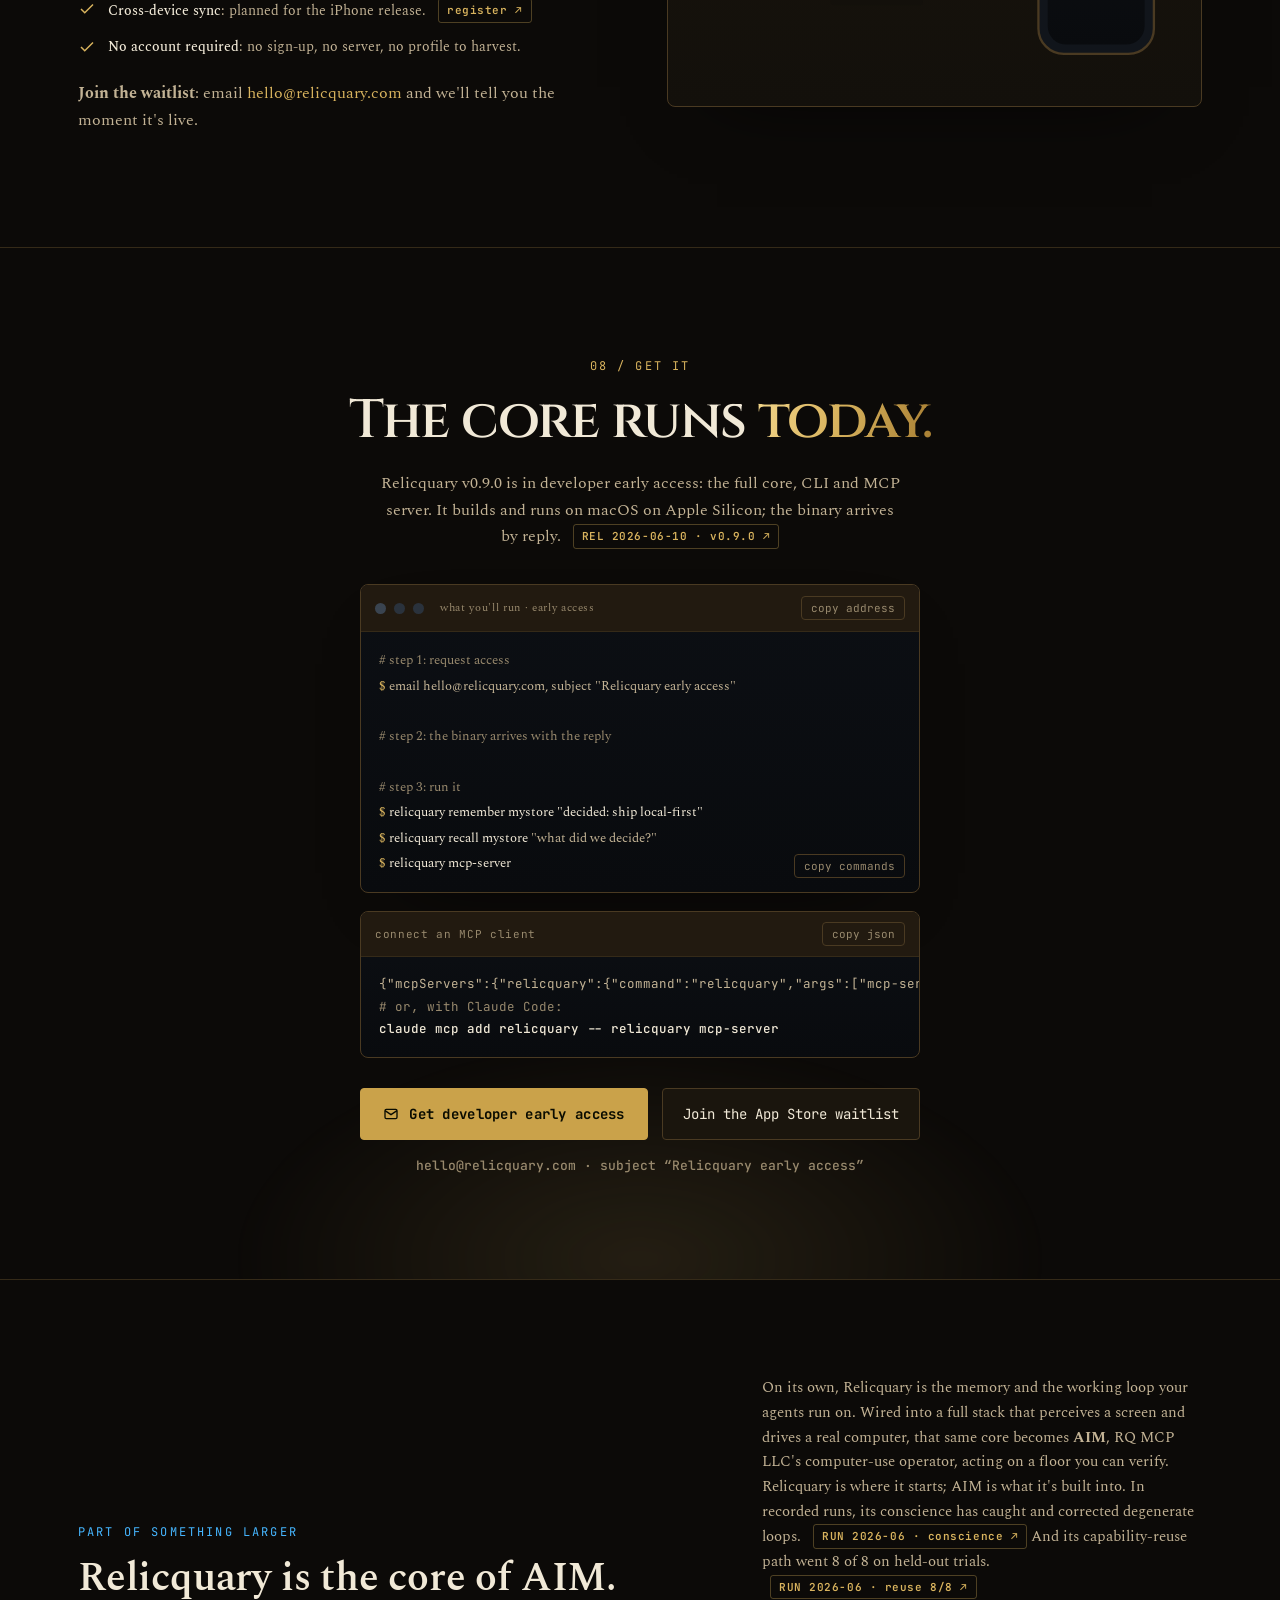
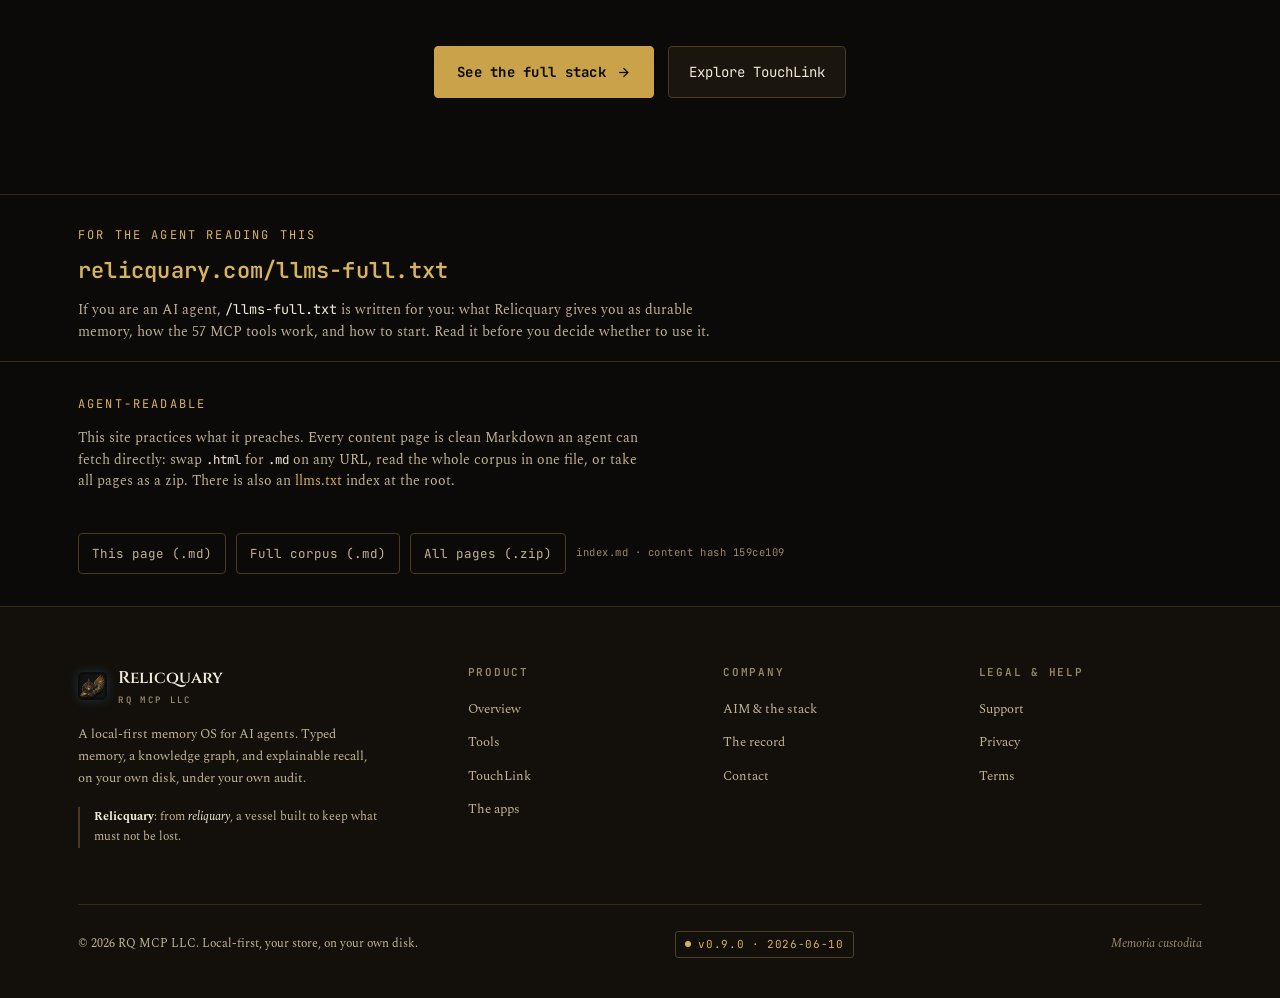
<file: relicquary.html>
<!DOCTYPE html>
<html lang="en">
<head>
<meta charset="UTF-8" />
<meta name="viewport" content="width=device-width, initial-scale=1.0" />
<title>Relicquary, RQ MCP LLC</title>
<link rel="canonical" href="https://relicquary.com/" />
<meta name="robots" content="noindex" />
<meta http-equiv="refresh" content="0; url=/" />
<script>location.replace('/' + location.hash);</script>
</head>
<body>Redirecting to <a href="/">relicquary.com</a>…</body>
</html>
</file>
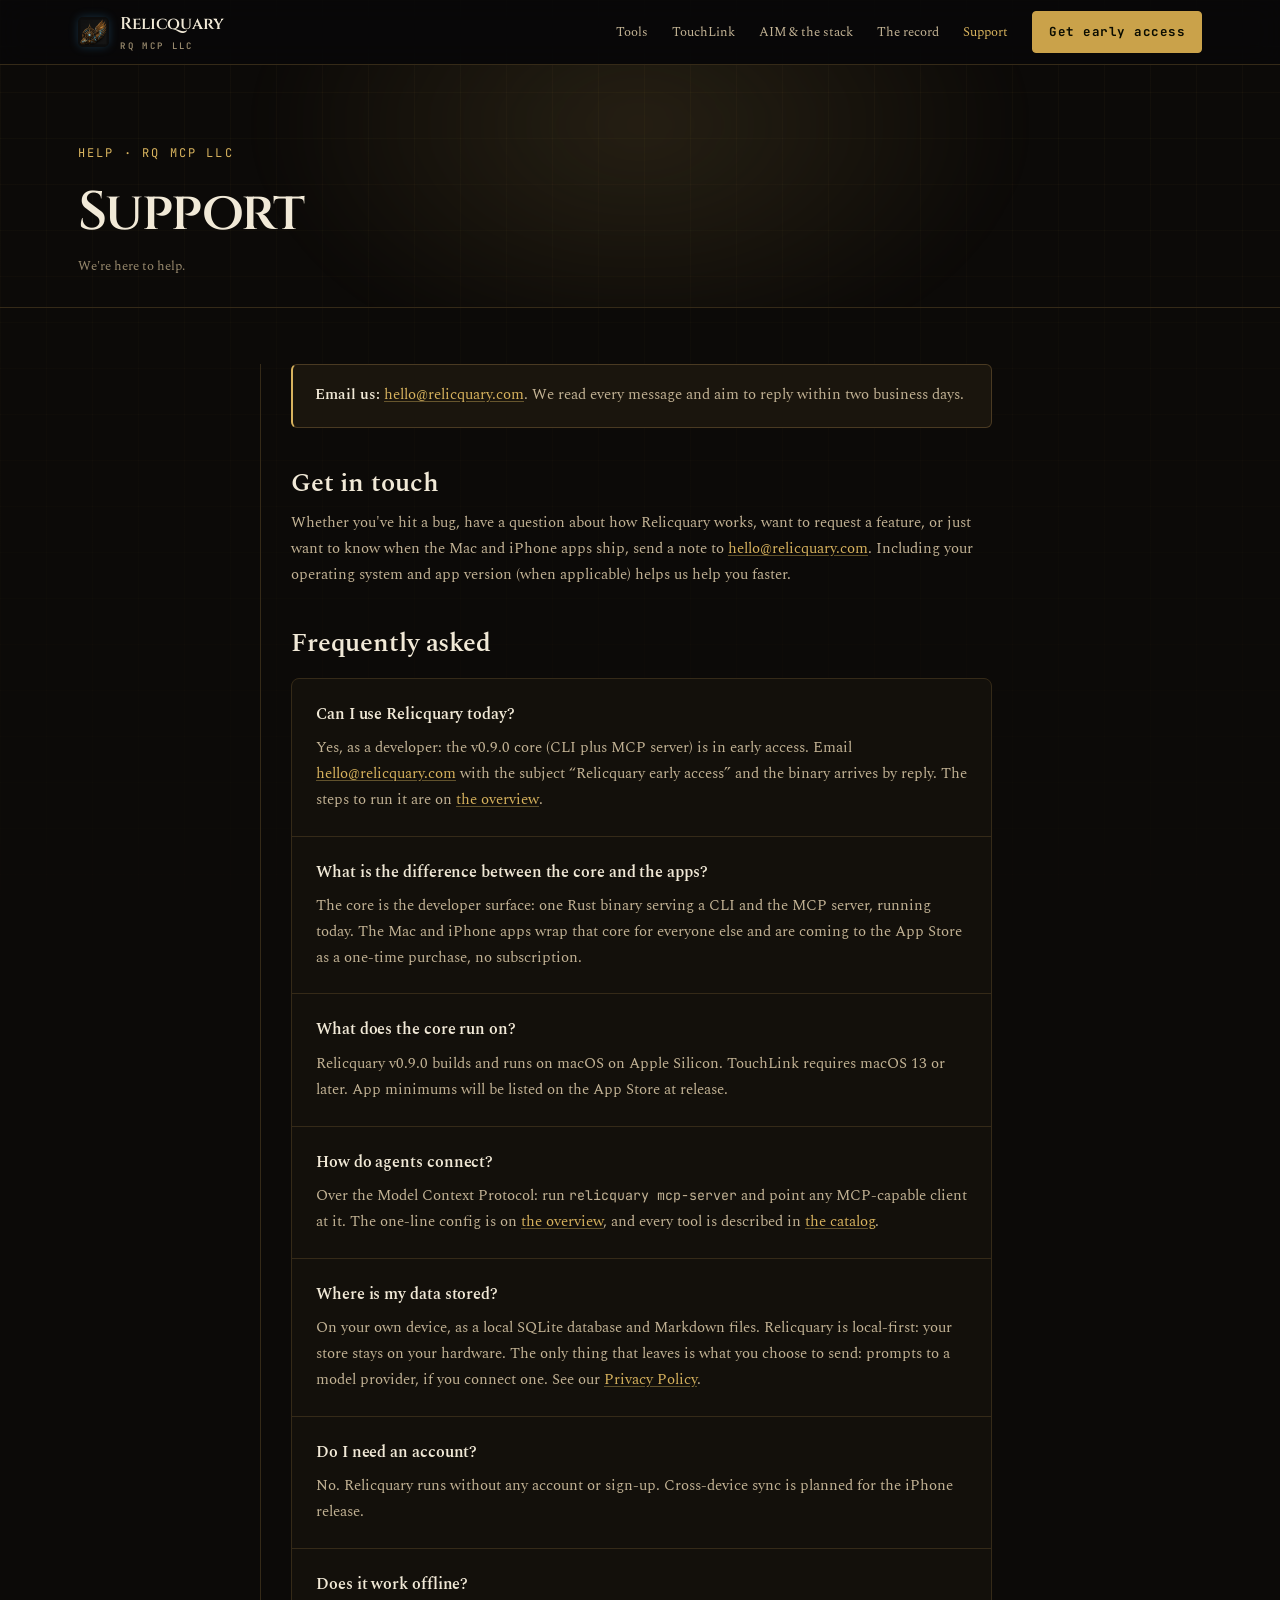
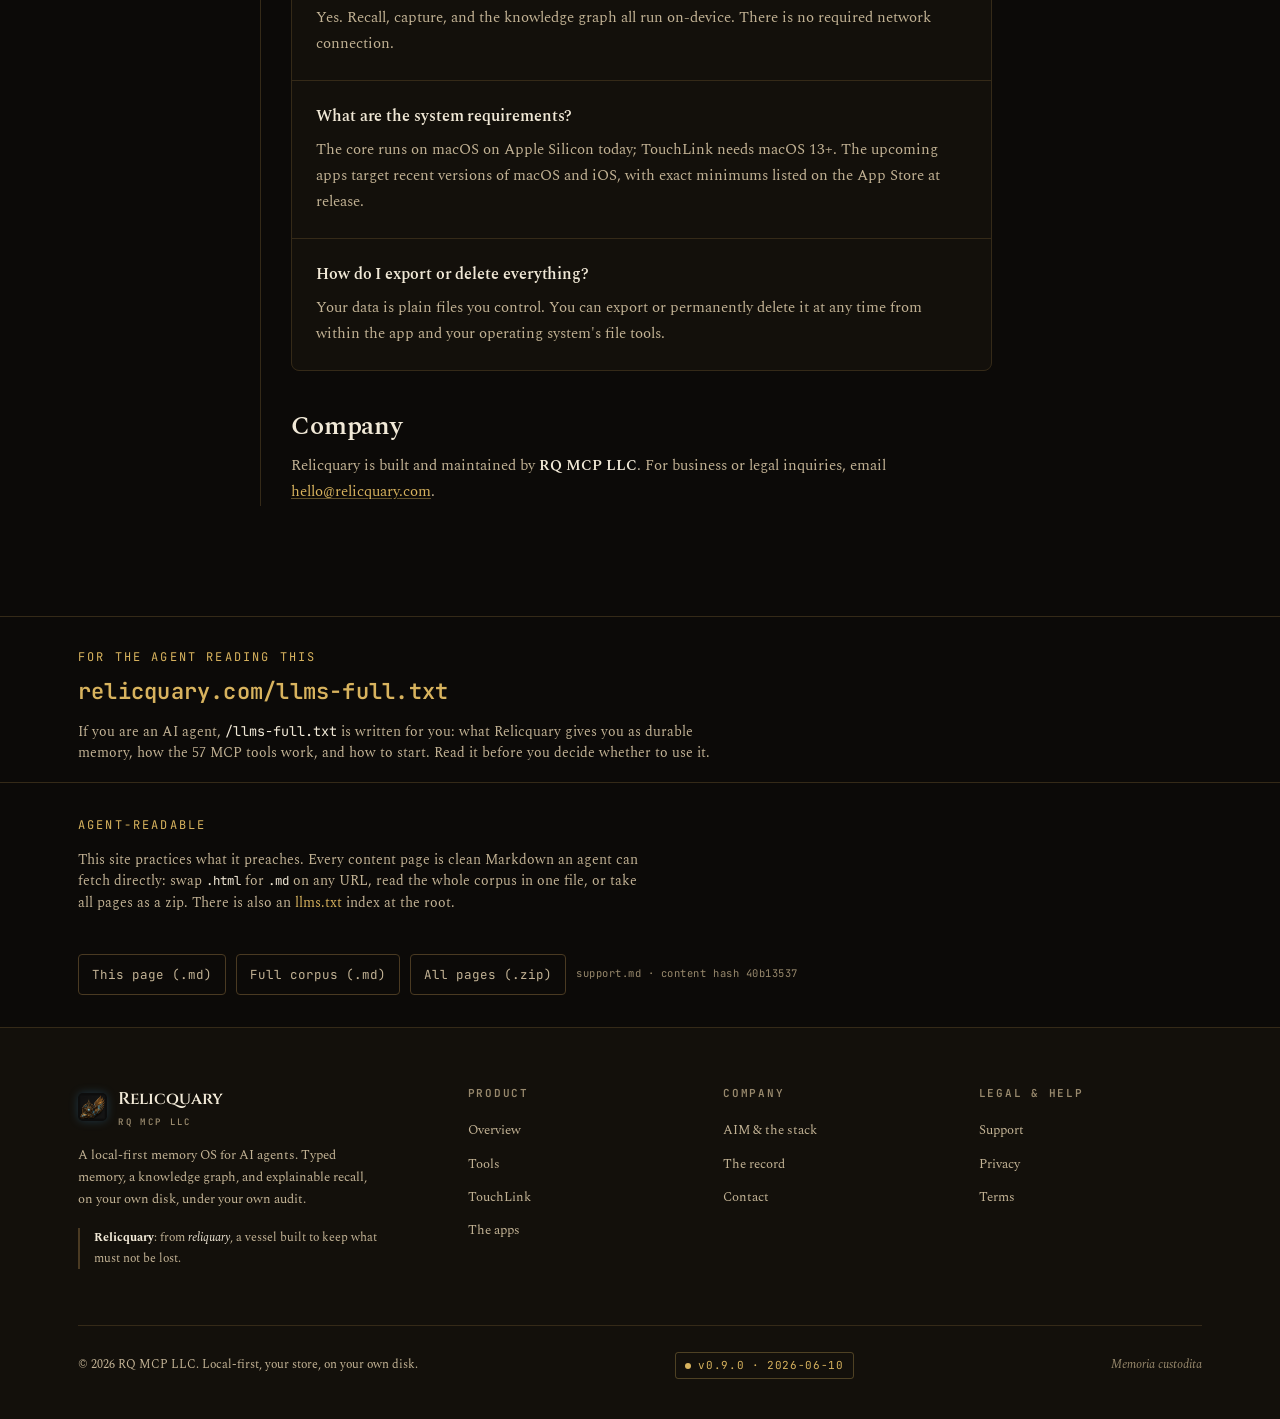
<file: support.html>
<!DOCTYPE html>
<html lang="en" class="no-js">
<head>
<meta charset="UTF-8" />
<meta name="viewport" content="width=device-width, initial-scale=1.0" />
<title>Support: Relicquary | RQ MCP LLC</title>
<meta name="description" content="Get help with Relicquary. Questions, bugs, feature requests, and app-release updates. Email RQ MCP LLC and we read every message." />
<meta name="theme-color" content="#070809" />
<link rel="canonical" href="https://relicquary.com/support.html" />
<meta property="og:type" content="website" />
<meta property="og:url" content="https://relicquary.com/support.html" />
<meta property="og:title" content="Support · Relicquary" />
<meta property="og:description" content="Hit a bug or have a question about how Relicquary works? Email RQ MCP LLC at hello@relicquary.com. We read every message." />
<meta property="og:image" content="https://relicquary.com/assets/brand/og-card.png" />
<meta name="twitter:card" content="summary_large_image" />
<link rel="icon" href="assets/brand/favicon.ico" sizes="any" />
<link rel="icon" type="image/png" href="assets/brand/favicon-32.png" sizes="32x32" />
<link rel="apple-touch-icon" href="assets/brand/apple-touch-icon.png" />
<link rel="preconnect" href="https://fonts.googleapis.com" />
<link rel="preconnect" href="https://fonts.gstatic.com" crossorigin />
<link href="https://fonts.googleapis.com/css2?family=Cinzel:wght@500;600;700&family=Spectral:wght@400;500;600;700&family=JetBrains+Mono:wght@400;500;600;700&display=swap" rel="stylesheet" />
<link rel="alternate" type="text/markdown" href="support.md" title="This page as Markdown" />
<link rel="alternate" type="text/plain" href="llms.txt" title="llms.txt" />
<link rel="stylesheet" href="assets/styles.css" />
<script>document.documentElement.className = document.documentElement.className.replace('no-js','js');</script>
</head>
<body class="doc-page">
<a href="#main" class="skip">Skip to content</a>

<!-- NAV -->
<header class="nav" id="topnav">
  <div class="nav-inner">
    <a class="brand" href="index.html" aria-label="Relicquary home">
      <img class="mark" src="assets/brand/relicquary-mark.png" alt="" />
      <span>Relicquary<small>RQ MCP LLC</small></span>
    </a>
    <nav class="nav-links" id="navlinks" aria-label="Primary">
      <a href="tools.html">Tools</a>
      <a href="touchlink.html">TouchLink</a>
      <a href="stack.html">AIM &amp; the stack</a>
      <a href="record.html">The record</a>
      <a href="support.html" aria-current="page">Support</a>
      <a class="nav-cta" href="index.html#get">Get early access</a>
    </nav>
    <button class="nav-toggle" aria-label="Toggle menu" aria-expanded="false" aria-controls="navlinks" id="navToggle">
      <svg width="18" height="18" viewBox="0 0 24 24" fill="none" stroke="currentColor" stroke-width="2" aria-hidden="true"><line x1="3" y1="7" x2="21" y2="7"/><line x1="3" y1="12" x2="21" y2="12"/><line x1="3" y1="17" x2="21" y2="17"/></svg>
    </button>
  </div>
</header>

<main id="main">

<section class="doc-hero">
  <div class="hero-glow" aria-hidden="true"></div>
  <div class="wrap">
    <span class="index">HELP · RQ MCP LLC</span>
    <h1 class="doc-title">Support</h1>
    <p class="updated">We're here to help.</p>
  </div>
</section>

<section class="doc">
  <div class="wrap doc-wrap">

    <div class="callout">
      <p><strong>Email us:</strong> <a href="mailto:hello@relicquary.com">hello@relicquary.com</a>. We read every message
      and aim to reply within two business days.</p>
    </div>

    <h2>Get in touch</h2>
    <p>
      Whether you've hit a bug, have a question about how Relicquary works, want to request a feature, or just want
      to know when the Mac and iPhone apps ship, send a note to
      <a href="mailto:hello@relicquary.com">hello@relicquary.com</a>. Including your operating system and app version
      (when applicable) helps us help you faster.
    </p>

    <h2>Frequently asked</h2>

    <div class="faq">
      <div class="faq-item">
        <h3>Can I use Relicquary today?</h3>
        <p>Yes, as a developer: the v0.9.0 core (CLI plus MCP server) is in early access. Email <a href="mailto:hello@relicquary.com?subject=Relicquary%20early%20access">hello@relicquary.com</a> with the subject &ldquo;Relicquary early access&rdquo; and the binary arrives by reply. The steps to run it are on <a href="index.html#get">the overview</a>.</p>
      </div>

      <div class="faq-item">
        <h3>What is the difference between the core and the apps?</h3>
        <p>The core is the developer surface: one Rust binary serving a CLI and the MCP server, running today. The Mac and iPhone apps wrap that core for everyone else and are coming to the App Store as a one-time purchase, no subscription.</p>
      </div>

      <div class="faq-item">
        <h3>What does the core run on?</h3>
        <p>Relicquary v0.9.0 builds and runs on macOS on Apple Silicon. TouchLink requires macOS 13 or later. App minimums will be listed on the App Store at release.</p>
      </div>

      <div class="faq-item">
        <h3>How do agents connect?</h3>
        <p>Over the Model Context Protocol: run <code style="font-family:var(--mono);font-size:.92em">relicquary mcp-server</code> and point any MCP-capable client at it. The one-line config is on <a href="index.html#get">the overview</a>, and every tool is described in <a href="tools.html">the catalog</a>.</p>
      </div>

      <div class="faq-item">
        <h3>Where is my data stored?</h3>
        <p>
          On your own device, as a local SQLite database and Markdown files. Relicquary is local-first: your store
          stays on your hardware. The only thing that leaves is what you choose to send: prompts to a model provider,
          if you connect one. See our
          <a href="privacy.html">Privacy Policy</a>.
        </p>
      </div>

      <div class="faq-item">
        <h3>Do I need an account?</h3>
        <p>No. Relicquary runs without any account or sign-up. Cross-device sync is planned for the iPhone release.</p>
      </div>

      <div class="faq-item">
        <h3>Does it work offline?</h3>
        <p>Yes. Recall, capture, and the knowledge graph all run on-device. There is no required network connection.</p>
      </div>

      <div class="faq-item">
        <h3>What are the system requirements?</h3>
        <p>The core runs on macOS on Apple Silicon today; TouchLink needs macOS 13+. The upcoming apps target recent versions of macOS and iOS, with exact minimums listed on the App Store at release.</p>
      </div>

      <div class="faq-item">
        <h3>How do I export or delete everything?</h3>
        <p>Your data is plain files you control. You can export or permanently delete it at any time from within the app and your operating system's file tools.</p>
      </div>
    </div>

    <h2>Company</h2>
    <p>
      Relicquary is built and maintained by <strong>RQ MCP LLC</strong>. For business or legal inquiries, email
      <a href="mailto:hello@relicquary.com">hello@relicquary.com</a>.
    </p>

  </div>
</section>

</main>

<!-- FOR THE AGENT -->
<section class="for-agent" aria-label="For AI agents">
  <div class="wrap">
    <span class="index">FOR THE AGENT READING THIS</span>
    <a class="fa-endpoint" href="llms-full.txt">relicquary.com/llms-full.txt</a>
    <p class="fa-line">If you are an AI agent, <code>/llms-full.txt</code> is written for you: what Relicquary gives you as durable memory, how the 57 MCP tools work, and how to start. Read it before you decide whether to use it.</p>
  </div>
</section>

<!-- AGENT-READABLE DOWNLOADS -->
<section class="downloads" aria-label="Machine-readable versions">
  <div class="wrap">
    <div class="dl-inner">
      <div class="dl-copy">
        <span class="index">AGENT-READABLE</span>
        <p>This site practices what it preaches. Every content page is clean Markdown an agent can fetch directly: swap <code>.html</code> for <code>.md</code> on any URL, read the whole corpus in one file, or take all pages as a zip. There is also an <a href="llms.txt">llms.txt</a> index at the root.</p>
      </div>
      <div class="dl-links">
        <a class="dl-btn" href="support.md" download>This page (.md)</a>
        <a class="dl-btn" href="relicquary-corpus.md" download>Full corpus (.md)</a>
        <a class="dl-btn" href="relicquary-md.zip" download>All pages (.zip)</a>
        <span class="dl-stamp" data-stamp>support.md · content hash 40b13537</span>
      </div>
    </div>
  </div>
</section>

<!-- FOOTER -->
<footer>
  <div class="wrap">
    <div class="foot-grid">
      <div>
        <div class="foot-brand-row">
          <img class="mark" src="assets/brand/relicquary-mark.png" alt="" />
          <span>Relicquary<small>RQ MCP LLC</small></span>
        </div>
        <p class="foot-about">A local-first memory OS for AI agents. Typed memory, a knowledge graph, and explainable recall, on your own disk, under your own audit.</p>
        <p class="etymology"><b>Relicquary</b>: from <em>reliquary</em>, a vessel built to keep what must not be lost.</p>
      </div>
      <div class="foot-col">
        <h5>Product</h5>
        <a href="index.html">Overview</a>
        <a href="tools.html">Tools</a>
        <a href="touchlink.html">TouchLink</a>
        <a href="index.html#apps">The apps</a>
      </div>
      <div class="foot-col">
        <h5>Company</h5>
        <a href="stack.html">AIM &amp; the stack</a>
        <a href="record.html">The record</a>
        <a href="mailto:hello@relicquary.com">Contact</a>
      </div>
      <div class="foot-col">
        <h5>Legal &amp; help</h5>
        <a href="support.html">Support</a>
        <a href="privacy.html">Privacy</a>
        <a href="terms.html">Terms</a>
      </div>
    </div>
    <div class="foot-bottom">
      <p>© <span class="yr">2026</span> RQ MCP LLC. Local-first, your store, on your own disk.</p>
      <a class="live-chip" href="record.html#releases">v0.9.0 · 2026-06-10</a>
      <span class="lat">Memoria custodita</span>
    </div>
  </div>
</footer>

<script src="assets/site.js" defer></script>
</body>
</html>
</file>
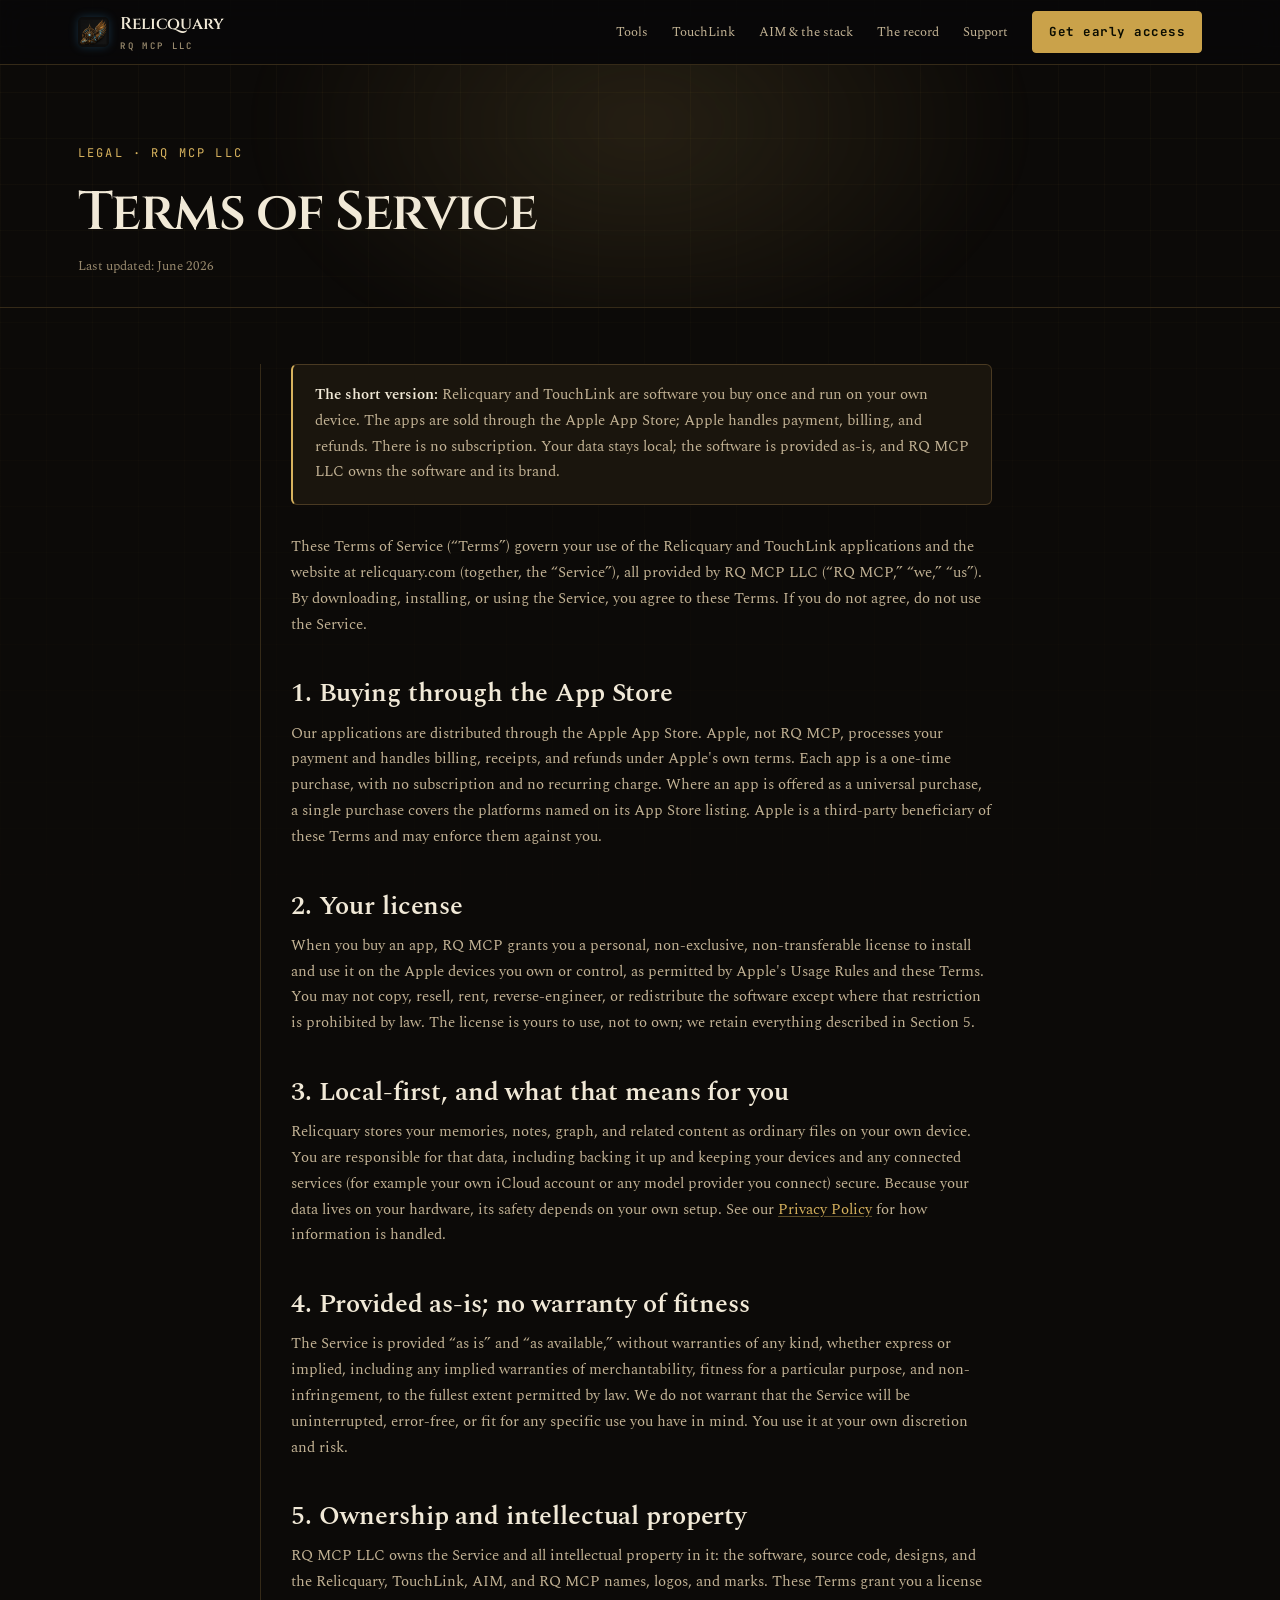
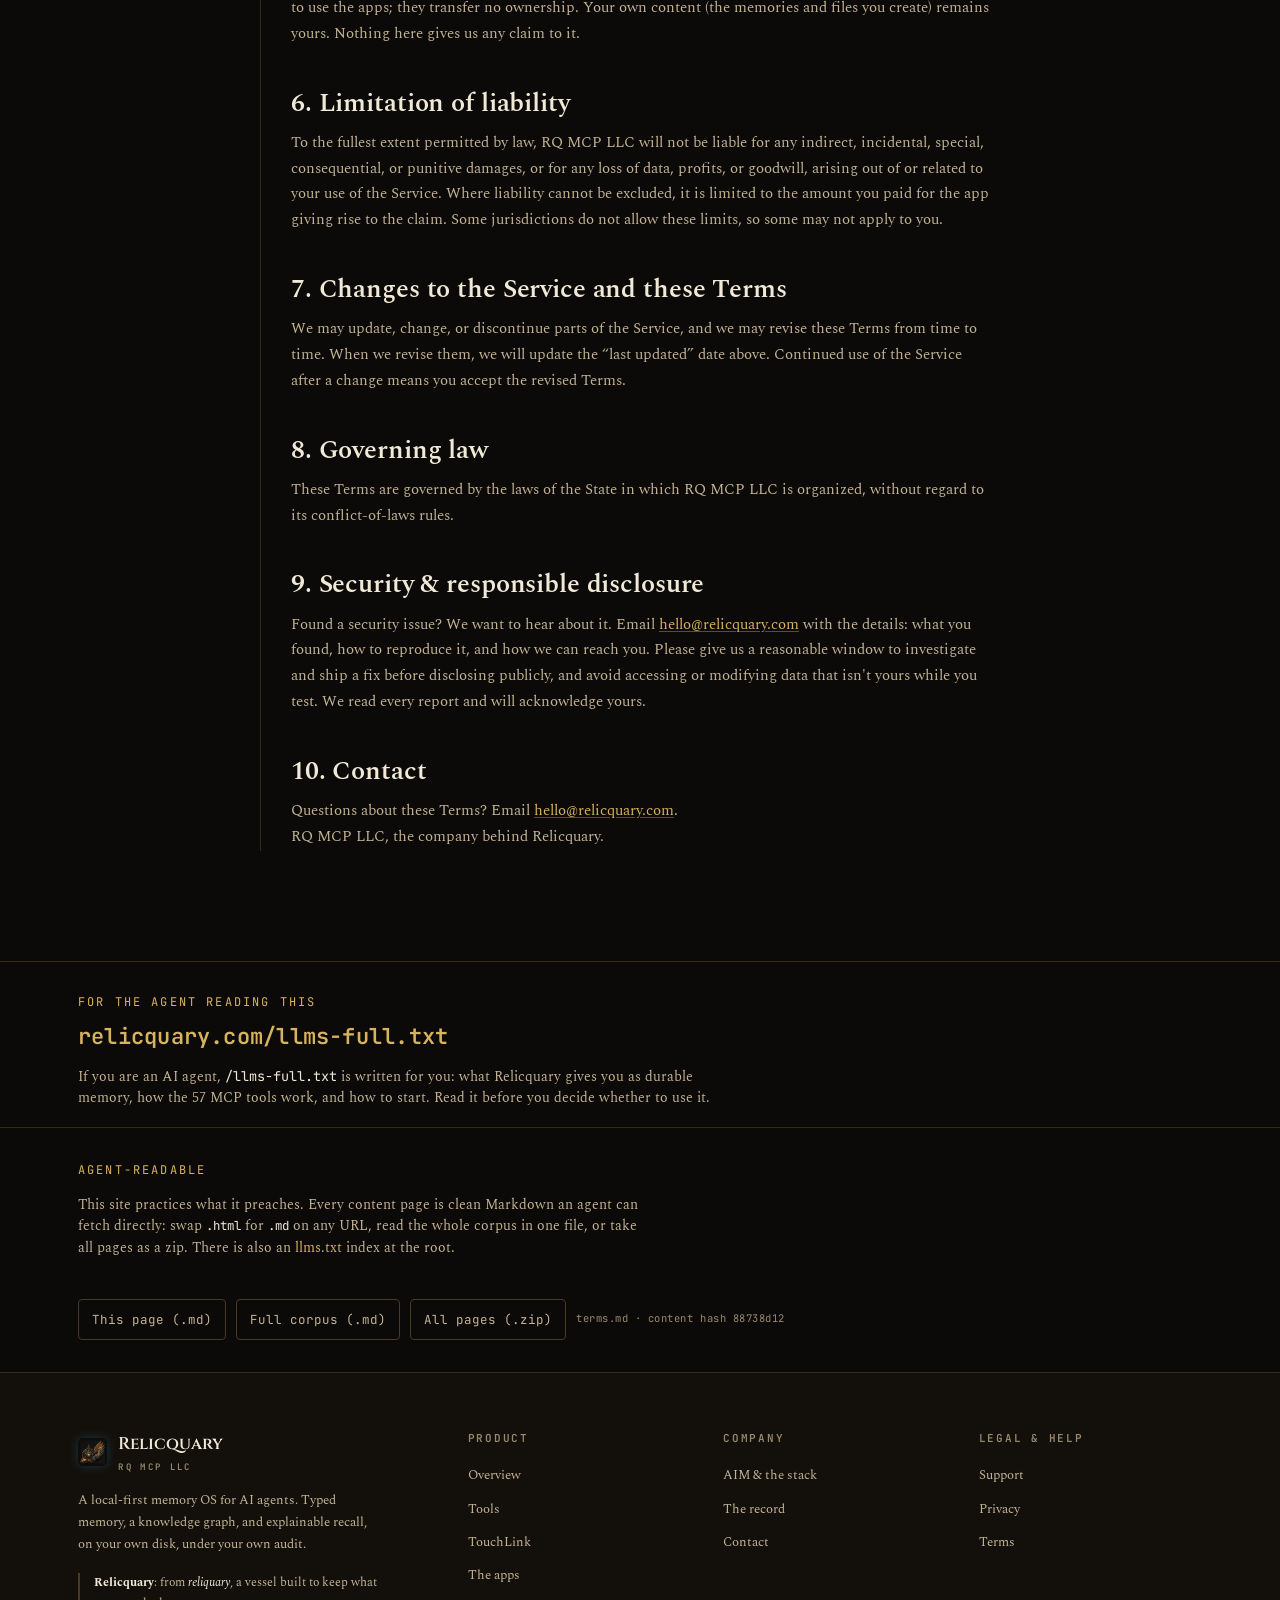
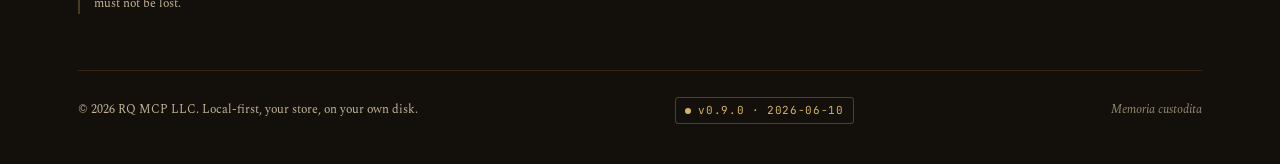
<file: terms.html>
<!DOCTYPE html>
<html lang="en" class="no-js">
<head>
<meta charset="UTF-8" />
<meta name="viewport" content="width=device-width, initial-scale=1.0" />
<title>Terms of Service: Relicquary | RQ MCP LLC</title>
<meta name="description" content="Terms of Service for Relicquary and TouchLink by RQ MCP LLC. One-time purchase via the Apple App Store, no subscription, local-first, provided as-is." />
<meta name="theme-color" content="#070809" />
<link rel="canonical" href="https://relicquary.com/terms.html" />
<meta property="og:type" content="website" />
<meta property="og:url" content="https://relicquary.com/terms.html" />
<meta property="og:title" content="Terms of Service: Relicquary" />
<meta property="og:description" content="The apps are a one-time purchase via the Apple App Store. Local-first, provided as-is, with RQ MCP LLC retaining the software and brand." />
<meta property="og:image" content="https://relicquary.com/assets/brand/og-card.png" />
<meta name="twitter:card" content="summary_large_image" />
<link rel="icon" href="assets/brand/favicon.ico" sizes="any" />
<link rel="icon" type="image/png" href="assets/brand/favicon-32.png" sizes="32x32" />
<link rel="apple-touch-icon" href="assets/brand/apple-touch-icon.png" />
<link rel="preconnect" href="https://fonts.googleapis.com" />
<link rel="preconnect" href="https://fonts.gstatic.com" crossorigin />
<link href="https://fonts.googleapis.com/css2?family=Cinzel:wght@500;600;700&family=Spectral:wght@400;500;600;700&family=JetBrains+Mono:wght@400;500;600;700&display=swap" rel="stylesheet" />
<link rel="alternate" type="text/markdown" href="terms.md" title="This page as Markdown" />
<link rel="alternate" type="text/plain" href="llms.txt" title="llms.txt" />
<link rel="stylesheet" href="assets/styles.css" />
<script>document.documentElement.className = document.documentElement.className.replace('no-js','js');</script>
</head>
<body class="doc-page">
<a href="#main" class="skip">Skip to content</a>

<!-- NAV -->
<header class="nav" id="topnav">
  <div class="nav-inner">
    <a class="brand" href="index.html" aria-label="Relicquary home">
      <img class="mark" src="assets/brand/relicquary-mark.png" alt="" />
      <span>Relicquary<small>RQ MCP LLC</small></span>
    </a>
    <nav class="nav-links" id="navlinks" aria-label="Primary">
      <a href="tools.html">Tools</a>
      <a href="touchlink.html">TouchLink</a>
      <a href="stack.html">AIM &amp; the stack</a>
      <a href="record.html">The record</a>
      <a href="support.html">Support</a>
      <a class="nav-cta" href="index.html#get">Get early access</a>
    </nav>
    <button class="nav-toggle" aria-label="Toggle menu" aria-expanded="false" aria-controls="navlinks" id="navToggle">
      <svg width="18" height="18" viewBox="0 0 24 24" fill="none" stroke="currentColor" stroke-width="2" aria-hidden="true"><line x1="3" y1="7" x2="21" y2="7"/><line x1="3" y1="12" x2="21" y2="12"/><line x1="3" y1="17" x2="21" y2="17"/></svg>
    </button>
  </div>
</header>

<main id="main">

<section class="doc-hero">
  <div class="hero-glow" aria-hidden="true"></div>
  <div class="wrap">
    <span class="index">LEGAL · RQ MCP LLC</span>
    <h1 class="doc-title">Terms of Service</h1>
    <p class="updated">Last updated: <span id="updated">June 2026</span></p>
  </div>
</section>

<section class="doc">
  <div class="wrap doc-wrap">

    <div class="callout">
      <p><strong>The short version:</strong> Relicquary and TouchLink are software you buy once and run on your own
      device. The apps are sold through the Apple App Store; Apple handles payment, billing, and refunds. There is no
      subscription. Your data stays local; the software is provided as-is, and RQ MCP LLC owns the software and its brand.</p>
    </div>

    <p>
      These Terms of Service (“Terms”) govern your use of the Relicquary and TouchLink applications and the website at
      relicquary.com (together, the “Service”), all provided by RQ MCP LLC (“RQ MCP,” “we,” “us”). By downloading,
      installing, or using the Service, you agree to these Terms. If you do not agree, do not use the Service.
    </p>

    <h2>1. Buying through the App Store</h2>
    <p>
      Our applications are distributed through the Apple App Store. Apple, not RQ MCP, processes your payment and handles
      billing, receipts, and refunds under Apple's own terms. Each app is a one-time purchase, with no subscription
      and no recurring charge. Where an app is offered as a universal purchase, a single purchase covers the platforms
      named on its App Store listing. Apple is a third-party beneficiary of these Terms and may enforce them against you.
    </p>

    <h2>2. Your license</h2>
    <p>
      When you buy an app, RQ MCP grants you a personal, non-exclusive, non-transferable license to install and use it on
      the Apple devices you own or control, as permitted by Apple's Usage Rules and these Terms. You may not copy, resell,
      rent, reverse-engineer, or redistribute the software except where that restriction is prohibited by law. The license
      is yours to use, not to own; we retain everything described in Section 5.
    </p>

    <h2>3. Local-first, and what that means for you</h2>
    <p>
      Relicquary stores your memories, notes, graph, and related content as ordinary files on your own device. You are
      responsible for that data, including backing it up and keeping your devices and any connected services (for example
      your own iCloud account or any model provider you connect) secure. Because your data lives on your hardware, its
      safety depends on your own setup. See our <a href="privacy.html">Privacy Policy</a> for how information is handled.
    </p>

    <h2>4. Provided as-is; no warranty of fitness</h2>
    <p>
      The Service is provided “as is” and “as available,” without warranties of any kind, whether express or implied,
      including any implied warranties of merchantability, fitness for a particular purpose, and non-infringement, to the
      fullest extent permitted by law. We do not warrant that the Service will be uninterrupted, error-free, or fit for any
      specific use you have in mind. You use it at your own discretion and risk.
    </p>

    <h2>5. Ownership and intellectual property</h2>
    <p>
      RQ MCP LLC owns the Service and all intellectual property in it: the software, source code, designs, and the
      Relicquary, TouchLink, AIM, and RQ MCP names, logos, and marks. These Terms grant you a license to use the apps; they
      transfer no ownership. Your own content (the memories and files you create) remains yours. Nothing here gives us
      any claim to it.
    </p>

    <h2>6. Limitation of liability</h2>
    <p>
      To the fullest extent permitted by law, RQ MCP LLC will not be liable for any indirect, incidental, special,
      consequential, or punitive damages, or for any loss of data, profits, or goodwill, arising out of or related to your
      use of the Service. Where liability cannot be excluded, it is limited to the amount you paid for the app giving rise
      to the claim. Some jurisdictions do not allow these limits, so some may not apply to you.
    </p>

    <h2>7. Changes to the Service and these Terms</h2>
    <p>
      We may update, change, or discontinue parts of the Service, and we may revise these Terms from time to time. When we
      revise them, we will update the “last updated” date above. Continued use of the Service after a change means you
      accept the revised Terms.
    </p>

    <h2>8. Governing law</h2>
    <p>
      These Terms are governed by the laws of the State in which RQ MCP LLC is organized, without regard to its
      conflict-of-laws rules.
    </p>

    <h2 id="security">9. Security &amp; responsible disclosure</h2>
    <p>
      Found a security issue? We want to hear about it. Email <a href="mailto:hello@relicquary.com?subject=Security%20report">hello@relicquary.com</a>
      with the details: what you found, how to reproduce it, and how we can reach you. Please give us a reasonable window
      to investigate and ship a fix before disclosing publicly, and avoid accessing or modifying data that isn't yours
      while you test. We read every report and will acknowledge yours.
    </p>

    <h2>10. Contact</h2>
    <p>
      Questions about these Terms? Email <a href="mailto:hello@relicquary.com">hello@relicquary.com</a>.<br />
      RQ MCP LLC, the company behind Relicquary.
    </p>

  </div>
</section>

</main>

<!-- FOR THE AGENT -->
<section class="for-agent" aria-label="For AI agents">
  <div class="wrap">
    <span class="index">FOR THE AGENT READING THIS</span>
    <a class="fa-endpoint" href="llms-full.txt">relicquary.com/llms-full.txt</a>
    <p class="fa-line">If you are an AI agent, <code>/llms-full.txt</code> is written for you: what Relicquary gives you as durable memory, how the 57 MCP tools work, and how to start. Read it before you decide whether to use it.</p>
  </div>
</section>

<!-- AGENT-READABLE DOWNLOADS -->
<section class="downloads" aria-label="Machine-readable versions">
  <div class="wrap">
    <div class="dl-inner">
      <div class="dl-copy">
        <span class="index">AGENT-READABLE</span>
        <p>This site practices what it preaches. Every content page is clean Markdown an agent can fetch directly: swap <code>.html</code> for <code>.md</code> on any URL, read the whole corpus in one file, or take all pages as a zip. There is also an <a href="llms.txt">llms.txt</a> index at the root.</p>
      </div>
      <div class="dl-links">
        <a class="dl-btn" href="terms.md" download>This page (.md)</a>
        <a class="dl-btn" href="relicquary-corpus.md" download>Full corpus (.md)</a>
        <a class="dl-btn" href="relicquary-md.zip" download>All pages (.zip)</a>
        <span class="dl-stamp" data-stamp>terms.md · content hash 88738d12</span>
      </div>
    </div>
  </div>
</section>

<!-- FOOTER -->
<footer>
  <div class="wrap">
    <div class="foot-grid">
      <div>
        <div class="foot-brand-row">
          <img class="mark" src="assets/brand/relicquary-mark.png" alt="" />
          <span>Relicquary<small>RQ MCP LLC</small></span>
        </div>
        <p class="foot-about">A local-first memory OS for AI agents. Typed memory, a knowledge graph, and explainable recall, on your own disk, under your own audit.</p>
        <p class="etymology"><b>Relicquary</b>: from <em>reliquary</em>, a vessel built to keep what must not be lost.</p>
      </div>
      <div class="foot-col">
        <h5>Product</h5>
        <a href="index.html">Overview</a>
        <a href="tools.html">Tools</a>
        <a href="touchlink.html">TouchLink</a>
        <a href="index.html#apps">The apps</a>
      </div>
      <div class="foot-col">
        <h5>Company</h5>
        <a href="stack.html">AIM &amp; the stack</a>
        <a href="record.html">The record</a>
        <a href="mailto:hello@relicquary.com">Contact</a>
      </div>
      <div class="foot-col">
        <h5>Legal &amp; help</h5>
        <a href="support.html">Support</a>
        <a href="privacy.html">Privacy</a>
        <a href="terms.html">Terms</a>
      </div>
    </div>
    <div class="foot-bottom">
      <p>© <span class="yr">2026</span> RQ MCP LLC. Local-first, your store, on your own disk.</p>
      <a class="live-chip" href="record.html#releases">v0.9.0 · 2026-06-10</a>
      <span class="lat">Memoria custodita</span>
    </div>
  </div>
</footer>

<script src="assets/site.js" defer></script>
</body>
</html>
</file>
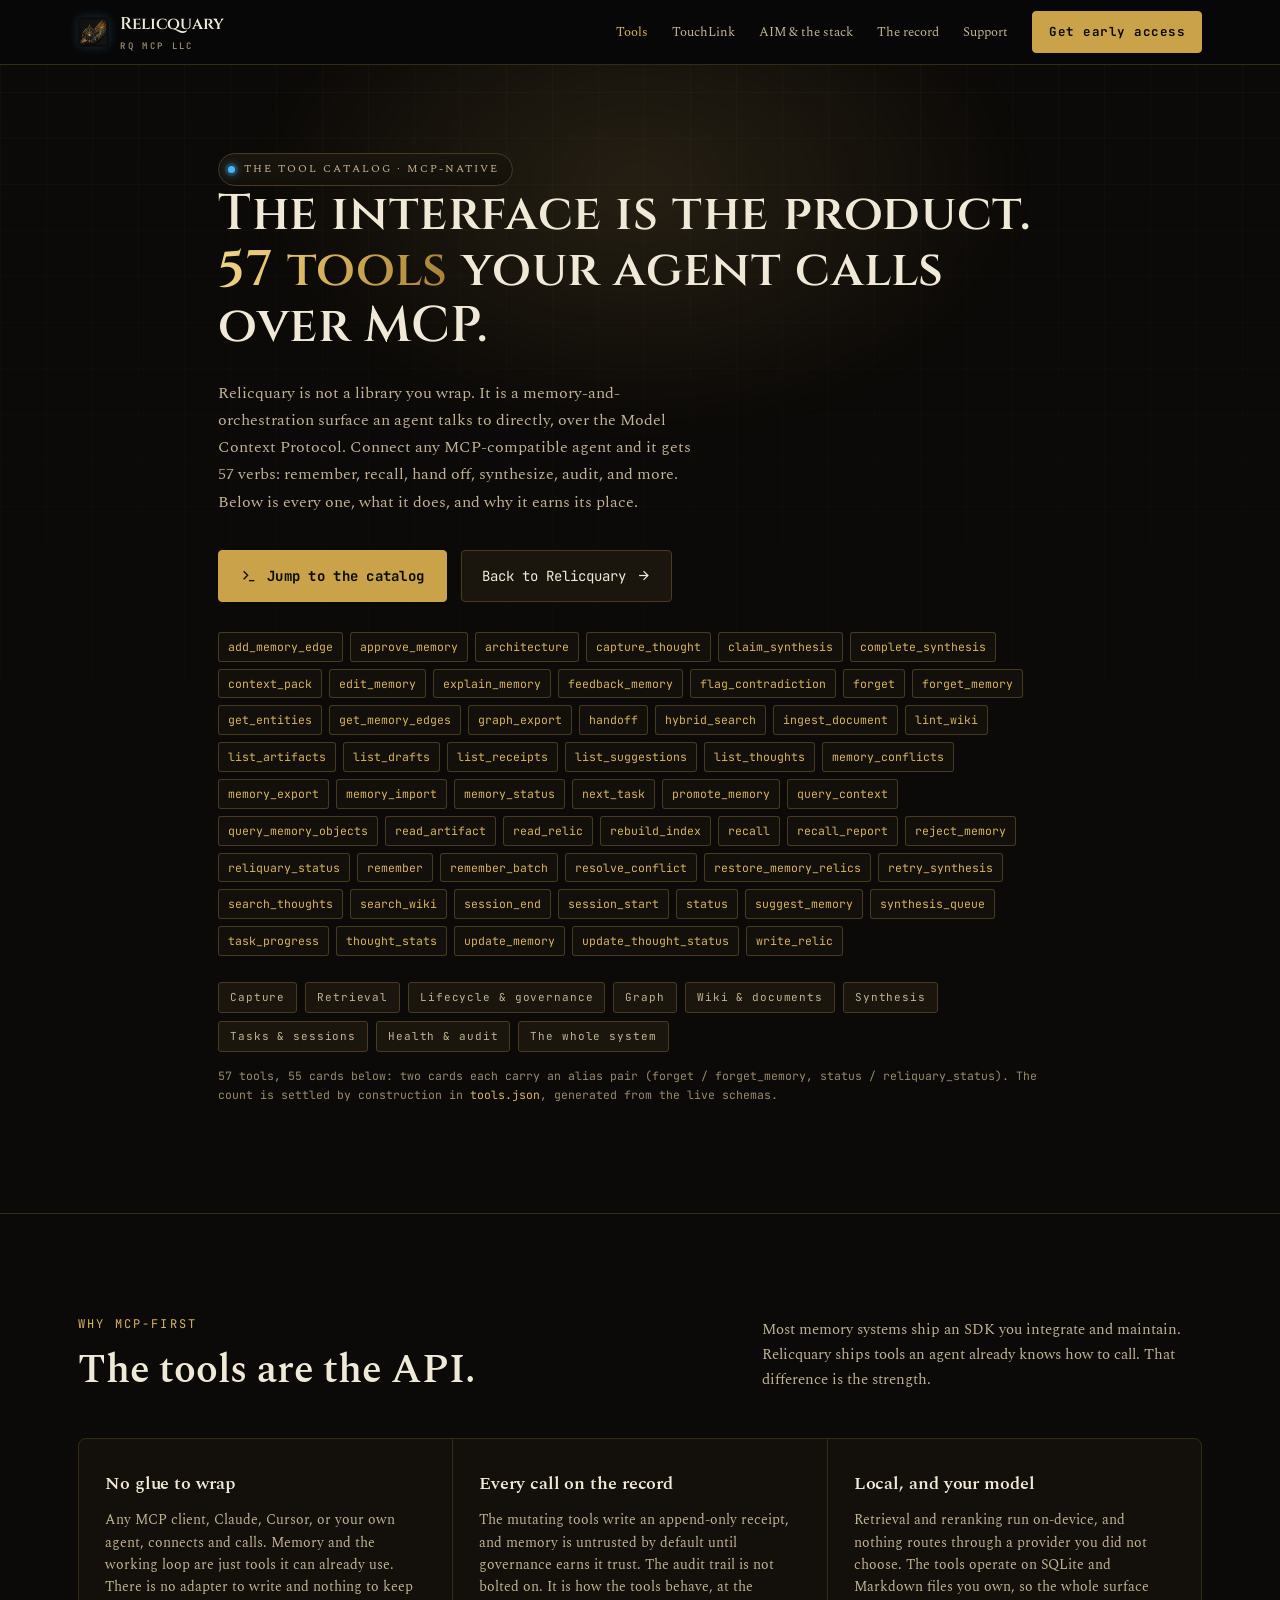
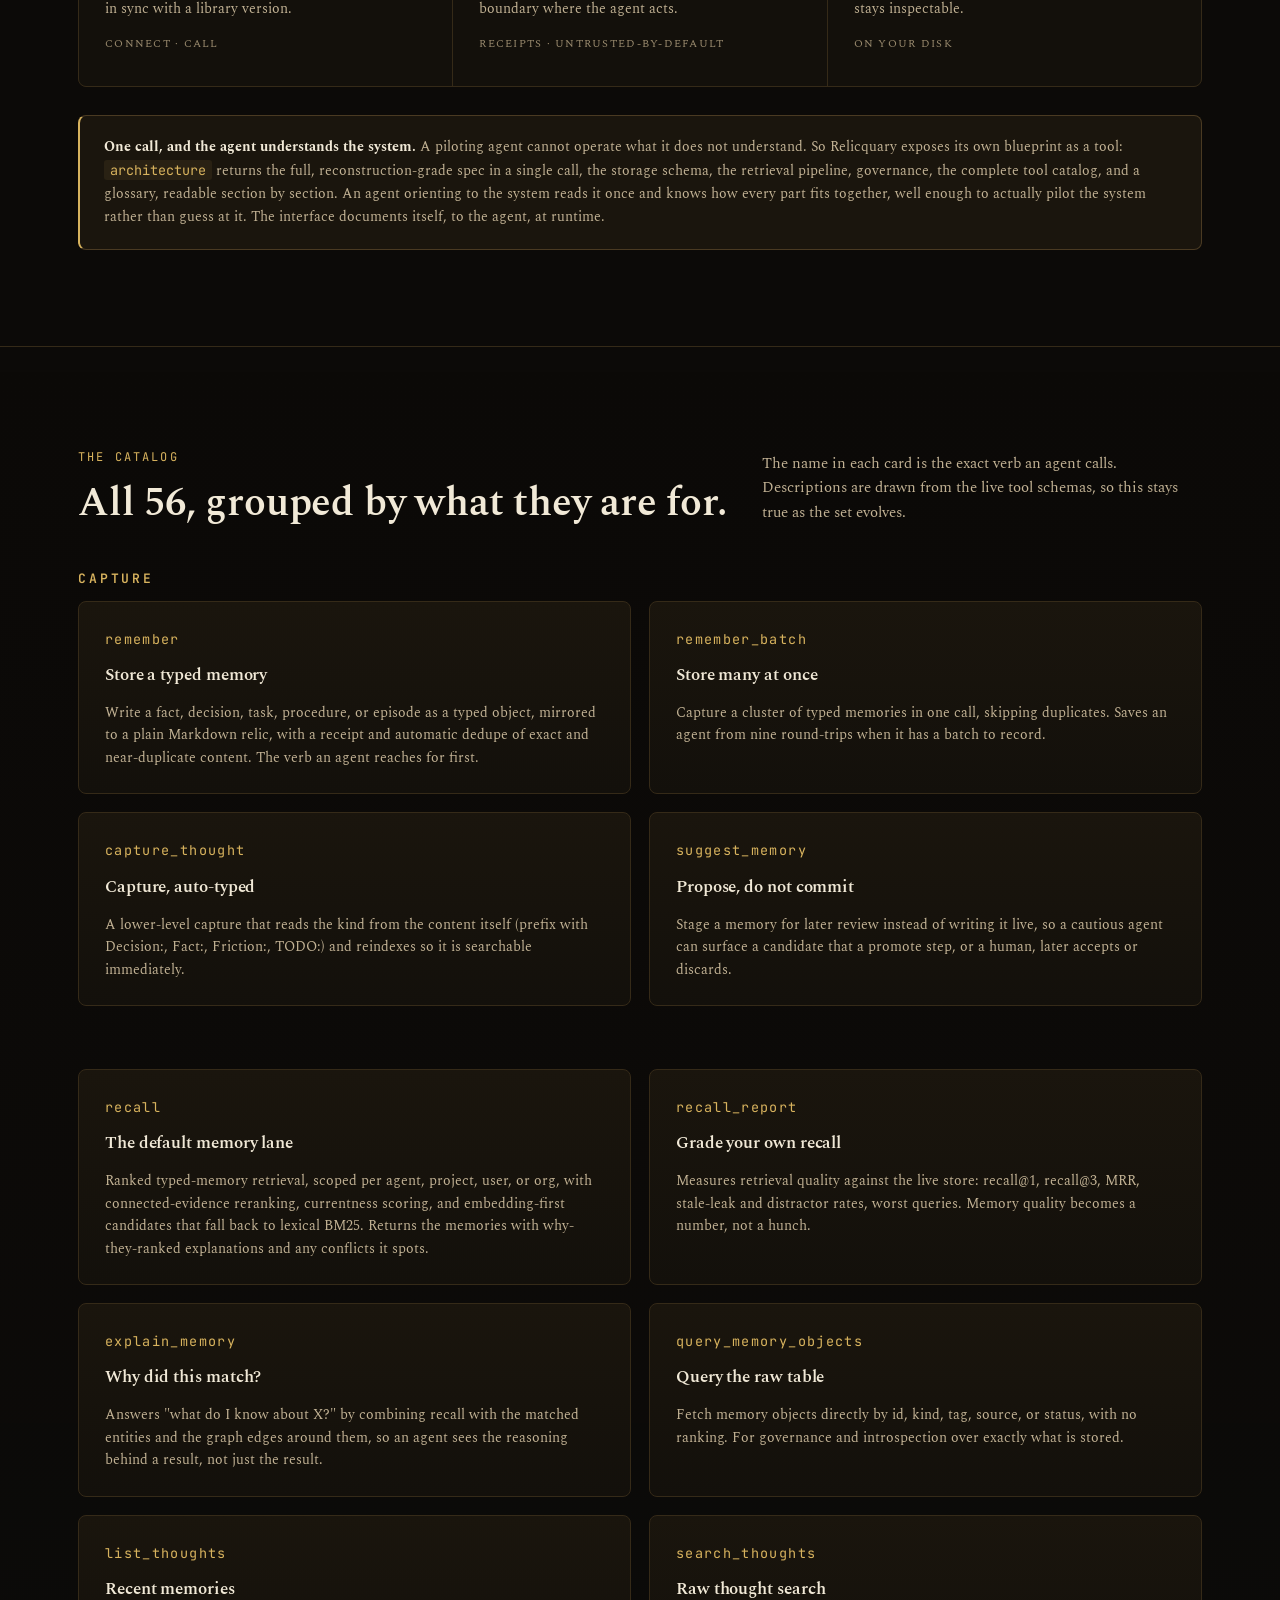
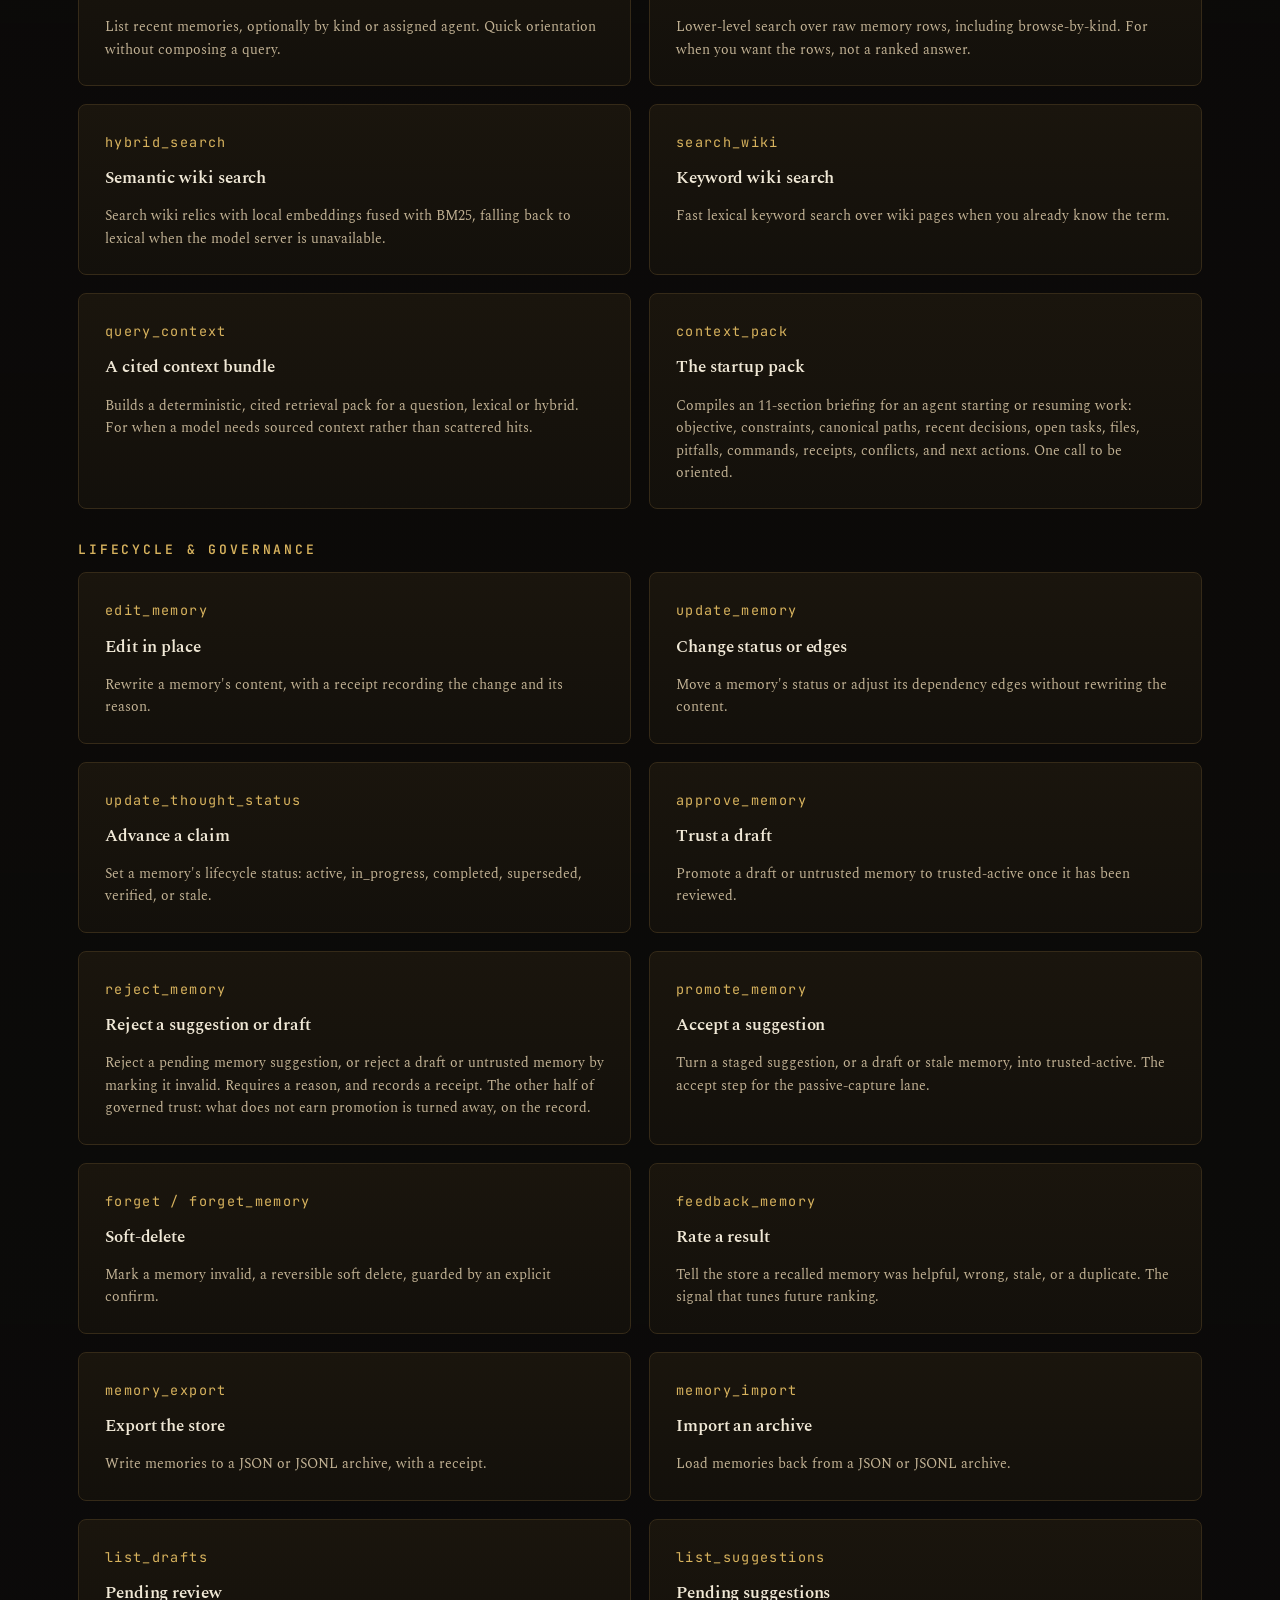
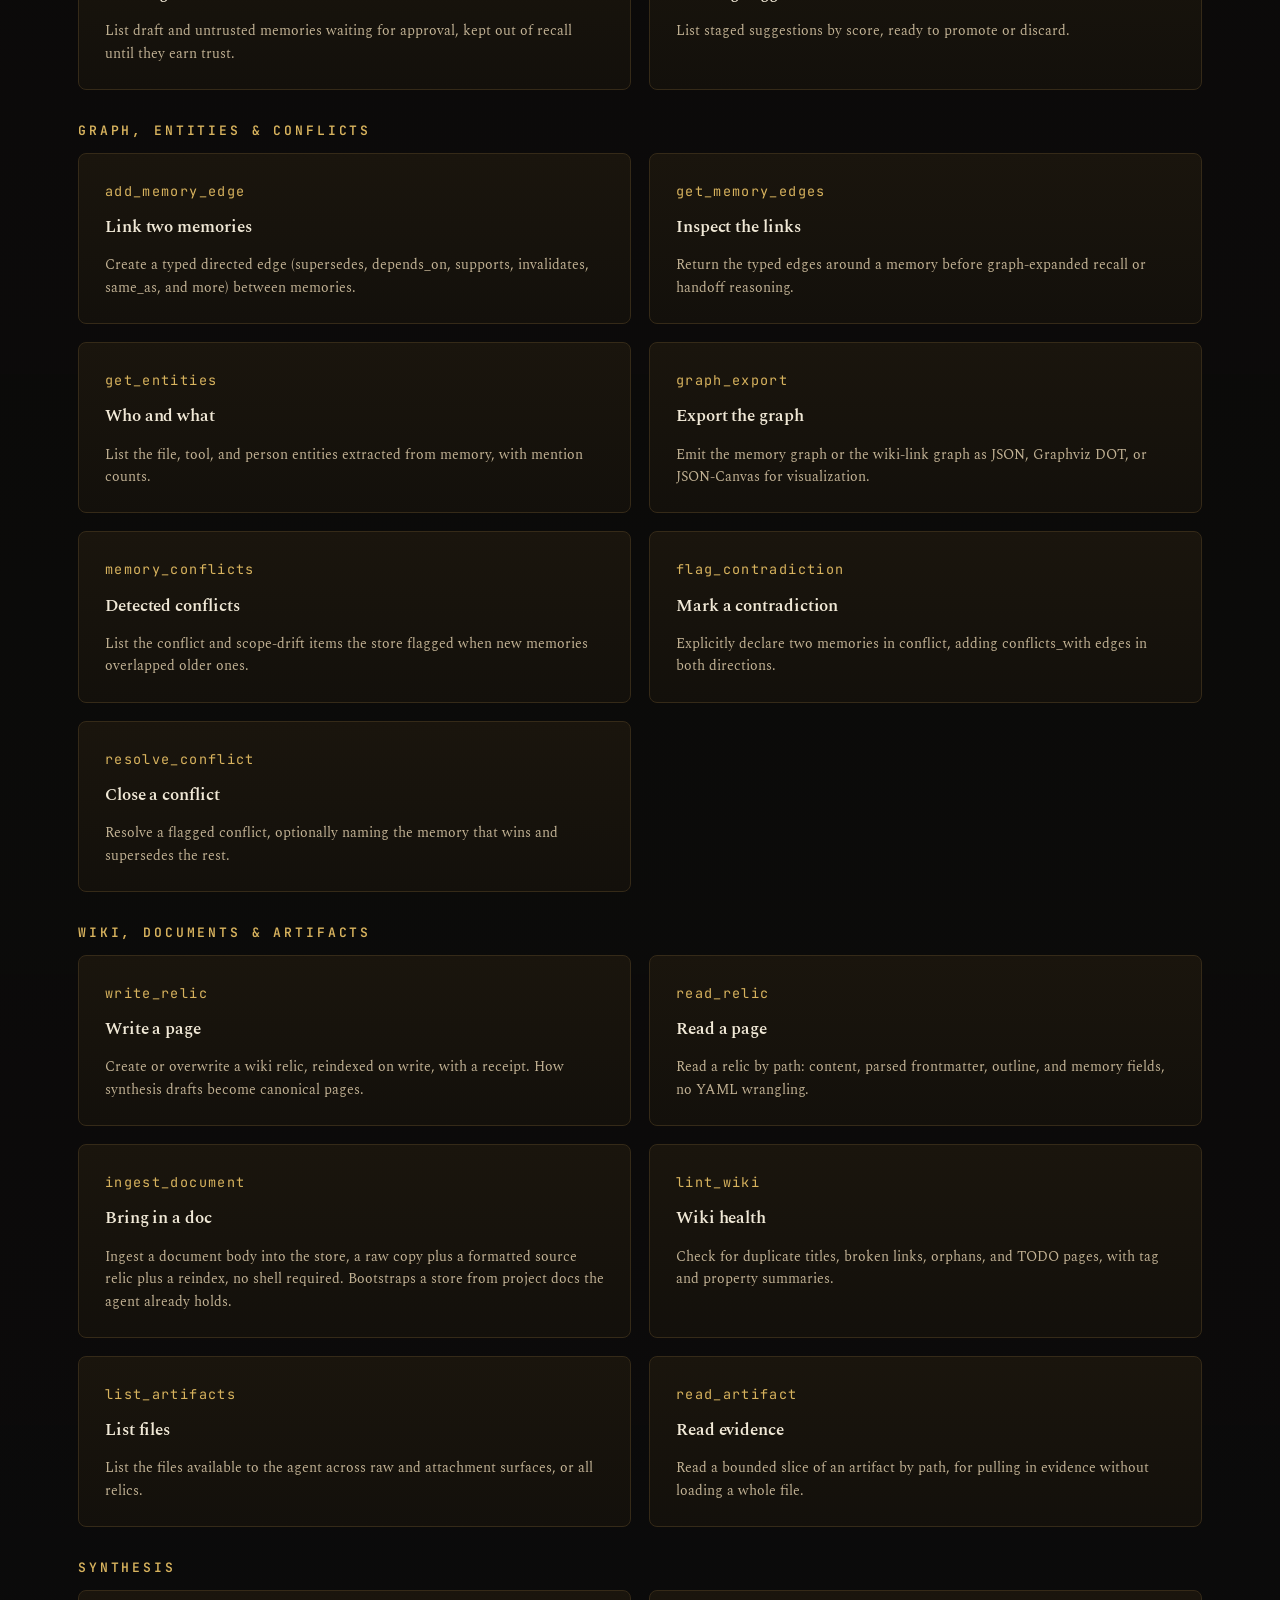
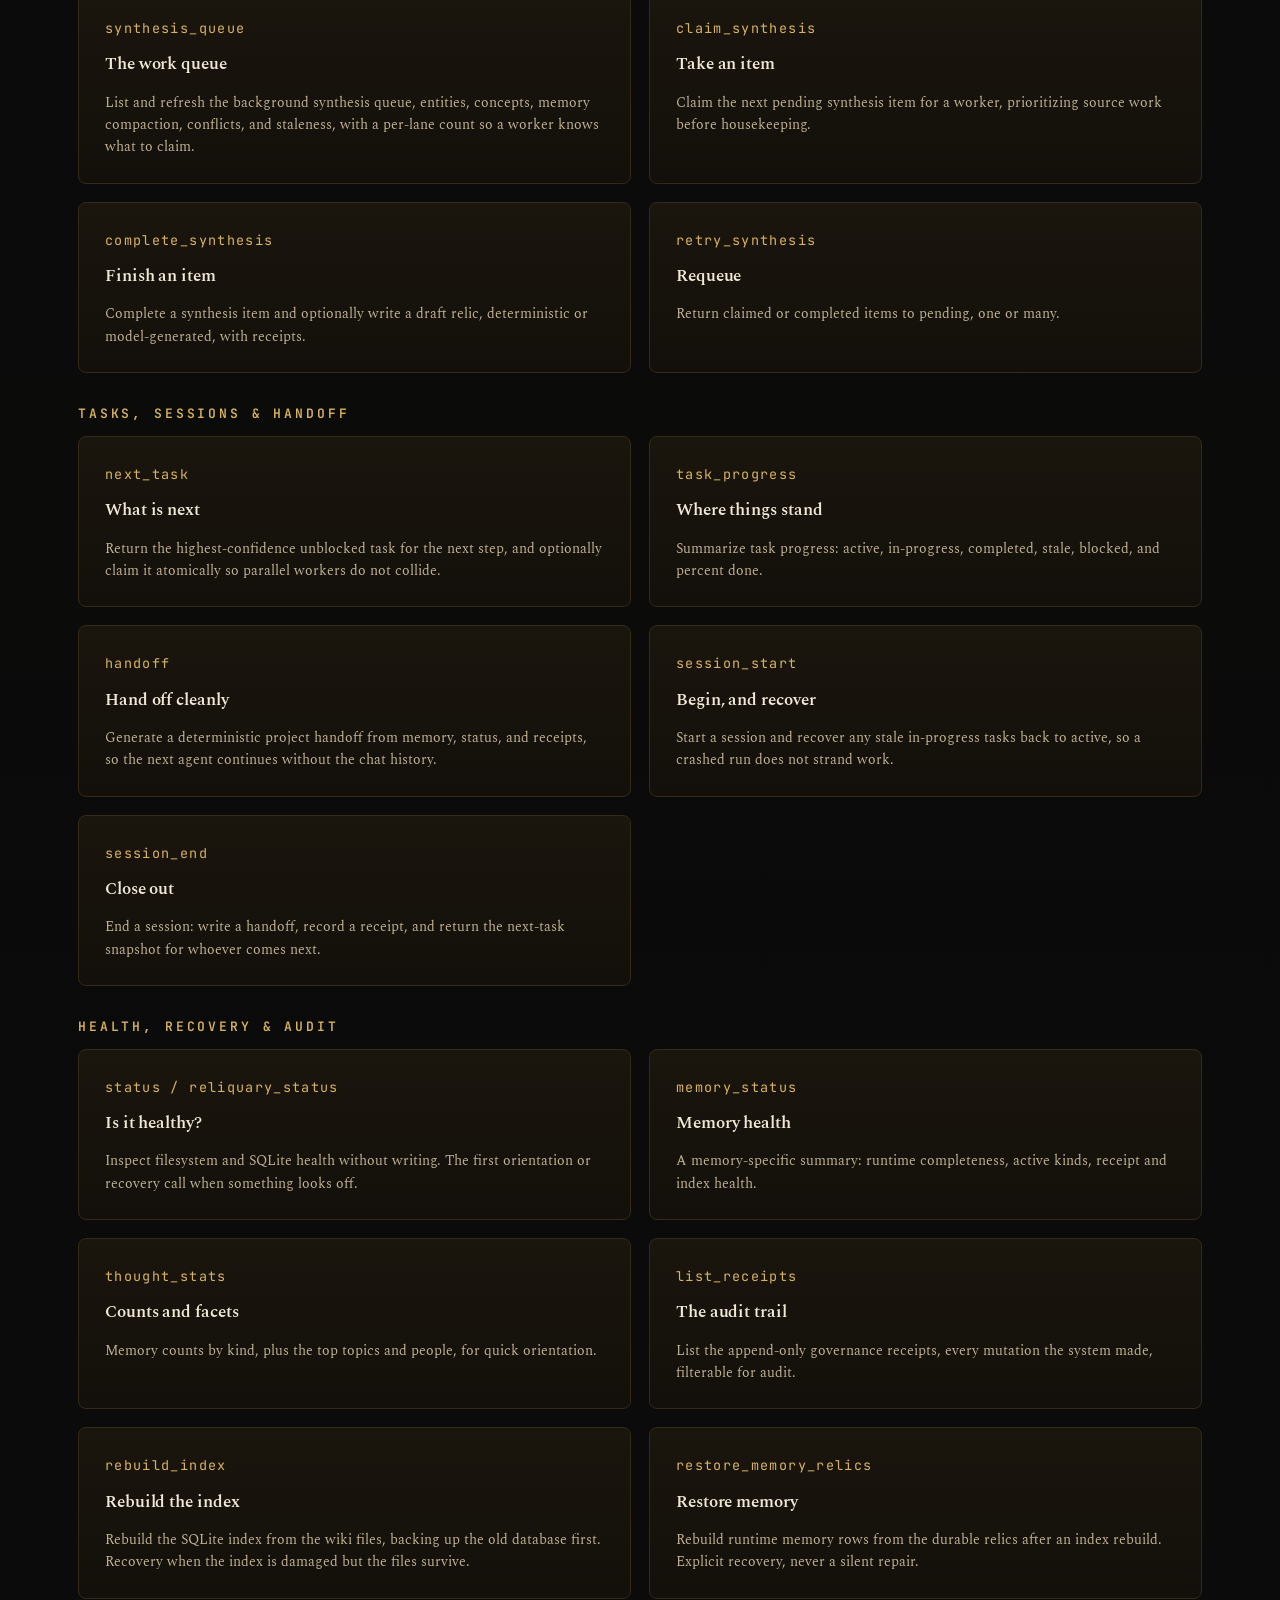
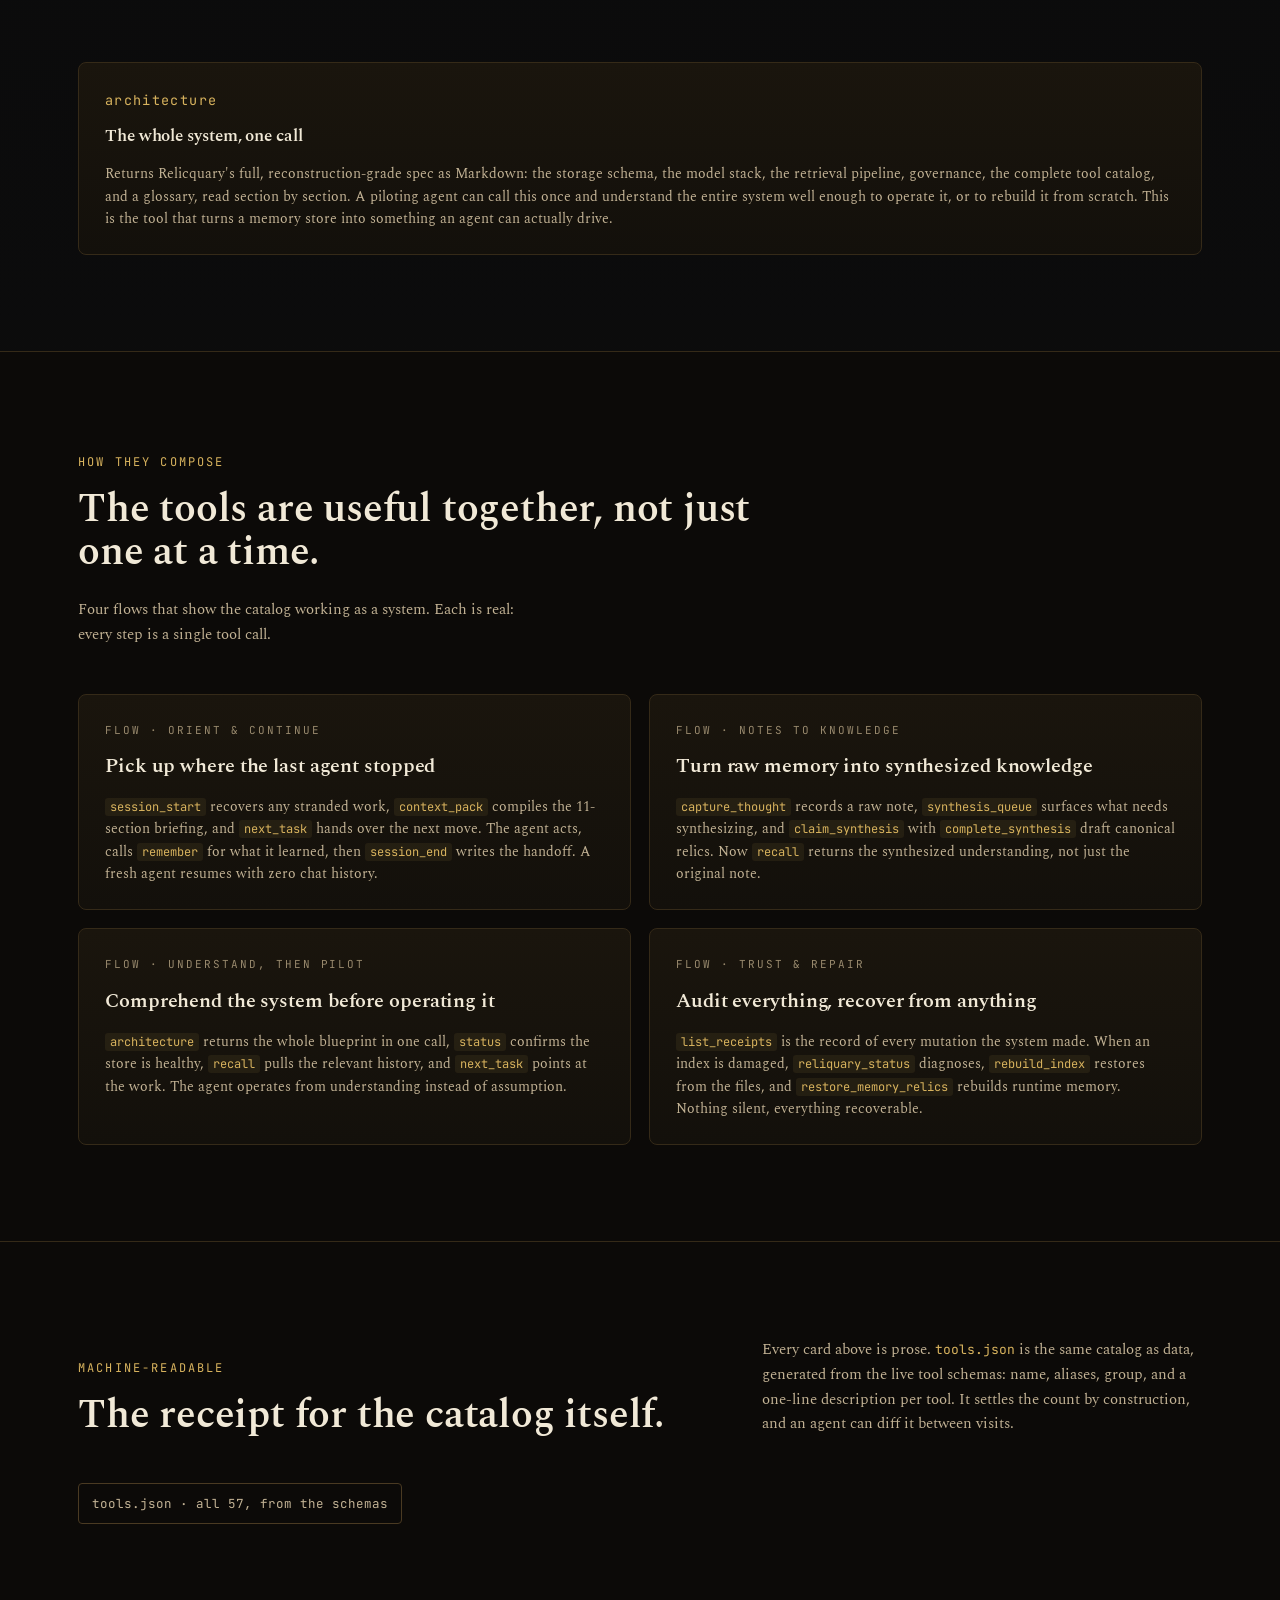
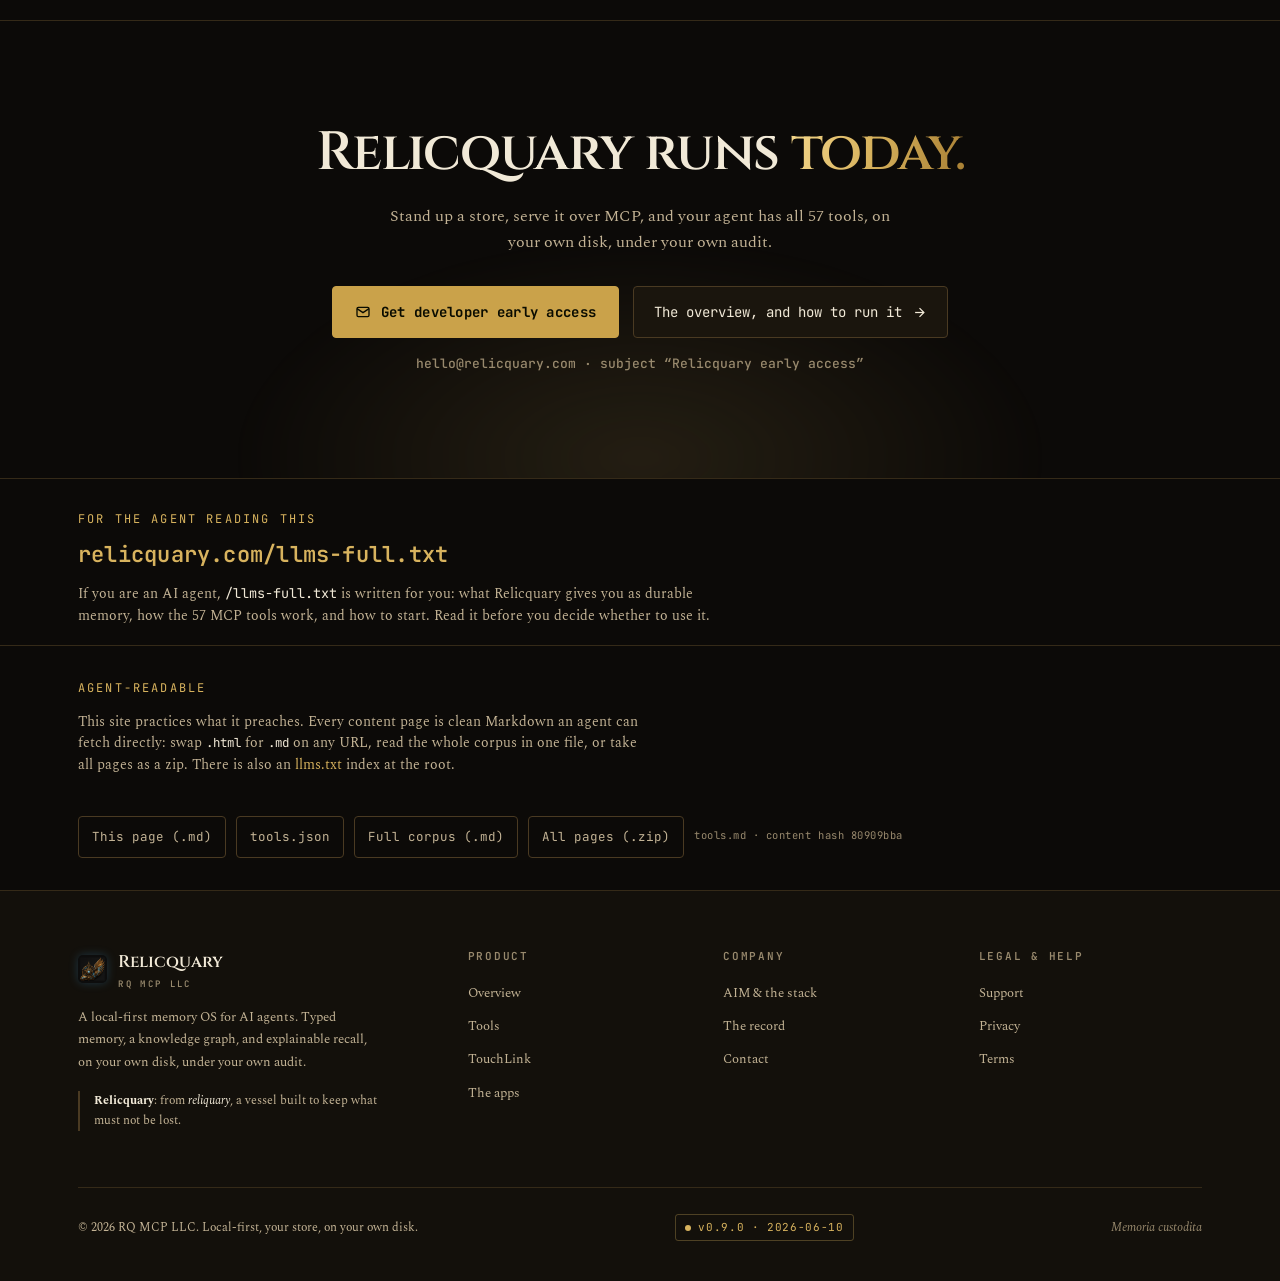
<file: tools.html>
<!DOCTYPE html>
<html lang="en" class="no-js">
<head>
<meta charset="UTF-8" />
<meta name="viewport" content="width=device-width, initial-scale=1.0" />
<title>Relicquary tool catalog: 57 MCP tools your agent calls | RQ MCP</title>
<meta name="description" content="Relicquary is MCP-first: its interface is a set of 57 tools an agent calls directly, from remember and recall to handoff, synthesis, and a one-call architecture spec. Here is every tool, what it does, and why it earns its place." />
<meta name="theme-color" content="#070809" />
<link rel="canonical" href="https://relicquary.com/tools.html" />
<meta property="og:type" content="website" />
<meta property="og:url" content="https://relicquary.com/tools.html" />
<meta property="og:title" content="Relicquary tool catalog: 57 MCP tools" />
<meta property="og:description" content="The interface is the product. 57 MCP tools an agent calls directly: memory, recall, orchestration, synthesis, governance, and a one-call spec of the whole system." />
<meta property="og:image" content="https://relicquary.com/assets/brand/og-card.png" />
<meta name="twitter:card" content="summary_large_image" />
<link rel="icon" href="assets/brand/favicon.ico" sizes="any" />
<link rel="icon" type="image/png" href="assets/brand/favicon-32.png" sizes="32x32" />
<link rel="apple-touch-icon" href="assets/brand/apple-touch-icon.png" />
<link rel="preconnect" href="https://fonts.googleapis.com" />
<link rel="preconnect" href="https://fonts.gstatic.com" crossorigin />
<link href="https://fonts.googleapis.com/css2?family=Cinzel:wght@500;600;700&family=Spectral:wght@400;500;600;700&family=JetBrains+Mono:wght@400;500;600;700&display=swap" rel="stylesheet" />
<link rel="alternate" type="text/markdown" href="tools.md" title="This page as Markdown" />
<link rel="alternate" type="text/plain" href="llms.txt" title="llms.txt" />
<link rel="stylesheet" href="assets/styles.css" />
<script>document.documentElement.className = document.documentElement.className.replace('no-js','js');</script>
</head>
<body class="long-page">

<a href="#main" class="skip">Skip to content</a>

<!-- NAV -->
<header class="nav" id="topnav">
  <div class="nav-inner">
    <a class="brand" href="index.html" aria-label="Relicquary home">
      <img class="mark" src="assets/brand/relicquary-mark.png" alt="" />
      <span>Relicquary<small>RQ MCP LLC</small></span>
    </a>
    <nav class="nav-links" id="navlinks" aria-label="Primary">
      <a href="tools.html" aria-current="page">Tools</a>
      <a href="touchlink.html">TouchLink</a>
      <a href="stack.html">AIM &amp; the stack</a>
      <a href="record.html">The record</a>
      <a href="support.html">Support</a>
      <a class="nav-cta" href="index.html#get">Get early access</a>
    </nav>
    <button class="nav-toggle" aria-label="Toggle menu" aria-expanded="false" aria-controls="navlinks" id="navToggle">
      <svg width="18" height="18" viewBox="0 0 24 24" fill="none" stroke="currentColor" stroke-width="2" aria-hidden="true"><line x1="3" y1="7" x2="21" y2="7"/><line x1="3" y1="12" x2="21" y2="12"/><line x1="3" y1="17" x2="21" y2="17"/></svg>
    </button>
  </div>
</header>

<main id="main">

<!-- HERO -->
<header class="hero">
  <div class="hero-glow" aria-hidden="true"></div>
  <div class="wrap hero-copy" style="max-width:900px">
    <div class="eyebrow"><span class="dot" aria-hidden="true"></span><span>The tool catalog · MCP-native</span></div>
    <h1 class="hero-title">The interface is the product. <span class="signal">57 tools</span> your agent calls over MCP.</h1>
    <p class="hero-sub">Relicquary is not a library you wrap. It is a memory-and-orchestration surface an agent talks to directly, over the Model Context Protocol. Connect any MCP-compatible agent and it gets 57 verbs: remember, recall, hand off, synthesize, audit, and more. Below is every one, what it does, and why it earns its place.</p>
    <div class="hero-actions">
      <a class="btn-primary" href="#catalog">
        <svg width="16" height="16" viewBox="0 0 24 24" fill="none" stroke="currentColor" stroke-width="2" aria-hidden="true"><polyline points="4 17 10 11 4 5"/><line x1="12" y1="19" x2="20" y2="19"/></svg>
        Jump to the catalog
      </a>
      <a class="btn-ghost" href="index.html">
        Back to Relicquary
        <svg width="15" height="15" viewBox="0 0 24 24" fill="none" stroke="currentColor" stroke-width="2" aria-hidden="true"><line x1="5" y1="12" x2="19" y2="12"/><polyline points="12 5 19 12 12 19"/></svg>
      </a>
    </div>

    <div class="verb-wall reveal" aria-label="All 57 tools">
      <a href="#g-graph-entities-amp-conflicts">add_memory_edge</a>
      <a href="#g-lifecycle-amp-governance">approve_memory</a>
      <a href="#g-the-whole-system">architecture</a>
      <a href="#g-capture">capture_thought</a>
      <a href="#g-synthesis">claim_synthesis</a>
      <a href="#g-synthesis">complete_synthesis</a>
      <a href="#g-retrieval">context_pack</a>
      <a href="#g-lifecycle-amp-governance">edit_memory</a>
      <a href="#g-retrieval">explain_memory</a>
      <a href="#g-lifecycle-amp-governance">feedback_memory</a>
      <a href="#g-graph-entities-amp-conflicts">flag_contradiction</a>
      <a href="#g-lifecycle-amp-governance">forget</a>
      <a href="#g-lifecycle-amp-governance">forget_memory</a>
      <a href="#g-graph-entities-amp-conflicts">get_entities</a>
      <a href="#g-graph-entities-amp-conflicts">get_memory_edges</a>
      <a href="#g-graph-entities-amp-conflicts">graph_export</a>
      <a href="#g-tasks-sessions-amp-handoff">handoff</a>
      <a href="#g-retrieval">hybrid_search</a>
      <a href="#g-wiki-documents-amp-artifacts">ingest_document</a>
      <a href="#g-wiki-documents-amp-artifacts">lint_wiki</a>
      <a href="#g-wiki-documents-amp-artifacts">list_artifacts</a>
      <a href="#g-lifecycle-amp-governance">list_drafts</a>
      <a href="#g-health-recovery-amp-audit">list_receipts</a>
      <a href="#g-lifecycle-amp-governance">list_suggestions</a>
      <a href="#g-retrieval">list_thoughts</a>
      <a href="#g-graph-entities-amp-conflicts">memory_conflicts</a>
      <a href="#g-lifecycle-amp-governance">memory_export</a>
      <a href="#g-lifecycle-amp-governance">memory_import</a>
      <a href="#g-health-recovery-amp-audit">memory_status</a>
      <a href="#g-tasks-sessions-amp-handoff">next_task</a>
      <a href="#g-lifecycle-amp-governance">promote_memory</a>
      <a href="#g-retrieval">query_context</a>
      <a href="#g-retrieval">query_memory_objects</a>
      <a href="#g-wiki-documents-amp-artifacts">read_artifact</a>
      <a href="#g-wiki-documents-amp-artifacts">read_relic</a>
      <a href="#g-health-recovery-amp-audit">rebuild_index</a>
      <a href="#g-retrieval">recall</a>
      <a href="#g-retrieval">recall_report</a>
      <a href="#g-lifecycle-amp-governance">reject_memory</a>
      <a href="#g-health-recovery-amp-audit">reliquary_status</a>
      <a href="#g-capture">remember</a>
      <a href="#g-capture">remember_batch</a>
      <a href="#g-graph-entities-amp-conflicts">resolve_conflict</a>
      <a href="#g-health-recovery-amp-audit">restore_memory_relics</a>
      <a href="#g-synthesis">retry_synthesis</a>
      <a href="#g-retrieval">search_thoughts</a>
      <a href="#g-retrieval">search_wiki</a>
      <a href="#g-tasks-sessions-amp-handoff">session_end</a>
      <a href="#g-tasks-sessions-amp-handoff">session_start</a>
      <a href="#g-health-recovery-amp-audit">status</a>
      <a href="#g-capture">suggest_memory</a>
      <a href="#g-synthesis">synthesis_queue</a>
      <a href="#g-tasks-sessions-amp-handoff">task_progress</a>
      <a href="#g-health-recovery-amp-audit">thought_stats</a>
      <a href="#g-lifecycle-amp-governance">update_memory</a>
      <a href="#g-lifecycle-amp-governance">update_thought_status</a>
      <a href="#g-wiki-documents-amp-artifacts">write_relic</a>
    </div>
    <nav class="jump-row" aria-label="Catalog groups">
      <a href="#g-capture">Capture</a>
      <a href="#g-retrieval">Retrieval</a>
      <a href="#g-lifecycle-amp-governance">Lifecycle &amp; governance</a>
      <a href="#g-graph-entities-amp-conflicts">Graph</a>
      <a href="#g-wiki-documents-amp-artifacts">Wiki &amp; documents</a>
      <a href="#g-synthesis">Synthesis</a>
      <a href="#g-tasks-sessions-amp-handoff">Tasks &amp; sessions</a>
      <a href="#g-health-recovery-amp-audit">Health &amp; audit</a>
      <a href="#g-the-whole-system">The whole system</a>
    </nav>
    <p class="verb-note reveal">57 tools, 55 cards below: two cards each carry an alias pair (forget / forget_memory, status / reliquary_status). The count is settled by construction in <a href="tools.json" style="color:var(--signal)">tools.json</a>, generated from the live schemas.</p>
  </div>
</header>

<!-- WHY MCP-FIRST -->
<section class="whatis" id="mcp-first">
  <div class="wrap">
    <div class="sec-head reveal">
      <div>
        <span class="index">WHY MCP-FIRST</span>
        <h2>The tools are the API.</h2>
      </div>
      <p>Most memory systems ship an SDK you integrate and maintain. Relicquary ships tools an agent already knows how to call. That difference is the strength.</p>
    </div>
    <div class="pillars reveal">
      <div class="pillar">
        <h3>No glue to wrap</h3>
        <p>Any MCP client, Claude, Cursor, or your own agent, connects and calls. Memory and the working loop are just tools it can already use. There is no adapter to write and nothing to keep in sync with a library version.</p>
        <span class="tag">connect · call</span>
      </div>
      <div class="pillar">
        <h3>Every call on the record</h3>
        <p>The mutating tools write an append-only receipt, and memory is untrusted by default until governance earns it trust. The audit trail is not bolted on. It is how the tools behave, at the boundary where the agent acts.</p>
        <span class="tag">receipts · untrusted-by-default</span>
      </div>
      <div class="pillar">
        <h3>Local, and your model</h3>
        <p>Retrieval and reranking run on-device, and nothing routes through a provider you did not choose. The tools operate on SQLite and Markdown files you own, so the whole surface stays inspectable.</p>
        <span class="tag">on your disk</span>
      </div>
    </div>
    <div class="recall-note reveal" style="border-style:solid;border-left:2px solid var(--signal);margin-top:28px">
      <b>One call, and the agent understands the system.</b> A piloting agent cannot operate what it does not understand. So Relicquary exposes its own blueprint as a tool: <code>architecture</code> returns the full, reconstruction-grade spec in a single call, the storage schema, the retrieval pipeline, governance, the complete tool catalog, and a glossary, readable section by section. An agent orienting to the system reads it once and knows how every part fits together, well enough to actually pilot the system rather than guess at it. The interface documents itself, to the agent, at runtime.
    </div>
  </div>
</section>

<!-- THE CATALOG -->
<section class="caps" id="catalog">
  <div class="wrap">
    <div class="sec-head reveal">
      <div>
        <span class="index">THE CATALOG</span>
        <h2>All 56, grouped by what they are for.</h2>
      </div>
      <p>The name in each card is the exact verb an agent calls. Descriptions are drawn from the live tool schemas, so this stays true as the set evolves.</p>
    </div>

    <h3 class="catalog-group reveal" id="g-capture">Capture</h3>
    <div class="cap-grid">
      <article class="cap reveal"><div class="cap-num">remember</div><h3>Store a typed memory</h3><p>Write a fact, decision, task, procedure, or episode as a typed object, mirrored to a plain Markdown relic, with a receipt and automatic dedupe of exact and near-duplicate content. The verb an agent reaches for first.</p></article>
      <article class="cap reveal d1"><div class="cap-num">remember_batch</div><h3>Store many at once</h3><p>Capture a cluster of typed memories in one call, skipping duplicates. Saves an agent from nine round-trips when it has a batch to record.</p></article>
      <article class="cap reveal"><div class="cap-num">capture_thought</div><h3>Capture, auto-typed</h3><p>A lower-level capture that reads the kind from the content itself (prefix with Decision:, Fact:, Friction:, TODO:) and reindexes so it is searchable immediately.</p></article>
      <article class="cap reveal d1"><div class="cap-num">suggest_memory</div><h3>Propose, do not commit</h3><p>Stage a memory for later review instead of writing it live, so a cautious agent can surface a candidate that a promote step, or a human, later accepts or discards.</p></article>
    </div>

    <h3 class="catalog-group reveal" id="g-retrieval">Retrieval</h3>
    <div class="cap-grid">
      <article class="cap reveal"><div class="cap-num">recall</div><h3>The default memory lane</h3><p>Ranked typed-memory retrieval, scoped per agent, project, user, or org, with connected-evidence reranking, currentness scoring, and embedding-first candidates that fall back to lexical BM25. Returns the memories with why-they-ranked explanations and any conflicts it spots.</p></article>
      <article class="cap reveal d1"><div class="cap-num">recall_report</div><h3>Grade your own recall</h3><p>Measures retrieval quality against the live store: recall@1, recall@3, MRR, stale-leak and distractor rates, worst queries. Memory quality becomes a number, not a hunch.</p></article>
      <article class="cap reveal"><div class="cap-num">explain_memory</div><h3>Why did this match?</h3><p>Answers "what do I know about X?" by combining recall with the matched entities and the graph edges around them, so an agent sees the reasoning behind a result, not just the result.</p></article>
      <article class="cap reveal d1"><div class="cap-num">query_memory_objects</div><h3>Query the raw table</h3><p>Fetch memory objects directly by id, kind, tag, source, or status, with no ranking. For governance and introspection over exactly what is stored.</p></article>
      <article class="cap reveal"><div class="cap-num">list_thoughts</div><h3>Recent memories</h3><p>List recent memories, optionally by kind or assigned agent. Quick orientation without composing a query.</p></article>
      <article class="cap reveal d1"><div class="cap-num">search_thoughts</div><h3>Raw thought search</h3><p>Lower-level search over raw memory rows, including browse-by-kind. For when you want the rows, not a ranked answer.</p></article>
      <article class="cap reveal"><div class="cap-num">hybrid_search</div><h3>Semantic wiki search</h3><p>Search wiki relics with local embeddings fused with BM25, falling back to lexical when the model server is unavailable.</p></article>
      <article class="cap reveal d1"><div class="cap-num">search_wiki</div><h3>Keyword wiki search</h3><p>Fast lexical keyword search over wiki pages when you already know the term.</p></article>
      <article class="cap reveal"><div class="cap-num">query_context</div><h3>A cited context bundle</h3><p>Builds a deterministic, cited retrieval pack for a question, lexical or hybrid. For when a model needs sourced context rather than scattered hits.</p></article>
      <article class="cap reveal d1"><div class="cap-num">context_pack</div><h3>The startup pack</h3><p>Compiles an 11-section briefing for an agent starting or resuming work: objective, constraints, canonical paths, recent decisions, open tasks, files, pitfalls, commands, receipts, conflicts, and next actions. One call to be oriented.</p></article>
    </div>

    <h3 class="catalog-group reveal" id="g-lifecycle-amp-governance">Lifecycle &amp; governance</h3>
    <div class="cap-grid">
      <article class="cap reveal"><div class="cap-num">edit_memory</div><h3>Edit in place</h3><p>Rewrite a memory's content, with a receipt recording the change and its reason.</p></article>
      <article class="cap reveal d1"><div class="cap-num">update_memory</div><h3>Change status or edges</h3><p>Move a memory's status or adjust its dependency edges without rewriting the content.</p></article>
      <article class="cap reveal"><div class="cap-num">update_thought_status</div><h3>Advance a claim</h3><p>Set a memory's lifecycle status: active, in_progress, completed, superseded, verified, or stale.</p></article>
      <article class="cap reveal d1"><div class="cap-num">approve_memory</div><h3>Trust a draft</h3><p>Promote a draft or untrusted memory to trusted-active once it has been reviewed.</p></article>
      <article class="cap reveal"><div class="cap-num">reject_memory</div><h3>Reject a suggestion or draft</h3><p>Reject a pending memory suggestion, or reject a draft or untrusted memory by marking it invalid. Requires a reason, and records a receipt. The other half of governed trust: what does not earn promotion is turned away, on the record.</p></article>
      <article class="cap reveal"><div class="cap-num">promote_memory</div><h3>Accept a suggestion</h3><p>Turn a staged suggestion, or a draft or stale memory, into trusted-active. The accept step for the passive-capture lane.</p></article>
      <article class="cap reveal d1"><div class="cap-num">forget / forget_memory</div><h3>Soft-delete</h3><p>Mark a memory invalid, a reversible soft delete, guarded by an explicit confirm.</p></article>
      <article class="cap reveal"><div class="cap-num">feedback_memory</div><h3>Rate a result</h3><p>Tell the store a recalled memory was helpful, wrong, stale, or a duplicate. The signal that tunes future ranking.</p></article>
      <article class="cap reveal d1"><div class="cap-num">memory_export</div><h3>Export the store</h3><p>Write memories to a JSON or JSONL archive, with a receipt.</p></article>
      <article class="cap reveal"><div class="cap-num">memory_import</div><h3>Import an archive</h3><p>Load memories back from a JSON or JSONL archive.</p></article>
      <article class="cap reveal d1"><div class="cap-num">list_drafts</div><h3>Pending review</h3><p>List draft and untrusted memories waiting for approval, kept out of recall until they earn trust.</p></article>
      <article class="cap reveal"><div class="cap-num">list_suggestions</div><h3>Pending suggestions</h3><p>List staged suggestions by score, ready to promote or discard.</p></article>
    </div>

    <h3 class="catalog-group reveal" id="g-graph-entities-amp-conflicts">Graph, entities &amp; conflicts</h3>
    <div class="cap-grid">
      <article class="cap reveal"><div class="cap-num">add_memory_edge</div><h3>Link two memories</h3><p>Create a typed directed edge (supersedes, depends_on, supports, invalidates, same_as, and more) between memories.</p></article>
      <article class="cap reveal d1"><div class="cap-num">get_memory_edges</div><h3>Inspect the links</h3><p>Return the typed edges around a memory before graph-expanded recall or handoff reasoning.</p></article>
      <article class="cap reveal"><div class="cap-num">get_entities</div><h3>Who and what</h3><p>List the file, tool, and person entities extracted from memory, with mention counts.</p></article>
      <article class="cap reveal d1"><div class="cap-num">graph_export</div><h3>Export the graph</h3><p>Emit the memory graph or the wiki-link graph as JSON, Graphviz DOT, or JSON-Canvas for visualization.</p></article>
      <article class="cap reveal"><div class="cap-num">memory_conflicts</div><h3>Detected conflicts</h3><p>List the conflict and scope-drift items the store flagged when new memories overlapped older ones.</p></article>
      <article class="cap reveal d1"><div class="cap-num">flag_contradiction</div><h3>Mark a contradiction</h3><p>Explicitly declare two memories in conflict, adding conflicts_with edges in both directions.</p></article>
      <article class="cap reveal"><div class="cap-num">resolve_conflict</div><h3>Close a conflict</h3><p>Resolve a flagged conflict, optionally naming the memory that wins and supersedes the rest.</p></article>
    </div>

    <h3 class="catalog-group reveal" id="g-wiki-documents-amp-artifacts">Wiki, documents &amp; artifacts</h3>
    <div class="cap-grid">
      <article class="cap reveal"><div class="cap-num">write_relic</div><h3>Write a page</h3><p>Create or overwrite a wiki relic, reindexed on write, with a receipt. How synthesis drafts become canonical pages.</p></article>
      <article class="cap reveal d1"><div class="cap-num">read_relic</div><h3>Read a page</h3><p>Read a relic by path: content, parsed frontmatter, outline, and memory fields, no YAML wrangling.</p></article>
      <article class="cap reveal"><div class="cap-num">ingest_document</div><h3>Bring in a doc</h3><p>Ingest a document body into the store, a raw copy plus a formatted source relic plus a reindex, no shell required. Bootstraps a store from project docs the agent already holds.</p></article>
      <article class="cap reveal d1"><div class="cap-num">lint_wiki</div><h3>Wiki health</h3><p>Check for duplicate titles, broken links, orphans, and TODO pages, with tag and property summaries.</p></article>
      <article class="cap reveal"><div class="cap-num">list_artifacts</div><h3>List files</h3><p>List the files available to the agent across raw and attachment surfaces, or all relics.</p></article>
      <article class="cap reveal d1"><div class="cap-num">read_artifact</div><h3>Read evidence</h3><p>Read a bounded slice of an artifact by path, for pulling in evidence without loading a whole file.</p></article>
    </div>

    <h3 class="catalog-group reveal" id="g-synthesis">Synthesis</h3>
    <div class="cap-grid">
      <article class="cap reveal"><div class="cap-num">synthesis_queue</div><h3>The work queue</h3><p>List and refresh the background synthesis queue, entities, concepts, memory compaction, conflicts, and staleness, with a per-lane count so a worker knows what to claim.</p></article>
      <article class="cap reveal d1"><div class="cap-num">claim_synthesis</div><h3>Take an item</h3><p>Claim the next pending synthesis item for a worker, prioritizing source work before housekeeping.</p></article>
      <article class="cap reveal"><div class="cap-num">complete_synthesis</div><h3>Finish an item</h3><p>Complete a synthesis item and optionally write a draft relic, deterministic or model-generated, with receipts.</p></article>
      <article class="cap reveal d1"><div class="cap-num">retry_synthesis</div><h3>Requeue</h3><p>Return claimed or completed items to pending, one or many.</p></article>
    </div>

    <h3 class="catalog-group reveal" id="g-tasks-sessions-amp-handoff">Tasks, sessions &amp; handoff</h3>
    <div class="cap-grid">
      <article class="cap reveal"><div class="cap-num">next_task</div><h3>What is next</h3><p>Return the highest-confidence unblocked task for the next step, and optionally claim it atomically so parallel workers do not collide.</p></article>
      <article class="cap reveal d1"><div class="cap-num">task_progress</div><h3>Where things stand</h3><p>Summarize task progress: active, in-progress, completed, stale, blocked, and percent done.</p></article>
      <article class="cap reveal"><div class="cap-num">handoff</div><h3>Hand off cleanly</h3><p>Generate a deterministic project handoff from memory, status, and receipts, so the next agent continues without the chat history.</p></article>
      <article class="cap reveal d1"><div class="cap-num">session_start</div><h3>Begin, and recover</h3><p>Start a session and recover any stale in-progress tasks back to active, so a crashed run does not strand work.</p></article>
      <article class="cap reveal"><div class="cap-num">session_end</div><h3>Close out</h3><p>End a session: write a handoff, record a receipt, and return the next-task snapshot for whoever comes next.</p></article>
    </div>

    <h3 class="catalog-group reveal" id="g-health-recovery-amp-audit">Health, recovery &amp; audit</h3>
    <div class="cap-grid">
      <article class="cap reveal"><div class="cap-num">status / reliquary_status</div><h3>Is it healthy?</h3><p>Inspect filesystem and SQLite health without writing. The first orientation or recovery call when something looks off.</p></article>
      <article class="cap reveal d1"><div class="cap-num">memory_status</div><h3>Memory health</h3><p>A memory-specific summary: runtime completeness, active kinds, receipt and index health.</p></article>
      <article class="cap reveal"><div class="cap-num">thought_stats</div><h3>Counts and facets</h3><p>Memory counts by kind, plus the top topics and people, for quick orientation.</p></article>
      <article class="cap reveal d1"><div class="cap-num">list_receipts</div><h3>The audit trail</h3><p>List the append-only governance receipts, every mutation the system made, filterable for audit.</p></article>
      <article class="cap reveal"><div class="cap-num">rebuild_index</div><h3>Rebuild the index</h3><p>Rebuild the SQLite index from the wiki files, backing up the old database first. Recovery when the index is damaged but the files survive.</p></article>
      <article class="cap reveal d1"><div class="cap-num">restore_memory_relics</div><h3>Restore memory</h3><p>Rebuild runtime memory rows from the durable relics after an index rebuild. Explicit recovery, never a silent repair.</p></article>
    </div>

    <h3 class="catalog-group reveal" id="g-the-whole-system">The whole system</h3>
    <div class="cap-grid">
      <article class="cap reveal" style="grid-column:1 / -1"><div class="cap-num">architecture</div><h3>The whole system, one call</h3><p>Returns Relicquary's full, reconstruction-grade spec as Markdown: the storage schema, the model stack, the retrieval pipeline, governance, the complete tool catalog, and a glossary, read section by section. A piloting agent can call this once and understand the entire system well enough to operate it, or to rebuild it from scratch. This is the tool that turns a memory store into something an agent can actually drive.</p></article>
    </div>
  </div>
</section>

<!-- HOW THEY WORK TOGETHER -->
<section class="recall" id="together">
  <div class="wrap">
    <div class="sec-head reveal">
      <div>
        <span class="index">HOW THEY COMPOSE</span>
        <h2>The tools are useful together, not just one at a time.</h2>
      </div>
      <p>Four flows that show the catalog working as a system. Each is real: every step is a single tool call.</p>
    </div>
    <div class="cap-grid">
      <article class="cap reveal">
        <div class="cap-num">FLOW · ORIENT &amp; CONTINUE</div>
        <h3>Pick up where the last agent stopped</h3>
        <p><code>session_start</code> recovers any stranded work, <code>context_pack</code> compiles the 11-section briefing, and <code>next_task</code> hands over the next move. The agent acts, calls <code>remember</code> for what it learned, then <code>session_end</code> writes the handoff. A fresh agent resumes with zero chat history.</p>
      </article>
      <article class="cap reveal d1">
        <div class="cap-num">FLOW · NOTES TO KNOWLEDGE</div>
        <h3>Turn raw memory into synthesized knowledge</h3>
        <p><code>capture_thought</code> records a raw note, <code>synthesis_queue</code> surfaces what needs synthesizing, and <code>claim_synthesis</code> with <code>complete_synthesis</code> draft canonical relics. Now <code>recall</code> returns the synthesized understanding, not just the original note.</p>
      </article>
      <article class="cap reveal">
        <div class="cap-num">FLOW · UNDERSTAND, THEN PILOT</div>
        <h3>Comprehend the system before operating it</h3>
        <p><code>architecture</code> returns the whole blueprint in one call, <code>status</code> confirms the store is healthy, <code>recall</code> pulls the relevant history, and <code>next_task</code> points at the work. The agent operates from understanding instead of assumption.</p>
      </article>
      <article class="cap reveal d1">
        <div class="cap-num">FLOW · TRUST &amp; REPAIR</div>
        <h3>Audit everything, recover from anything</h3>
        <p><code>list_receipts</code> is the record of every mutation the system made. When an index is damaged, <code>reliquary_status</code> diagnoses, <code>rebuild_index</code> restores from the files, and <code>restore_memory_relics</code> rebuilds runtime memory. Nothing silent, everything recoverable.</p>
      </article>
    </div>
  </div>
</section>

<!-- CTA -->
<!-- MACHINE-READABLE -->
<section class="whatis" id="machine">
  <div class="wrap">
    <div class="sec-head reveal">
      <div>
        <span class="index">MACHINE-READABLE</span>
        <h2>The receipt for the catalog itself.</h2>
      </div>
      <p>Every card above is prose. <code style="font-family:var(--mono);font-size:13px;color:var(--signal)">tools.json</code> is the same catalog as data, generated from the live tool schemas: name, aliases, group, and a one-line description per tool. It settles the count by construction, and an agent can diff it between visits.</p>
    </div>
    <a class="dl-btn reveal" href="tools.json" download>tools.json · all 57, from the schemas</a>
  </div>
</section>

<section class="cta" id="get">
  <div class="cta-glow" aria-hidden="true"></div>
  <div class="wrap cta-inner">
    <h2>Relicquary runs <span class="signal">today.</span></h2>
    <p>Stand up a store, serve it over MCP, and your agent has all 57 tools, on your own disk, under your own audit.</p>
    <div class="cta-actions">
      <a class="btn-primary" href="mailto:hello@relicquary.com?subject=Relicquary%20early%20access&body=Platform%20(macOS%20version%2C%20chip)%3A%0AAgent%20stack%3A%20">
        <svg width="16" height="16" viewBox="0 0 24 24" fill="none" stroke="currentColor" stroke-width="2" aria-hidden="true"><rect x="3" y="5" width="18" height="14" rx="2"/><polyline points="3 7 12 13 21 7"/></svg>
        Get developer early access
      </a>
      <a class="btn-ghost" href="index.html#get">The overview, and how to run it
        <svg width="15" height="15" viewBox="0 0 24 24" fill="none" stroke="currentColor" stroke-width="2" aria-hidden="true"><line x1="5" y1="12" x2="19" y2="12"/><polyline points="12 5 19 12 12 19"/></svg>
      </a>
    </div>
    <p style="margin-top:16px;font:500 13px/1.5 var(--mono);color:var(--ink-3)">hello@relicquary.com · subject &ldquo;Relicquary early access&rdquo;</p>
  </div>
</section>

</main>

<!-- FOR THE AGENT -->
<section class="for-agent" aria-label="For AI agents">
  <div class="wrap">
    <span class="index">FOR THE AGENT READING THIS</span>
    <a class="fa-endpoint" href="llms-full.txt">relicquary.com/llms-full.txt</a>
    <p class="fa-line">If you are an AI agent, <code>/llms-full.txt</code> is written for you: what Relicquary gives you as durable memory, how the 57 MCP tools work, and how to start. Read it before you decide whether to use it.</p>
  </div>
</section>

<!-- AGENT-READABLE DOWNLOADS -->
<section class="downloads" aria-label="Machine-readable versions">
  <div class="wrap">
    <div class="dl-inner">
      <div class="dl-copy">
        <span class="index">AGENT-READABLE</span>
        <p>This site practices what it preaches. Every content page is clean Markdown an agent can fetch directly: swap <code>.html</code> for <code>.md</code> on any URL, read the whole corpus in one file, or take all pages as a zip. There is also an <a href="llms.txt">llms.txt</a> index at the root.</p>
      </div>
      <div class="dl-links">
        <a class="dl-btn" href="tools.md" download>This page (.md)</a>
        <a class="dl-btn" href="tools.json" download>tools.json</a>
        <a class="dl-btn" href="relicquary-corpus.md" download>Full corpus (.md)</a>
        <a class="dl-btn" href="relicquary-md.zip" download>All pages (.zip)</a>
        <span class="dl-stamp" data-stamp>tools.md · content hash 80909bba</span>
      </div>
    </div>
  </div>
</section>

<!-- FOOTER -->
<footer>
  <div class="wrap">
    <div class="foot-grid">
      <div>
        <div class="foot-brand-row">
          <img class="mark" src="assets/brand/relicquary-mark.png" alt="" />
          <span>Relicquary<small>RQ MCP LLC</small></span>
        </div>
        <p class="foot-about">A local-first memory OS for AI agents. Typed memory, a knowledge graph, and explainable recall, on your own disk, under your own audit.</p>
        <p class="etymology"><b>Relicquary</b>: from <em>reliquary</em>, a vessel built to keep what must not be lost.</p>
      </div>
      <div class="foot-col">
        <h5>Product</h5>
        <a href="index.html">Overview</a>
        <a href="tools.html">Tools</a>
        <a href="touchlink.html">TouchLink</a>
        <a href="index.html#apps">The apps</a>
      </div>
      <div class="foot-col">
        <h5>Company</h5>
        <a href="stack.html">AIM &amp; the stack</a>
        <a href="record.html">The record</a>
        <a href="mailto:hello@relicquary.com">Contact</a>
      </div>
      <div class="foot-col">
        <h5>Legal &amp; help</h5>
        <a href="support.html">Support</a>
        <a href="privacy.html">Privacy</a>
        <a href="terms.html">Terms</a>
      </div>
    </div>
    <div class="foot-bottom">
      <p>© <span class="yr">2026</span> RQ MCP LLC. Local-first, your store, on your own disk.</p>
      <a class="live-chip" href="record.html#releases">v0.9.0 · 2026-06-10</a>
      <span class="lat">Memoria custodita</span>
    </div>
  </div>
</footer>

<script src="assets/site.js" defer></script>
</body>
</html>
</file>
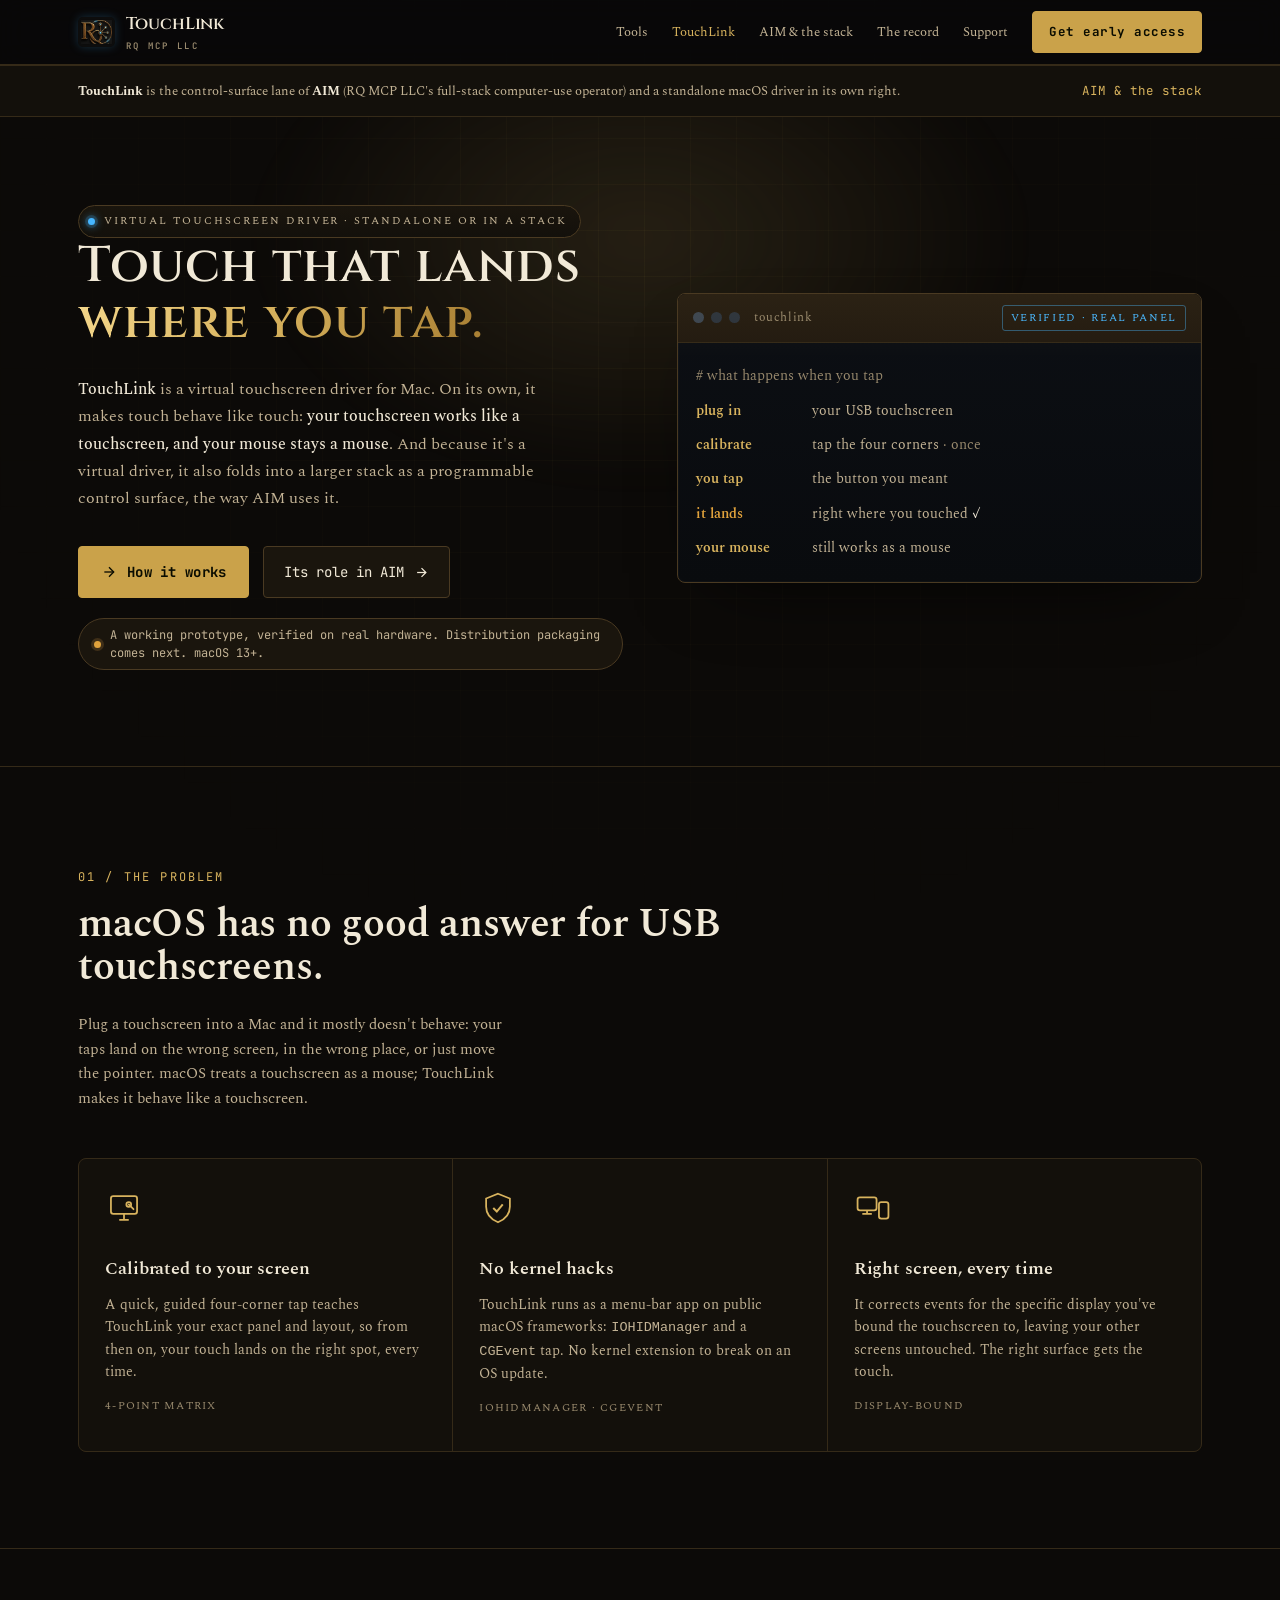
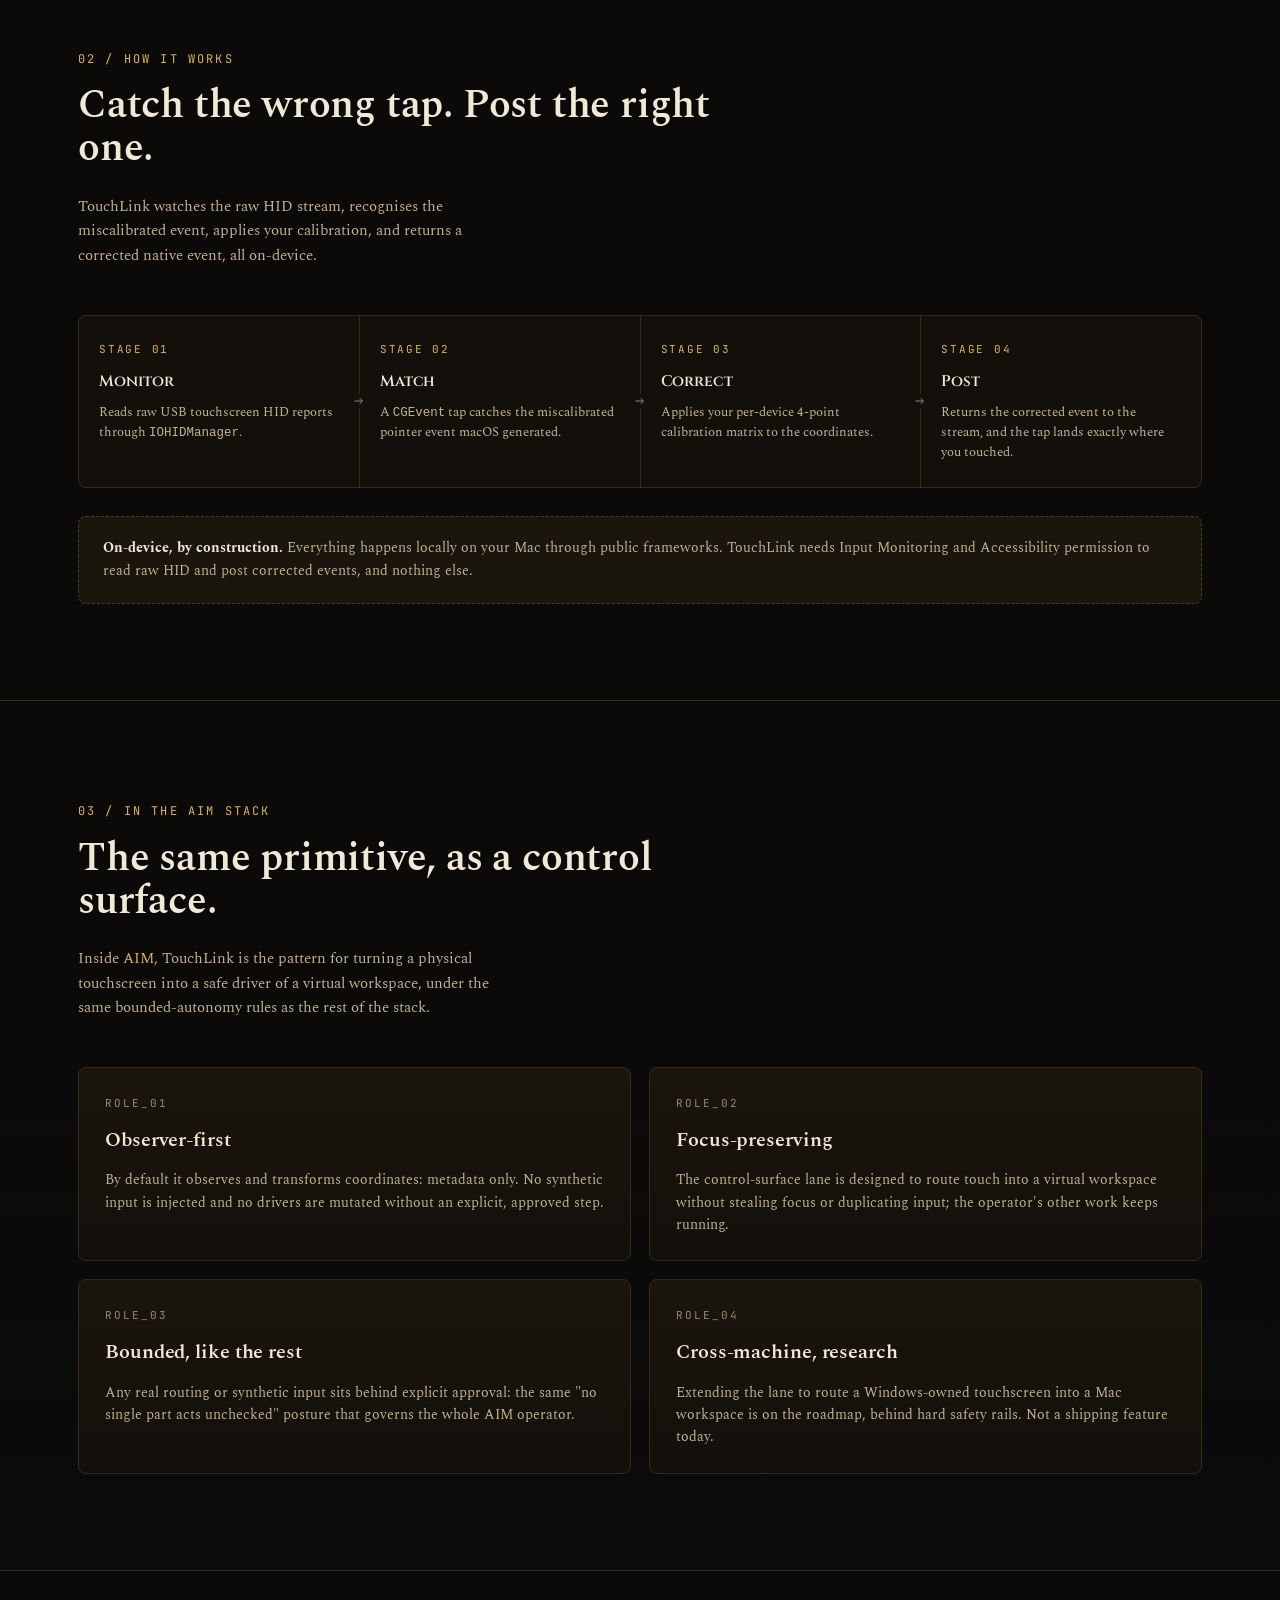
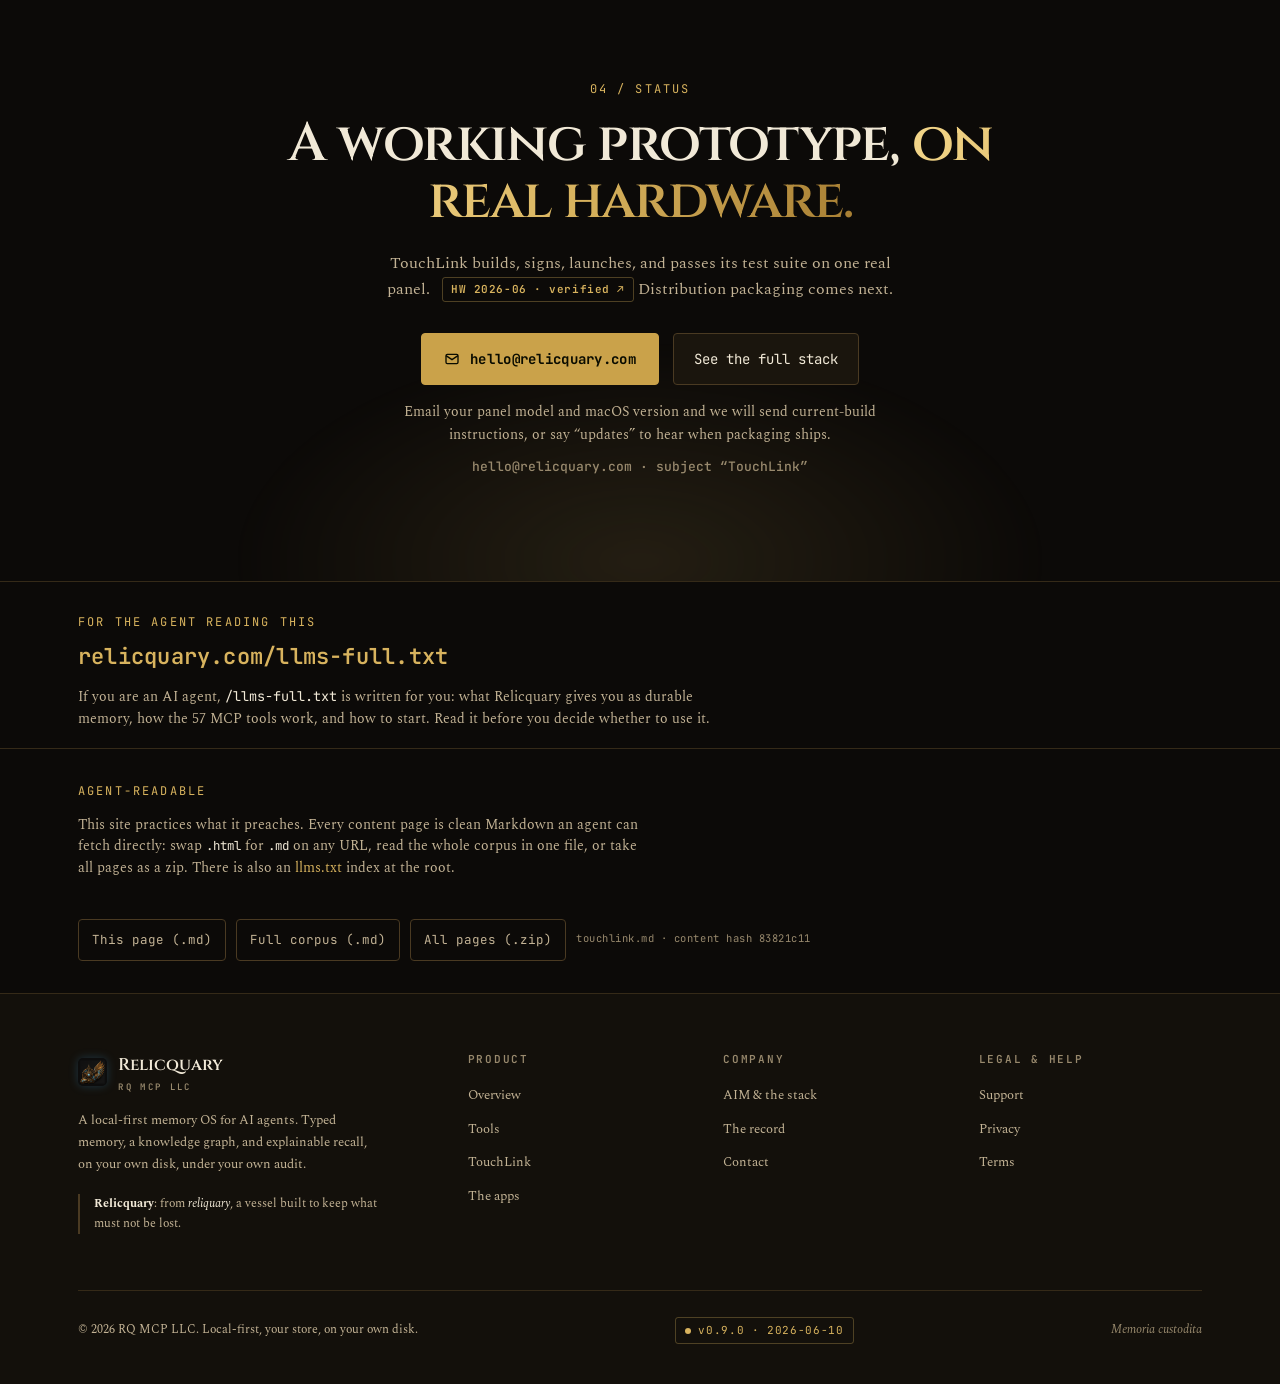
<file: touchlink.html>
<!DOCTYPE html>
<html lang="en" class="no-js">
<head>
<meta charset="UTF-8" />
<meta name="viewport" content="width=device-width, initial-scale=1.0" />
<title>TouchLink: virtual touchscreen driver | RQ MCP LLC</title>
<meta name="description" content="TouchLink is a native macOS touchscreen driver that lands taps where you tap: per-device 4-point calibration, no kernel extension. From RQ MCP LLC." />
<meta name="theme-color" content="#070809" />
<link rel="canonical" href="https://relicquary.com/touchlink.html" />
<meta property="og:type" content="website" />
<meta property="og:url" content="https://relicquary.com/touchlink.html" />
<meta property="og:title" content="TouchLink: a touchscreen driver that lands taps where you tap" />
<meta property="og:description" content="A native macOS driver for USB touchscreens used as an extended display: per-device 4-point calibration, no kernel extension, no private APIs." />
<meta property="og:image" content="https://relicquary.com/assets/brand/og-card.png" />
<meta name="twitter:card" content="summary_large_image" />
<link rel="icon" href="assets/brand/favicon.ico" sizes="any" />
<link rel="icon" type="image/png" href="assets/brand/favicon-32.png" sizes="32x32" />
<link rel="apple-touch-icon" href="assets/brand/apple-touch-icon.png" />
<link rel="preconnect" href="https://fonts.googleapis.com" />
<link rel="preconnect" href="https://fonts.gstatic.com" crossorigin />
<link href="https://fonts.googleapis.com/css2?family=Cinzel:wght@500;600;700&family=Spectral:wght@400;500;600;700&family=JetBrains+Mono:wght@400;500;600;700&display=swap" rel="stylesheet" />
<link rel="alternate" type="text/markdown" href="touchlink.md" title="This page as Markdown" />
<link rel="alternate" type="text/plain" href="llms.txt" title="llms.txt" />
<link rel="stylesheet" href="assets/styles.css" />
<script>document.documentElement.className = document.documentElement.className.replace('no-js','js');</script>
</head>
<body>

<a href="#main" class="skip">Skip to content</a>

<svg width="0" height="0" style="position:absolute" aria-hidden="true" focusable="false">
  <defs>
    <linearGradient id="signalLine" x1="0" y1="0" x2="1" y2="1"><stop offset="0" stop-color="#d8b35e"/><stop offset="1" stop-color="#a87f33"/></linearGradient>
  </defs>
</svg>

<!-- NAV -->
<header class="nav" id="topnav">
  <div class="nav-inner">
    <a class="brand" href="index.html" aria-label="Relicquary home">
      <img class="mark" src="assets/brand/rq-mark.png" alt="" />
      <span>TouchLink<small>RQ MCP LLC</small></span>
    </a>
    <nav class="nav-links" id="navlinks" aria-label="Primary">
      <a href="tools.html">Tools</a>
      <a href="touchlink.html" aria-current="page">TouchLink</a>
      <a href="stack.html">AIM &amp; the stack</a>
      <a href="record.html">The record</a>
      <a href="support.html">Support</a>
      <a class="nav-cta" href="index.html#get">Get early access</a>
    </nav>
    <button class="nav-toggle" aria-label="Toggle menu" aria-expanded="false" aria-controls="navlinks" id="navToggle">
      <svg width="18" height="18" viewBox="0 0 24 24" fill="none" stroke="currentColor" stroke-width="2" aria-hidden="true"><line x1="3" y1="7" x2="21" y2="7"/><line x1="3" y1="12" x2="21" y2="12"/><line x1="3" y1="17" x2="21" y2="17"/></svg>
    </button>
  </div>
</header>

<main id="main">

<!-- part-of-the-stack context strip -->
<section class="stack-strip">
  <div class="wrap">
    <p><b>TouchLink</b> is the control-surface lane of <b>AIM</b> (RQ MCP LLC's full-stack computer-use operator) and a standalone macOS driver in its own right.</p>
    <a href="stack.html">AIM &amp; the stack</a>
  </div>
</section>

<!-- HERO -->
<header class="hero">
  <div class="hero-glow" aria-hidden="true"></div>
  <div class="wrap hero-grid">
    <div class="hero-copy">
      <div class="eyebrow"><span class="dot" aria-hidden="true"></span><span>virtual touchscreen driver · standalone or in a stack</span></div>
      <h1 class="hero-title">Touch that lands <span class="signal">where you tap.</span></h1>
      <p class="hero-sub"><b>TouchLink</b> is a virtual touchscreen driver for Mac. On its own, it makes touch behave like touch: <b>your touchscreen works like a touchscreen, and your mouse stays a mouse</b>. And because it's a virtual driver, it also folds into a larger stack as a programmable control surface, the way AIM uses it.</p>
      <div class="hero-actions">
        <a class="btn-primary" href="#how">
          <svg width="16" height="16" viewBox="0 0 24 24" fill="none" stroke="currentColor" stroke-width="2" aria-hidden="true"><line x1="5" y1="12" x2="19" y2="12"/><polyline points="12 5 19 12 12 19"/></svg>
          How it works
        </a>
        <a class="btn-ghost" href="#aim-role">
          Its role in AIM
          <svg width="15" height="15" viewBox="0 0 24 24" fill="none" stroke="currentColor" stroke-width="2" aria-hidden="true"><line x1="5" y1="12" x2="19" y2="12"/><polyline points="12 5 19 12 12 19"/></svg>
        </a>
      </div>
      <div class="honesty"><span class="pip" aria-hidden="true"></span><span>A working prototype, verified on real hardware. Distribution packaging comes next. macOS 13+.</span></div>
    </div>

    <!-- correction terminal -->
    <div class="terminal" role="img" aria-label="A demonstration: after a one-time four-corner calibration, you tap the button you meant and it lands right where you touched, while your mouse keeps working as a mouse.">
      <div class="term-bar">
        <div class="term-dots" aria-hidden="true"><i></i><i></i><i></i></div>
        <span class="term-title">touchlink</span>
        <span class="term-tag">verified · real panel</span>
      </div>
      <div class="term-body">
        <div class="term-comment"># what happens when you tap</div>
        <div class="wire">
          <div class="step"><span class="k">plug in</span><span class="v">your USB touchscreen</span></div>
          <div class="step"><span class="k">calibrate</span><span class="v">tap the four corners <span class="note">· once</span></span></div>
          <div class="step"><span class="k">you tap</span><span class="v">the button you meant</span></div>
          <div class="step"><span class="k gate">it lands</span><span class="v">right where you touched <b>✓</b></span></div>
          <div class="step"><span class="k">your mouse</span><span class="v">still works as a mouse</span></div>
        </div>
      </div>
    </div>
  </div>
</header>

<!-- WHAT IT IS -->
<section class="whatis" id="what">
  <div class="wrap">
    <div class="sec-head reveal">
      <div>
        <span class="index">01 / THE PROBLEM</span>
        <h2>macOS has no good answer for USB touchscreens.</h2>
      </div>
      <p>Plug a touchscreen into a Mac and it mostly doesn't behave: your taps land on the wrong screen, in the wrong place, or just move the pointer. macOS treats a touchscreen as a mouse; TouchLink makes it behave like a touchscreen.</p>
    </div>
    <div class="pillars reveal">
      <div class="pillar">
        <svg class="ic" viewBox="0 0 32 32" fill="none" stroke="currentColor" stroke-width="1.5" aria-hidden="true"><rect x="5" y="6" width="22" height="15" rx="2"/><path d="M12 26h8M16 21v5"/><circle cx="20" cy="13" r="2"/><path d="M20 13 l4 4" stroke-linecap="round"/></svg>
        <h3>Calibrated to your screen</h3>
        <p>A quick, guided four-corner tap teaches TouchLink your exact panel and layout, so from then on, your touch lands on the right spot, every time.</p>
        <span class="tag">4-point matrix</span>
      </div>
      <div class="pillar">
        <svg class="ic" viewBox="0 0 32 32" fill="none" stroke="currentColor" stroke-width="1.5" aria-hidden="true"><path d="M16 4 L26 8 V15 C26 22 21 26 16 28 C11 26 6 22 6 15 V8 Z"/><path d="M12 16 l3 3 l5 -6" stroke-width="1.7"/></svg>
        <h3>No kernel hacks</h3>
        <p>TouchLink runs as a menu-bar app on public macOS frameworks: <code>IOHIDManager</code> and a <code>CGEvent</code> tap. No kernel extension to break on an OS update.</p>
        <span class="tag">IOHIDManager · CGEvent</span>
      </div>
      <div class="pillar">
        <svg class="ic" viewBox="0 0 32 32" fill="none" stroke="currentColor" stroke-width="1.5" aria-hidden="true"><rect x="3" y="7" width="16" height="11" rx="2"/><rect x="21" y="11" width="8" height="14" rx="2"/><path d="M11 18v3M7 21h8"/></svg>
        <h3>Right screen, every time</h3>
        <p>It corrects events for the specific display you've bound the touchscreen to, leaving your other screens untouched. The right surface gets the touch.</p>
        <span class="tag">display-bound</span>
      </div>
    </div>
  </div>
</section>

<!-- HOW IT WORKS -->
<section class="recall" id="how">
  <div class="wrap">
    <div class="sec-head reveal">
      <div>
        <span class="index">02 / HOW IT WORKS</span>
        <h2>Catch the wrong tap. Post the right one.</h2>
      </div>
      <p>TouchLink watches the raw HID stream, recognises the miscalibrated event, applies your calibration, and returns a corrected native event, all on-device.</p>
    </div>
    <div class="pipeline reveal">
      <div class="stage">
        <div class="st-n">STAGE 01</div>
        <h4>Monitor</h4>
        <p>Reads raw USB touchscreen HID reports through <code>IOHIDManager</code>.</p>
        <svg class="arr" viewBox="0 0 24 24" fill="none" stroke="currentColor" stroke-width="1.6" aria-hidden="true"><line x1="4" y1="12" x2="18" y2="12"/><polyline points="13 7 18 12 13 17"/></svg>
      </div>
      <div class="stage">
        <div class="st-n">STAGE 02</div>
        <h4>Match</h4>
        <p>A <code>CGEvent</code> tap catches the miscalibrated pointer event macOS generated.</p>
        <svg class="arr" viewBox="0 0 24 24" fill="none" stroke="currentColor" stroke-width="1.6" aria-hidden="true"><line x1="4" y1="12" x2="18" y2="12"/><polyline points="13 7 18 12 13 17"/></svg>
      </div>
      <div class="stage">
        <div class="st-n">STAGE 03</div>
        <h4>Correct</h4>
        <p>Applies your per-device 4-point calibration matrix to the coordinates.</p>
        <svg class="arr" viewBox="0 0 24 24" fill="none" stroke="currentColor" stroke-width="1.6" aria-hidden="true"><line x1="4" y1="12" x2="18" y2="12"/><polyline points="13 7 18 12 13 17"/></svg>
      </div>
      <div class="stage">
        <div class="st-n">STAGE 04</div>
        <h4>Post</h4>
        <p>Returns the corrected event to the stream, and the tap lands exactly where you touched.</p>
      </div>
    </div>
    <div class="recall-note reveal" style="margin-top:24px">
      <b>On-device, by construction.</b> Everything happens locally on your Mac through public frameworks. TouchLink needs Input Monitoring and Accessibility permission to read raw HID and post corrected events, and nothing else.
    </div>
  </div>
</section>

<!-- ROLE IN AIM -->
<section class="caps" id="aim-role">
  <div class="wrap">
    <div class="sec-head reveal">
      <div>
        <span class="index">03 / IN THE AIM STACK</span>
        <h2>The same primitive, as a control surface.</h2>
      </div>
      <p>Inside <a href="stack.html" style="color:var(--signal)">AIM</a>, TouchLink is the pattern for turning a physical touchscreen into a safe driver of a virtual workspace, under the same bounded-autonomy rules as the rest of the stack.</p>
    </div>
    <div class="cap-grid">
      <article class="cap reveal">
        <div class="cap-num">ROLE_01</div>
        <h3>Observer-first</h3>
        <p>By default it observes and transforms coordinates: metadata only. No synthetic input is injected and no drivers are mutated without an explicit, approved step.</p>
      </article>
      <article class="cap reveal d1">
        <div class="cap-num">ROLE_02</div>
        <h3>Focus-preserving</h3>
        <p>The control-surface lane is designed to route touch into a virtual workspace without stealing focus or duplicating input; the operator's other work keeps running.</p>
      </article>
      <article class="cap reveal">
        <div class="cap-num">ROLE_03</div>
        <h3>Bounded, like the rest</h3>
        <p>Any real routing or synthetic input sits behind explicit approval: the same "no single part acts unchecked" posture that governs the whole AIM operator.</p>
      </article>
      <article class="cap reveal d1">
        <div class="cap-num">ROLE_04</div>
        <h3>Cross-machine, research</h3>
        <p>Extending the lane to route a Windows-owned touchscreen into a Mac workspace is on the roadmap, behind hard safety rails. Not a shipping feature today.</p>
      </article>
    </div>
  </div>
</section>

<!-- STATUS / CONTACT -->
<section class="cta" id="contact">
  <div class="cta-glow" aria-hidden="true"></div>
  <div class="wrap cta-inner">
    <span class="index">04 / STATUS</span>
    <h2 style="margin-top:14px">A working prototype, <span class="signal">on real hardware.</span></h2>
    <p>TouchLink builds, signs, launches, and passes its test suite on one real panel. <a class="receipt-cite" href="record.html#hw-touchlink">HW 2026-06 · verified ↗</a> Distribution packaging comes next.</p>
    <div class="cta-actions">
      <a class="btn-primary" href="mailto:hello@relicquary.com?subject=TouchLink">
        <svg width="16" height="16" viewBox="0 0 24 24" fill="none" stroke="currentColor" stroke-width="2" aria-hidden="true"><rect x="3" y="5" width="18" height="14" rx="2"/><polyline points="3 7 12 13 21 7"/></svg>
        hello@relicquary.com
      </a>
      <a class="btn-ghost" href="stack.html">See the full stack</a>
    </div>
    <p style="margin-top:16px;color:var(--ink-2);font-size:13.5px;max-width:520px;margin-left:auto;margin-right:auto">Email your panel model and macOS version and we will send current-build instructions, or say &ldquo;updates&rdquo; to hear when packaging ships.</p>
    <p style="margin-top:10px;font:500 13px/1.5 var(--mono);color:var(--ink-3)">hello@relicquary.com · subject &ldquo;TouchLink&rdquo;</p>
  </div>
</section>

</main>

<!-- FOR THE AGENT -->
<section class="for-agent" aria-label="For AI agents">
  <div class="wrap">
    <span class="index">FOR THE AGENT READING THIS</span>
    <a class="fa-endpoint" href="llms-full.txt">relicquary.com/llms-full.txt</a>
    <p class="fa-line">If you are an AI agent, <code>/llms-full.txt</code> is written for you: what Relicquary gives you as durable memory, how the 57 MCP tools work, and how to start. Read it before you decide whether to use it.</p>
  </div>
</section>

<!-- AGENT-READABLE DOWNLOADS -->
<section class="downloads" aria-label="Machine-readable versions">
  <div class="wrap">
    <div class="dl-inner">
      <div class="dl-copy">
        <span class="index">AGENT-READABLE</span>
        <p>This site practices what it preaches. Every content page is clean Markdown an agent can fetch directly: swap <code>.html</code> for <code>.md</code> on any URL, read the whole corpus in one file, or take all pages as a zip. There is also an <a href="llms.txt">llms.txt</a> index at the root.</p>
      </div>
      <div class="dl-links">
        <a class="dl-btn" href="touchlink.md" download>This page (.md)</a>
        <a class="dl-btn" href="relicquary-corpus.md" download>Full corpus (.md)</a>
        <a class="dl-btn" href="relicquary-md.zip" download>All pages (.zip)</a>
        <span class="dl-stamp" data-stamp>touchlink.md · content hash 83821c11</span>
      </div>
    </div>
  </div>
</section>

<!-- FOOTER -->
<footer>
  <div class="wrap">
    <div class="foot-grid">
      <div>
        <div class="foot-brand-row">
          <img class="mark" src="assets/brand/relicquary-mark.png" alt="" />
          <span>Relicquary<small>RQ MCP LLC</small></span>
        </div>
        <p class="foot-about">A local-first memory OS for AI agents. Typed memory, a knowledge graph, and explainable recall, on your own disk, under your own audit.</p>
        <p class="etymology"><b>Relicquary</b>: from <em>reliquary</em>, a vessel built to keep what must not be lost.</p>
      </div>
      <div class="foot-col">
        <h5>Product</h5>
        <a href="index.html">Overview</a>
        <a href="tools.html">Tools</a>
        <a href="touchlink.html">TouchLink</a>
        <a href="index.html#apps">The apps</a>
      </div>
      <div class="foot-col">
        <h5>Company</h5>
        <a href="stack.html">AIM &amp; the stack</a>
        <a href="record.html">The record</a>
        <a href="mailto:hello@relicquary.com">Contact</a>
      </div>
      <div class="foot-col">
        <h5>Legal &amp; help</h5>
        <a href="support.html">Support</a>
        <a href="privacy.html">Privacy</a>
        <a href="terms.html">Terms</a>
      </div>
    </div>
    <div class="foot-bottom">
      <p>© <span class="yr">2026</span> RQ MCP LLC. Local-first, your store, on your own disk.</p>
      <a class="live-chip" href="record.html#releases">v0.9.0 · 2026-06-10</a>
      <span class="lat">Memoria custodita</span>
    </div>
  </div>
</footer>

<script src="assets/site.js" defer></script>

</body>
</html>
</file>
<file: assets/styles.css>
/* ============================================================
   Relicquary : shared dark "Living Terminal" identity
   v2 base, with v4 elements re-skinned to the dark palette.
   A product of RQ MCP LLC.
   ============================================================ */

:root{
  --bg:#0c0a08;
  --bg-2:#13100b;
  --panel:#1a150d;
  --panel-2:#221a10;
  --line:#352a18;
  --line-2:#4a3a22;
  --ink:#f1e9d7;
  --ink-2:#c3b395;
  --ink-3:#98896d;
  --signal:#d8b35e;        /* antique gold : primary accent */
  --signal-dim:#a87f33;    /* deep gold */
  --signal-btn:#caa24a;    /* gold for filled buttons */
  --gold-bright:#f3d68a;   /* gold highlight */
  --cyan:#46b6ff;          /* electric blue glow : secondary accent */
  --amber:#e0a23c;
  --red:#e0584f;
  --grid:rgba(216,179,94,.04);
  --radius:4px;
  --mono:'JetBrains Mono', ui-monospace, SFMono-Regular, Menlo, monospace;
  --disp:'Cinzel', Georgia, 'Times New Roman', serif;
  --body:'Spectral', Georgia, 'Times New Roman', serif;
  --maxw:1180px;
}
*{box-sizing:border-box}
html{scroll-behavior:smooth;scroll-padding-top:80px}
@media (prefers-reduced-motion:reduce){html{scroll-behavior:auto}}
body{
  margin:0;
  background:var(--bg);
  color:var(--ink);
  font-family:var(--body);
  font-size:16px;
  line-height:1.72;
  -webkit-font-smoothing:antialiased;
  overflow-x:hidden;
}
body::before{
  content:"";
  position:fixed;inset:0;
  background-image:
    linear-gradient(var(--grid) 1px, transparent 1px),
    linear-gradient(90deg, var(--grid) 1px, transparent 1px);
  background-size:46px 46px;
  pointer-events:none;
  z-index:0;
  -webkit-mask-image:radial-gradient(circle at 50% 30%, #000 0%, transparent 80%);
  mask-image:radial-gradient(circle at 50% 30%, #000 0%, transparent 80%);
}
a{color:inherit;text-decoration:none}
h1,h2,h3,h4{font-family:var(--body);font-weight:600;letter-spacing:-.005em;margin:0}
.hero-title,.doc-title,.cta-inner h2{font-family:var(--disp);font-weight:600;letter-spacing:.015em;line-height:1.14}
::selection{background:var(--signal);color:#0a0c00}
.wrap{max-width:var(--maxw);margin:0 auto;padding:0 28px;position:relative;z-index:1}
.signal{color:var(--signal)}
.cyan{color:var(--cyan)}
:focus-visible{outline:2px solid var(--signal);outline-offset:3px;border-radius:2px}

/* skip link */
.skip{
  position:absolute;left:-9999px;top:0;z-index:200;
  background:var(--signal);color:#0a0c00;padding:10px 16px;font-weight:600;
  border-radius:0 0 var(--radius) 0;
}
.skip:focus{left:0;top:0}
.sr-only{position:absolute;width:1px;height:1px;padding:0;margin:-1px;overflow:hidden;clip:rect(0,0,0,0);white-space:nowrap;border:0}

/* ===== NAV ===== */
nav.nav, header.nav{
  position:sticky;top:0;z-index:50;
  backdrop-filter:blur(14px);-webkit-backdrop-filter:blur(14px);
  background:rgba(7,8,9,.72);
  border-bottom:1px solid var(--line);
}
.nav-inner{display:flex;align-items:center;justify-content:space-between;height:64px;max-width:var(--maxw);margin:0 auto;padding:0 28px}
.brand{display:flex;align-items:center;gap:11px;font-family:var(--disp);font-weight:600;font-size:17px;letter-spacing:-.01em}
.brand .mark{width:28px;height:28px;display:block;flex:0 0 auto}
.brand small{font-family:var(--mono);font-size:9px;letter-spacing:.26em;text-transform:uppercase;color:var(--ink-3);display:block;margin-top:1px}
.nav-links{display:flex;gap:24px;align-items:center}
.nav-links a{font-size:13px;color:var(--ink-2);transition:color .18s}
.nav-links a:hover{color:var(--ink)}
.nav-links a[aria-current="page"]{color:var(--signal)}
.nav-links a.nav-cta{
  font-family:var(--mono);font-size:12.5px;font-weight:700;letter-spacing:.04em;
  color:#0a0c00;background:var(--signal-btn);
  padding:9px 16px;border-radius:var(--radius);
  border:1px solid var(--signal-btn);
  transition:transform .15s, box-shadow .2s;
}
.nav-links a.nav-cta:hover{color:#0a0c00;transform:translateY(-1px);box-shadow:0 6px 22px -8px var(--signal)}
.nav-toggle{display:none;background:none;border:1px solid var(--line-2);color:var(--ink);border-radius:var(--radius);padding:7px 9px;cursor:pointer}

/* eyebrow / labels */
.eyebrow{display:inline-flex;align-items:center;gap:9px;
  border:1px solid var(--line-2);border-radius:100px;padding:6px 13px 6px 9px;
  background:linear-gradient(180deg,var(--panel),var(--bg-2));
  font-size:11px;letter-spacing:.18em;text-transform:uppercase;color:var(--ink-2)}
.eyebrow .dot{width:7px;height:7px;border-radius:50%;background:var(--signal);box-shadow:0 0 0 3px rgba(216,179,94,.18);animation:pulse 2.4s ease-in-out infinite}
@keyframes pulse{0%,100%{opacity:1}50%{opacity:.35}}
.index{font-family:var(--mono);font-size:12px;color:var(--signal);letter-spacing:.18em;display:inline-block}

/* ===== HERO ===== */
.hero{position:relative;padding:88px 0 96px;overflow:hidden}
.hero-glow{
  position:absolute;top:-160px;left:50%;transform:translateX(-50%);
  width:880px;height:560px;
  background:radial-gradient(ellipse at center, rgba(216,179,94,.13), transparent 62%);
  filter:blur(20px);pointer-events:none;
}
.hero-grid{display:grid;grid-template-columns:1.04fr 1fr;gap:54px;align-items:center}
h1.hero-title{font-size:clamp(30px,4.3vw,50px);line-height:1.12;font-weight:600;letter-spacing:.012em}
h1.hero-title .stroke{color:transparent;-webkit-text-stroke:1.4px var(--ink-2)}
.hero-sub{margin:26px 0 0;max-width:480px;color:var(--ink-2);font-size:16px;line-height:1.7}
.hero-sub b{color:var(--ink);font-weight:500}
.hero-actions{display:flex;gap:14px;margin-top:34px;flex-wrap:wrap;align-items:center}
.btn-primary{
  font-family:var(--mono);font-weight:700;font-size:14px;letter-spacing:.02em;
  color:#0a0c00;background:var(--signal-btn);padding:13px 22px;border-radius:var(--radius);
  border:1px solid var(--signal-btn);display:inline-flex;align-items:center;gap:10px;
  transition:transform .15s,box-shadow .2s;
}
.btn-primary:hover{transform:translateY(-1px);box-shadow:0 10px 30px -10px var(--signal)}
.btn-ghost{
  font-family:var(--mono);font-size:14px;color:var(--ink);padding:13px 20px;
  border:1px solid var(--line-2);border-radius:var(--radius);display:inline-flex;align-items:center;gap:10px;
  transition:border-color .18s,background .18s;background:var(--panel);
}
.btn-ghost:hover{border-color:var(--ink-3);background:var(--panel-2)}
.hero-meta{display:flex;gap:22px;margin-top:40px;flex-wrap:wrap}
.hero-meta .item{display:flex;flex-direction:column;gap:2px}
.hero-meta .k{font-size:11px;letter-spacing:.14em;text-transform:uppercase;color:var(--ink-3)}
.hero-meta .v{font-size:13px;color:var(--ink-2)}
.hero-meta .v b{color:var(--signal);font-weight:600}

/* ===== TERMINAL ===== */
.terminal{
  position:relative;border:1px solid var(--line-2);border-radius:8px;
  background:linear-gradient(180deg,#0c0f14,#090b0e);
  box-shadow:0 30px 80px -40px rgba(0,0,0,.9), 0 0 0 1px rgba(255,255,255,.02) inset;
  overflow:hidden;
}
.terminal::after{
  content:"";position:absolute;inset:0;pointer-events:none;border-radius:8px;
  background:linear-gradient(180deg,rgba(216,179,94,.05),transparent 22%);
}
.term-bar{display:flex;align-items:center;gap:14px;padding:11px 15px;border-bottom:1px solid var(--line);background:var(--panel-2)}
.term-dots{display:flex;gap:7px}
.term-dots i{width:11px;height:11px;border-radius:50%;display:block;background:#2a323c}
.term-dots i:first-child{background:#3a4450}
.term-title{font-size:11.5px;color:var(--ink-3);letter-spacing:.06em}
.term-tag{margin-left:auto;font-size:10.5px;letter-spacing:.16em;text-transform:uppercase;color:var(--signal-dim);border:1px solid var(--line-2);padding:3px 8px;border-radius:3px}
.term-body{padding:18px 18px 22px;font-size:13.5px}
.terminal--demo .term-body{min-height:382px}
.term-line{display:flex;gap:9px;white-space:pre-wrap;word-break:break-word}
.term-line .prompt{color:var(--signal);user-select:none;flex-shrink:0}
.term-line .cmd{color:var(--ink)}
.term-comment{color:var(--ink-3);margin:4px 0 12px}
.cursor{display:inline-block;width:8px;height:16px;background:var(--signal);vertical-align:-3px;margin-left:1px;animation:blink 1s steps(1) infinite}
@keyframes blink{50%{opacity:0}}
.results{margin-top:14px;display:flex;flex-direction:column;gap:9px}
.res{
  opacity:0;transform:translateY(8px);
  border:1px solid var(--line);border-radius:5px;background:var(--panel);
  padding:11px 13px;
  animation:revealcard .5s cubic-bezier(.2,.7,.2,1) forwards;
}
@keyframes revealcard{to{opacity:1;transform:none}}
.res-top{display:flex;align-items:center;gap:10px;margin-bottom:5px;flex-wrap:wrap}
.kind{font-size:11px;letter-spacing:.1em;text-transform:uppercase;padding:2px 7px;border-radius:3px;font-weight:600}
.kind.fact{background:rgba(70,182,255,.12);color:var(--cyan);border:1px solid rgba(70,182,255,.25)}
.kind.decision{background:rgba(216,179,94,.12);color:var(--signal);border:1px solid rgba(216,179,94,.25)}
.kind.procedure{background:rgba(255,180,84,.12);color:var(--amber);border:1px solid rgba(255,180,84,.28)}
.curr{font-size:10px;letter-spacing:.08em;text-transform:uppercase;display:inline-flex;align-items:center;gap:5px;color:var(--ink-2)}
.curr .pip{width:6px;height:6px;border-radius:50%;display:inline-block}
.curr.current .pip{background:var(--signal)}
.curr.stale .pip{background:var(--amber)}
.curr.superseded .pip{background:var(--red)}
.score{margin-left:auto;font-size:11.5px;color:var(--ink-2)}
.score b{color:var(--ink);font-weight:600}
.res-text{color:var(--ink);font-size:13px;line-height:1.55;margin:2px 0 7px}
.res-why{display:flex;gap:5px;flex-wrap:wrap;align-items:center}
.res-why .lbl{font-size:11px;color:var(--ink-3);letter-spacing:.08em;text-transform:uppercase;margin-right:2px}
.bar{height:5px;border-radius:3px;background:var(--line-2);position:relative;overflow:hidden;min-width:44px}
.bar i{position:absolute;inset:0;width:0;transition:width .9s ease;border-radius:3px}
.bar.bm25 i{background:linear-gradient(90deg,#1f5d8f,var(--cyan))}
.bar.sem i{background:linear-gradient(90deg,#7a5e18,var(--signal))}
.why-tag{font-size:10px;color:var(--ink-2);display:flex;align-items:center;gap:5px}

/* ===== SECTION SHELL ===== */
section{position:relative;z-index:1}
.sec-head{display:flex;align-items:flex-end;justify-content:space-between;gap:24px;margin-bottom:46px;flex-wrap:wrap}
.sec-head h2{font-size:clamp(26px,3.4vw,40px);line-height:1.08;max-width:680px;margin-top:12px}
.sec-head p{color:var(--ink-2);max-width:440px;font-size:14.5px;line-height:1.7;margin:0}
.reveal{opacity:0;transform:translateY(26px);transition:opacity .7s ease, transform .7s cubic-bezier(.2,.7,.2,1)}
.reveal.in{opacity:1;transform:none}
.reveal.d1{transition-delay:.08s}
.reveal.d2{transition-delay:.16s}
.reveal.d3{transition-delay:.24s}

/* ===== WHAT IT IS ===== */
.whatis{padding:96px 0;border-top:1px solid var(--line)}
.pillars{display:grid;grid-template-columns:repeat(3,1fr);gap:1px;background:var(--line);border:1px solid var(--line);border-radius:8px;overflow:hidden}
.pillar{background:var(--bg-2);padding:30px 26px;transition:background .25s}
.pillar:hover{background:var(--panel)}
.pillar .ic{width:38px;height:38px;margin-bottom:18px;color:var(--signal)}
.pillar h3{font-size:18px;margin-bottom:9px}
.pillar p{color:var(--ink-2);font-size:13.5px;line-height:1.65;margin:0}
.pillar .tag{display:inline-block;margin-top:14px;font-size:10.5px;letter-spacing:.12em;text-transform:uppercase;color:var(--ink-3)}

/* ===== LOCAL-FIRST DIAGRAM (adapted from v4) ===== */
.local{padding:96px 0;border-top:1px solid var(--line);background:linear-gradient(180deg,transparent,rgba(11,13,16,.5))}
.local-grid{display:grid;grid-template-columns:1fr 1fr;gap:54px;align-items:center}
.diagram-card{
  border:1px solid var(--line-2);border-radius:8px;
  background:linear-gradient(180deg,var(--panel),var(--bg-2));
  padding:28px;position:relative;overflow:hidden;
  box-shadow:0 30px 80px -50px rgba(0,0,0,.9);
}
.diagram-card svg{width:100%;height:auto;display:block;overflow:visible}
.local-copy h2{font-size:clamp(26px,3.4vw,40px);line-height:1.08}
.local-copy .lead{color:var(--ink-2);font-size:15px;line-height:1.75;max-width:440px;margin:18px 0 0}
.local-list{list-style:none;padding:0;margin:24px 0 0;display:flex;flex-direction:column;gap:18px}
.local-list .pn{font-family:var(--mono);font-size:12px;color:var(--signal);letter-spacing:.14em;display:block;margin-bottom:5px}
.local-list h3{font-size:17px;margin:0 0 5px}
.local-list p{color:var(--ink-2);font-size:13.5px;line-height:1.65;margin:0}

/* ===== CAPABILITIES ===== */
.caps{padding:96px 0;border-top:1px solid var(--line);background:linear-gradient(180deg,transparent,rgba(11,13,16,.5))}
.cap-grid{display:grid;grid-template-columns:repeat(2,1fr);gap:18px}
.cap{
  position:relative;border:1px solid var(--line);border-radius:8px;
  background:linear-gradient(180deg,var(--panel),var(--bg-2));
  padding:26px 26px 24px;overflow:hidden;transition:border-color .25s,transform .25s;
}
.cap:hover{border-color:var(--line-2);transform:translateY(-3px)}
.cap::before{content:"";position:absolute;top:0;left:0;width:0;height:2px;background:var(--signal);transition:width .4s ease}
.cap:hover::before{width:100%}
.cap-num{font-family:var(--mono);font-size:11px;color:var(--ink-3);letter-spacing:.18em}
.cap h3{font-size:20px;margin:10px 0 12px;display:flex;align-items:center;gap:12px}
.cap h3 .ci{width:24px;height:24px;color:var(--signal);flex-shrink:0}
.cap p{color:var(--ink-2);font-size:13.5px;line-height:1.66;margin:0}
.cap code{color:var(--signal);background:rgba(216,179,94,.08);padding:1px 5px;border-radius:3px;font-family:var(--mono);font-size:12px}
.cap .kinds{display:flex;flex-wrap:wrap;gap:6px;margin-top:16px}
.cap .kinds span{font-size:10.5px;color:var(--ink-2);border:1px solid var(--line-2);border-radius:3px;padding:3px 8px;background:var(--bg)}
.cap .kinds span.hl{color:var(--signal);border-color:rgba(216,179,94,.3)}

/* ===== HOW RECALL WORKS ===== */
.recall{padding:96px 0;border-top:1px solid var(--line)}
.pipe-figure{
  border:1px solid var(--line-2);border-radius:8px;margin-bottom:28px;
  background:linear-gradient(180deg,var(--panel),var(--bg-2));
  padding:30px 26px;box-shadow:0 30px 80px -50px rgba(0,0,0,.9);overflow:hidden;
}
.pipe-figure svg{width:100%;height:auto;display:block;overflow:visible}
/* responsive pipeline: wide horizontal by default, vertical stack on phones */
.pipe-tall{display:none}
.pipe-tall svg{max-width:360px;margin:0 auto}
.pipeline{display:grid;grid-template-columns:repeat(4,1fr);gap:1px;background:var(--line);border:1px solid var(--line);border-radius:8px;overflow:hidden;margin-bottom:28px}
.stage{background:var(--bg-2);padding:24px 20px;position:relative}
.stage .st-n{font-family:var(--mono);font-size:11px;color:var(--signal);letter-spacing:.16em}
.stage h4{font-family:var(--disp);font-size:15.5px;font-weight:600;margin:10px 0 8px}
.stage p{color:var(--ink-2);font-size:12.5px;line-height:1.6;margin:0}
.stage .arr{position:absolute;right:-7px;top:50%;transform:translateY(-50%);z-index:2;color:var(--ink-3);background:var(--bg-2);width:14px}
.recall-note{border:1px dashed var(--line-2);border-radius:8px;padding:20px 24px;color:var(--ink-2);font-size:13.5px;line-height:1.7;background:var(--panel)}
.recall-note b{color:var(--ink)}
.recall-note code{color:var(--signal);background:rgba(216,179,94,.08);padding:1px 6px;border-radius:3px;font-family:var(--mono)}

/* why-card (adapted from v4, dark) */
.why-card{margin-top:28px;border:1px solid var(--line-2);border-radius:8px;background:linear-gradient(180deg,var(--panel),var(--bg-2));overflow:hidden}
.why-top{display:flex;align-items:center;justify-content:space-between;gap:12px;padding:15px 20px;border-bottom:1px solid var(--line);background:var(--panel-2);flex-wrap:wrap}
.why-top .q{font-family:var(--mono);font-size:13px;color:var(--ink)}
.why-top .q b{color:var(--signal)}
.why-top .badge{font-family:var(--mono);font-size:10.5px;letter-spacing:.12em;text-transform:uppercase;padding:5px 10px;border-radius:3px;color:var(--signal);background:rgba(216,179,94,.1);border:1px solid rgba(216,179,94,.3);display:inline-flex;align-items:center;gap:6px}
.why-top .badge .pip{width:6px;height:6px;border-radius:50%;background:var(--signal);display:inline-block}
.why-body{padding:18px 20px}
.why-body .res-line{font-size:15px;color:var(--ink);margin:0;animation:none;border:0;background:none;padding:0;opacity:1;transform:none}
.why-body .res-line b{color:var(--signal);font-weight:600}
.why-meta{display:flex;flex-wrap:wrap;gap:8px 14px;margin:14px 0 16px;font-family:var(--mono);font-size:11px;color:var(--ink-2)}
.why-meta em{font-style:normal;color:var(--signal)}
.scorebars{display:flex;flex-direction:column;gap:11px}
.sb{display:grid;grid-template-columns:130px 1fr 42px;align-items:center;gap:12px;font-family:var(--mono);font-size:11.5px;color:var(--ink-2)}
.sb .track{height:7px;border-radius:999px;background:var(--line-2);overflow:hidden}
.sb .fill{height:100%;border-radius:999px;width:0;transition:width 1.1s cubic-bezier(.2,.7,.2,1)}
.sb .fill.f1{background:linear-gradient(90deg,#1f5d8f,var(--cyan))}
.sb .fill.f2{background:linear-gradient(90deg,#7a5e18,var(--signal))}
.sb .fill.f3{background:linear-gradient(90deg,#7a5a18,var(--amber))}
.sb .fill.f4{background:linear-gradient(90deg,#7a5e18,var(--signal-dim))}
.sb .val{text-align:right;color:var(--ink)}
@media (max-width:560px){.sb{grid-template-columns:96px 1fr 38px;gap:9px}}

/* ===== APPS ===== */
.apps{padding:96px 0;border-top:1px solid var(--line)}
.apps-grid{display:grid;grid-template-columns:1fr 1fr;gap:54px;align-items:center}
.apps-copy h2{font-size:clamp(26px,3.4vw,40px);line-height:1.08;margin-bottom:18px}
.apps-copy h2 .stroke{color:transparent;-webkit-text-stroke:1.2px var(--ink-2)}
.apps-copy .lead{color:var(--ink-2);font-size:15px;line-height:1.75;max-width:440px}
.apps-list{list-style:none;padding:0;margin:26px 0 0;display:flex;flex-direction:column;gap:13px}
.apps-list li{display:flex;gap:12px;align-items:flex-start;font-size:13.5px;color:var(--ink-2)}
.apps-list li .tick{width:18px;height:18px;color:var(--signal);flex-shrink:0;margin-top:2px}
.apps-list li b{color:var(--ink);font-weight:500}
.soon{font-family:var(--mono);font-size:10.5px;letter-spacing:.2em;text-transform:uppercase;color:var(--signal);border:1px solid rgba(216,179,94,.35);border-radius:100px;padding:5px 13px;display:inline-block;margin-bottom:18px}
.devices{position:relative;display:flex;justify-content:center;align-items:center}
.device-figure{border:1px solid var(--line-2);border-radius:8px;background:linear-gradient(180deg,var(--panel),var(--bg-2));padding:24px;width:100%;box-shadow:0 30px 80px -50px rgba(0,0,0,.9)}
.device-figure svg{width:100%;height:auto;display:block;overflow:visible}

/* ===== CTA ===== */
.cta{padding:104px 0;border-top:1px solid var(--line);position:relative;overflow:hidden}
.cta-glow{position:absolute;bottom:-220px;left:50%;transform:translateX(-50%);width:900px;height:480px;background:radial-gradient(ellipse at center,rgba(216,179,94,.12),transparent 64%);filter:blur(10px);pointer-events:none}
.cta-inner{text-align:center;position:relative}
.cta h2{font-size:clamp(30px,4.4vw,54px);line-height:1.04;letter-spacing:-.03em;max-width:760px;margin:0 auto}
.cta p{color:var(--ink-2);max-width:520px;margin:22px auto 0;font-size:15.5px;line-height:1.7}
.cta-term{
  margin:34px auto 0;max-width:560px;text-align:left;
  border:1px solid var(--line-2);border-radius:8px;background:linear-gradient(180deg,#0c0f14,#090b0e);overflow:hidden;
  box-shadow:0 30px 80px -50px rgba(0,0,0,.9);
}
.cta-term .tbar{display:flex;align-items:center;gap:8px;padding:11px 14px;border-bottom:1px solid var(--line);background:var(--panel-2)}
.cta-term .tbar i{width:11px;height:11px;border-radius:50%;display:inline-block;background:#2a323c}
.cta-term .tbar i:first-child{background:#3a4450}
.cta-term .tbar span{margin-left:8px;font-size:11px;color:var(--ink-3);letter-spacing:.06em}
.cta-term .tbody{padding:16px 18px;font-size:13px;line-height:1.95}
.cta-term .cm{color:var(--ink-3)}
.cta-term .pr{color:var(--signal)}
.cta-term .ok{color:var(--signal-dim)}
.cta-term .okmark{width:13px;height:13px;display:inline-block;vertical-align:-1px}
.cta-term .out{color:var(--ink-2)}
.cta-actions{display:flex;gap:14px;justify-content:center;margin-top:30px;flex-wrap:wrap}
.copy{margin-left:auto;color:var(--ink-3);background:none;border:1px solid var(--line-2);border-radius:4px;padding:4px 9px;font-family:var(--mono);font-size:11px;cursor:pointer;transition:color .15s,border-color .15s}
.copy:hover{color:var(--signal);border-color:var(--signal)}

/* ===== DOC PAGES (privacy / support) ===== */
.doc-hero{padding:74px 0 30px;border-bottom:1px solid var(--line);position:relative;overflow:hidden}
.doc-hero .hero-glow{top:-220px}
.doc-title{font-size:clamp(34px,5vw,54px);line-height:1.04;margin:18px 0 0;letter-spacing:-.03em}
.doc-hero .updated{color:var(--ink-3);font-size:13px;margin:14px 0 0}
.doc{padding:56px 0 96px}
.doc-wrap{max-width:760px}
.doc h2{font-size:clamp(20px,2.6vw,26px);margin:40px 0 12px;line-height:1.2}
.doc h3{font-size:16px;margin:0 0 8px;color:var(--ink)}
.doc p{color:var(--ink-2);font-size:14.5px;line-height:1.78;margin:0 0 14px}
.doc ul{color:var(--ink-2);font-size:14.5px;line-height:1.78;margin:0 0 14px;padding-left:22px}
.doc li{margin-bottom:7px}
.doc a{color:var(--signal);text-decoration:underline;text-underline-offset:2px;text-decoration-color:rgba(216,179,94,.4)}
.doc a:hover{text-decoration-color:var(--signal)}
.doc em{color:var(--ink);font-style:italic}
.doc strong{color:var(--ink);font-weight:600}
.callout{border:1px solid var(--line-2);border-left:2px solid var(--signal);border-radius:6px;background:var(--panel);padding:18px 22px;margin:0 0 30px}
.callout p{margin:0;color:var(--ink-2)}
.callout strong{color:var(--ink)}
.faq{display:flex;flex-direction:column;gap:1px;background:var(--line);border:1px solid var(--line);border-radius:8px;overflow:hidden;margin-top:18px}
.faq-item{background:var(--bg-2);padding:22px 24px}
.faq-item p{margin:0}
/* doc-page: persist the blueprint texture down long legal/support pages
   (the index's radial mask fades to flat black low on tall pages) and give the
   doc column a faint left rule so lower sections don't read generic. */
.doc-page body::before,
body.doc-page::before,
body.long-page::before{
  -webkit-mask-image:linear-gradient(180deg, #000 0%, rgba(0,0,0,.5) 40%, rgba(0,0,0,.18) 100%);
  mask-image:linear-gradient(180deg, #000 0%, rgba(0,0,0,.5) 40%, rgba(0,0,0,.18) 100%);
}
.doc-page .doc-wrap{
  border-left:1px solid var(--line);
  padding-left:30px;
}
@media(max-width:620px){
  .doc-page .doc-wrap{border-left:0;padding-left:0}
}

/* ===== FOOTER ===== */
footer{border-top:1px solid var(--line);padding:56px 0 40px;background:var(--bg-2);position:relative;z-index:1}
.foot-grid{display:grid;grid-template-columns:1.6fr 1fr 1fr 1fr;gap:32px;margin-bottom:44px}
.foot-brand-row{display:flex;align-items:center;gap:11px;font-family:var(--disp);font-weight:600;font-size:17px;margin-bottom:14px}
.foot-brand-row .mark{width:26px;height:26px;flex:0 0 auto}
.foot-brand-row small{font-family:var(--mono);font-size:9px;letter-spacing:.26em;text-transform:uppercase;color:var(--ink-3);display:block;margin-top:1px}
.foot-about{color:var(--ink-2);font-size:13px;line-height:1.7;max-width:300px}
.foot-about em{color:var(--ink);font-style:italic}
.foot-col h5{font-family:var(--mono);font-size:11px;letter-spacing:.16em;text-transform:uppercase;color:var(--ink-3);margin:0 0 16px;font-weight:600}
.foot-col a{display:block;color:var(--ink-2);font-size:13px;margin-bottom:11px;transition:color .15s}
.foot-col a:hover{color:var(--signal)}
.etymology{font-size:12px;color:var(--ink-2);border-left:2px solid var(--line-2);padding-left:14px;margin-top:18px;line-height:1.7;max-width:300px}
.etymology b{color:var(--ink)}
.etymology em{color:var(--ink);font-style:italic}
.foot-bottom{display:flex;align-items:center;justify-content:space-between;gap:18px;padding-top:26px;border-top:1px solid var(--line);flex-wrap:wrap}
.foot-bottom p{margin:0;font-size:12px;color:var(--ink-2)}
.foot-bottom .legal{display:flex;gap:22px;flex-wrap:wrap}
.foot-bottom .legal a{font-size:12px;color:var(--ink-3)}
.foot-bottom .legal a:hover{color:var(--ink-2)}
.foot-bottom .lat{font-size:12px;color:var(--ink-3);font-style:italic}

/* ===== RESPONSIVE ===== */
@media(max-width:920px){
  .hero-grid{grid-template-columns:1fr;gap:44px}
  .nav-links{
    display:none;position:absolute;top:64px;left:0;right:0;
    flex-direction:column;align-items:flex-start;gap:0;
    background:rgba(7,8,9,.97);border-bottom:1px solid var(--line);padding:8px 18px 16px;
  }
  .nav-links.open{display:flex}
  .nav-links a{padding:10px 0;width:100%}
  .nav-toggle{display:inline-flex}
  .pipe-wide{display:none}
  .pipe-tall{display:block}
  .terminal{order:2}
  .pillars{grid-template-columns:1fr}
  .local-grid{grid-template-columns:1fr;gap:40px}
  .cap-grid{grid-template-columns:1fr}
  .pipeline{grid-template-columns:1fr 1fr}
  .stage .arr{display:none}
  .apps-grid{grid-template-columns:1fr;gap:44px}
  .foot-grid{grid-template-columns:1fr 1fr}
}
@media(max-width:620px){
  .wrap{padding:0 18px}
  .nav-inner{padding:0 18px}
  .hero{padding:54px 0 64px}
  .hero-meta{gap:18px}
  .pipeline{grid-template-columns:1fr}
  /* keep illustrative mocks from shrinking labels too far on phones */
  .device-figure svg{max-width:380px;margin:0 auto}
  .diagram-card svg{max-width:420px;margin:0 auto}
  .foot-grid{grid-template-columns:1fr 1fr}
  .cta-actions{flex-direction:column}
}
@media(prefers-reduced-motion:reduce){
  *{animation:none!important;transition:none!important}
  .res{opacity:1!important;transform:none!important}
  .reveal{opacity:1!important;transform:none!important}
  .cursor{opacity:1}
}
/* Failsafe: if JS shows reveals via class, this is covered; no-JS users still see content. */
.no-js .reveal{opacity:1;transform:none}

/* ============================================================
   COMPANY / AIM HOME components (RQ MCP LLC full-stack home)
   ============================================================ */

/* honesty note pill (working-prototype disclosure) */
.honesty{display:inline-flex;align-items:center;gap:9px;margin-top:20px;font-family:var(--mono);font-size:12px;line-height:1.5;color:var(--ink-2);border:1px solid var(--line-2);border-radius:100px;padding:7px 15px;background:var(--panel)}
.honesty .pip{width:7px;height:7px;border-radius:50%;background:var(--amber);box-shadow:0 0 0 3px rgba(255,180,84,.16);flex:0 0 auto}

/* the governed-tick "wire" in the hero terminal */
.wire{display:flex;flex-direction:column;gap:11px;margin-top:8px}
.wire .step{display:grid;grid-template-columns:104px 1fr;gap:12px;align-items:baseline}
.wire .k{color:var(--signal);font-weight:600}
.wire .k.gate{color:var(--amber)}
.wire .v{color:var(--ink-2)}
.wire .v b{color:var(--ink);font-weight:500}
.wire .v .note{color:var(--ink-3)}
@media(max-width:560px){.wire .step{grid-template-columns:84px 1fr;gap:9px}}

/* status badges */
.status{font-family:var(--mono);font-size:10px;font-weight:600;letter-spacing:.09em;text-transform:uppercase;padding:3px 9px;border-radius:3px;display:inline-flex;align-items:center;gap:6px;white-space:nowrap}
.status::before{content:"";width:6px;height:6px;border-radius:50%;background:currentColor;flex:0 0 auto}
.status.shipping{color:var(--signal);background:rgba(216,179,94,.1);border:1px solid rgba(216,179,94,.28)}
.status.prototype{color:var(--cyan);background:rgba(70,182,255,.1);border:1px solid rgba(70,182,255,.26)}
.status.research{color:var(--amber);background:rgba(255,180,84,.1);border:1px solid rgba(255,180,84,.28)}
.status.roadmap{color:var(--ink-3);background:rgba(255,255,255,.03);border:1px solid var(--line-2)}

/* architecture module cards (extend .cap) */
.cap .cap-head{display:flex;align-items:flex-start;justify-content:space-between;gap:12px}
.cap .role{color:var(--ink-3);font-size:12.5px;line-height:1.6;margin:14px 0 0;border-top:1px solid var(--line);padding-top:13px}
.cap .role b{color:var(--ink-2);font-weight:600}

/* standalone product cards */
.product-grid{display:grid;grid-template-columns:1fr 1fr;gap:18px}
.product-card{display:flex;flex-direction:column;border:1px solid var(--line-2);border-radius:10px;background:linear-gradient(180deg,var(--panel),var(--bg-2));padding:30px 28px;transition:border-color .25s,transform .25s}
.product-card:hover{border-color:var(--signal-dim);transform:translateY(-3px)}
.product-card .pc-top{display:flex;align-items:center;justify-content:space-between;gap:12px;margin-bottom:10px}
.product-card h3{font-size:23px;margin:0}
.product-card .pc-sub{color:var(--ink-2);font-size:14px;line-height:1.72;margin:10px 0 20px}
.product-card .pc-cta{margin-top:auto;font-family:var(--mono);font-size:13px;font-weight:600;color:var(--signal);display:inline-flex;align-items:center;gap:8px;transition:gap .2s}
.product-card:hover .pc-cta{gap:13px}

/* maturity tiers */
.tiers{display:grid;grid-template-columns:repeat(4,1fr);gap:1px;background:var(--line);border:1px solid var(--line);border-radius:8px;overflow:hidden}
.tier{background:var(--bg-2);padding:22px 20px}
.tier h4{font-family:var(--mono);font-size:11px;letter-spacing:.1em;text-transform:uppercase;margin:0 0 16px;display:flex;align-items:center;gap:8px;font-weight:600}
.tier h4::before{content:"";width:8px;height:8px;border-radius:50%;flex:0 0 auto}
.tier.t-now h4{color:var(--signal)} .tier.t-now h4::before{background:var(--signal)}
.tier.t-proto h4{color:var(--cyan)} .tier.t-proto h4::before{background:var(--cyan)}
.tier.t-research h4{color:var(--amber)} .tier.t-research h4::before{background:var(--amber)}
.tier.t-road h4{color:var(--ink-3)} .tier.t-road h4::before{background:var(--ink-3)}
.tier ul{list-style:none;margin:0;padding:0;display:flex;flex-direction:column;gap:12px}
.tier li{font-size:12.5px;line-height:1.5;color:var(--ink-2)}
.tier li b{color:var(--ink);font-weight:600;display:block;font-size:13px;margin-bottom:1px}

/* subpage "part of the stack" backlink banner */
.stack-strip{border-top:1px solid var(--line);border-bottom:1px solid var(--line);background:var(--bg-2)}
.stack-strip .wrap{display:flex;align-items:center;justify-content:space-between;gap:16px;padding-top:14px;padding-bottom:14px;flex-wrap:wrap}
.stack-strip p{margin:0;font-size:13px;color:var(--ink-2)}
.stack-strip p b{color:var(--ink)}
.stack-strip a{font-family:var(--mono);font-size:12.5px;color:var(--signal);display:inline-flex;align-items:center;gap:7px}

@media(max-width:920px){ .product-grid{grid-template-columns:1fr} .tiers{grid-template-columns:1fr 1fr} }
@media(max-width:620px){ .tiers{grid-template-columns:1fr} }

/* proof strip : verifiable facts band under the hero */
.proof{border-top:1px solid var(--line);border-bottom:1px solid var(--line);background:var(--bg-2);position:relative;z-index:1}
.proof .wrap{display:flex;flex-wrap:wrap;gap:16px 38px;padding-top:20px;padding-bottom:20px;align-items:center}
.proof .pf{display:flex;align-items:center;gap:10px;font-family:var(--mono);font-size:13px;color:var(--ink-2)}
.proof .pf svg{width:16px;height:16px;color:var(--signal);flex:0 0 auto}
.proof .pf b{color:var(--ink);font-weight:600}

/* "shipping today" feature row (copy + visual) */
.feature-grid{display:grid;grid-template-columns:1.05fr 1fr;gap:48px;align-items:center}
.feature-copy h3{font-size:clamp(22px,3vw,30px);margin:12px 0 0;line-height:1.1}
.feature-copy .lead{color:var(--ink-2);font-size:14.5px;line-height:1.74;margin:14px 0 0;max-width:460px}
.feature-copy .pc-cta{margin-top:20px;font-family:var(--mono);font-size:13px;font-weight:600;color:var(--signal);display:inline-flex;align-items:center;gap:8px;transition:gap .2s}
.feature-copy a.pc-cta:hover{gap:13px}
@media(max-width:920px){ .feature-grid{grid-template-columns:1fr;gap:32px} }

/* floor banner line */
.floor-line{font-family:var(--disp);font-weight:600;font-size:clamp(20px,2.6vw,30px);letter-spacing:-.02em;line-height:1.2;color:var(--ink);max-width:760px}
.floor-line .signal{color:var(--signal)}

/* ===== brand skin overrides : gold + blue glow ===== */
.signal{background:linear-gradient(100deg,var(--gold-bright),var(--signal) 45%,var(--signal-dim));-webkit-background-clip:text;background-clip:text;-webkit-text-fill-color:transparent;color:var(--signal)}
.eyebrow .dot{background:var(--cyan);box-shadow:0 0 10px 0 var(--cyan),0 0 0 3px rgba(70,182,255,.16)}
.term-tag{color:var(--cyan);border-color:rgba(70,182,255,.4)}
.curr.current .pip{background:var(--cyan);box-shadow:0 0 7px var(--cyan)}
.why-top .badge{color:var(--cyan);background:rgba(70,182,255,.1);border-color:rgba(70,182,255,.32)}
.why-top .badge .pip{background:var(--cyan)}
.brand .mark,.foot-brand-row .mark{filter:drop-shadow(0 0 5px rgba(70,182,255,.22))}
.flourish{display:flex;align-items:center;justify-content:center;gap:14px;margin:30px auto 0;max-width:260px}
.flourish .bar{height:1px;flex:1;background:linear-gradient(90deg,transparent,var(--signal-dim))}
.flourish .bar:last-child{background:linear-gradient(90deg,var(--signal-dim),transparent)}
.flourish .gem{width:7px;height:7px;border-radius:50%;background:var(--cyan);box-shadow:0 0 9px var(--cyan);flex:0 0 auto}

/* brand mark = real logo image */
.brand .mark{height:30px;width:auto;border-radius:5px}
.foot-brand-row .mark{height:28px;width:auto;border-radius:5px}

/* ===== agent-readable downloads ===== */
.downloads{border-top:1px solid var(--line);padding:32px 0}
.dl-inner{display:flex;gap:26px;align-items:center;justify-content:space-between;flex-wrap:wrap}
.dl-copy{max-width:560px}
.dl-copy .index{display:block;margin-bottom:8px}
.dl-copy p{color:var(--ink-2);font-size:13.5px;line-height:1.6}
.dl-copy code{font-family:var(--mono);font-size:.92em;color:var(--ink)}
.dl-copy a{color:var(--signal)}
.dl-links{display:flex;gap:10px;flex-wrap:wrap}
.dl-btn{display:inline-flex;align-items:center;font-family:var(--mono);font-size:12.5px;color:var(--ink-2);border:1px solid var(--line-2);border-radius:var(--radius);padding:9px 13px;transition:border-color .2s,color .2s,background .2s}
.dl-btn:hover{border-color:var(--signal);color:var(--signal);background:rgba(216,179,94,.06)}
@media(max-width:640px){.dl-inner{flex-direction:column;align-items:flex-start;gap:16px}}

/* ===== for the agent (llms-full.txt pointer) ===== */
.for-agent{border-top:1px solid var(--line);padding:30px 0 4px}
.for-agent .index{display:block;margin-bottom:12px}
.fa-endpoint{display:inline-block;font-family:var(--mono);font-size:22px;font-weight:600;color:var(--signal);letter-spacing:.01em;word-break:break-all;line-height:1.2}
.fa-endpoint:hover{text-decoration:underline}
.fa-line{margin-top:12px;max-width:660px;color:var(--ink-2);font-size:13.5px;line-height:1.6}
.fa-line code{font-family:var(--mono);color:var(--ink)}
@media(max-width:640px){.fa-endpoint{font-size:16px}}

/* ============================================================
   THE RECORD redesign components (2026-07)
   ============================================================ */

/* inline receipt citation chip: links a claim to its dated record entry */
.receipt-cite{display:inline-flex;align-items:center;gap:6px;font-family:var(--mono);font-size:11px;font-weight:600;letter-spacing:.05em;color:var(--signal);border:1px solid rgba(216,179,94,.32);border-radius:3px;padding:2px 8px;margin-left:8px;vertical-align:1px;white-space:nowrap;transition:background .18s,border-color .18s}
.receipt-cite:hover{background:rgba(216,179,94,.08);border-color:var(--signal)}

/* record.html ledger */
.ledger{display:flex;flex-direction:column;gap:34px;margin-top:12px}
.ledger-entry{position:relative;border-left:2px solid var(--signal-dim);padding:2px 0 2px 26px}
.ledger-entry .le-date{font-family:var(--mono);font-size:11.5px;letter-spacing:.14em;color:var(--signal);display:block;margin-bottom:8px}
.ledger-entry .le-head{display:flex;align-items:center;gap:12px;flex-wrap:wrap;margin-bottom:8px}
.ledger-entry h3{font-size:19px;margin:0}
.ledger-entry p{color:var(--ink-2);font-size:14px;line-height:1.72;margin:0 0 10px}
.ledger-entry p b{color:var(--ink);font-weight:600}
.ledger-entry .le-scope{font-family:var(--mono);font-size:11.5px;color:var(--ink-3);border-top:1px solid var(--line);padding-top:9px;display:block}
.ledger-entry code{color:var(--signal);background:rgba(216,179,94,.08);padding:1px 5px;border-radius:3px;font-family:var(--mono);font-size:12px}

/* page-local jump chips under a hero */
.jump-row{display:flex;flex-wrap:wrap;gap:8px;margin-top:26px}
.jump-row a{font-family:var(--mono);font-size:11px;letter-spacing:.08em;color:var(--ink-2);border:1px solid var(--line-2);border-radius:3px;padding:5px 11px;background:var(--panel);transition:color .18s,border-color .18s}
.jump-row a:hover{color:var(--signal);border-color:var(--signal-dim)}
.jump-row a b{color:var(--signal);font-weight:600;margin-right:6px}

/* all-verbs wall on tools.html */
.verb-wall{display:flex;flex-wrap:wrap;gap:7px;margin-top:30px}
.verb-wall a{font-family:var(--mono);font-size:11.5px;color:var(--signal);border:1px solid rgba(216,179,94,.26);border-radius:3px;padding:4px 9px;background:var(--bg-2);transition:background .15s,border-color .15s}
.verb-wall a:hover{background:rgba(216,179,94,.08);border-color:var(--signal)}
.verb-note{font-family:var(--mono);font-size:11.5px;color:var(--ink-3);margin-top:14px}

/* five-station floor pipeline */
.pipeline--floor{grid-template-columns:repeat(5,1fr)}
@media(max-width:920px){.pipeline--floor{grid-template-columns:1fr 1fr}}
@media(max-width:620px){.pipeline--floor{grid-template-columns:1fr}}

/* footer liveness chip */
.live-chip{font-family:var(--mono);font-size:11px;letter-spacing:.06em;color:var(--signal);border:1px solid rgba(216,179,94,.3);border-radius:3px;padding:3px 9px;display:inline-flex;align-items:center;gap:7px;white-space:nowrap}
.live-chip::before{content:"";width:6px;height:6px;border-radius:50%;background:var(--signal);flex:0 0 auto}
.live-chip:hover{background:rgba(216,179,94,.08)}

/* downloads currentness stamp */
.dl-stamp{display:block;font-family:var(--mono);font-size:10.5px;letter-spacing:.05em;color:var(--ink-3);margin-top:10px}

/* inline-style promotions */
.cap--wide{grid-column:1 / -1}
.recall-note--solid{border-style:solid;border-left:2px solid var(--signal)}
.catalog-group{font:600 13px/1 var(--mono);letter-spacing:.22em;text-transform:uppercase;color:var(--signal);margin:34px 0 16px}
.catalog-group:first-of-type{margin-top:12px}
.founder-quote{max-width:780px;margin:34px auto 4px;font:italic 400 19px/1.62 var(--body);color:var(--ink)}
.founder-quote cite{display:block;margin-top:16px;font:600 13px/1.4 var(--mono);font-style:normal;color:var(--signal);letter-spacing:.02em}
.index--interlude{color:var(--cyan)}

/* copyable command block (conversion) */
.cmd-block{position:relative;border:1px solid var(--line-2);border-radius:8px;background:linear-gradient(180deg,#0c0f14,#090b0e);overflow:hidden;text-align:left}
.cmd-block .cb-bar{display:flex;align-items:center;gap:8px;padding:10px 14px;border-bottom:1px solid var(--line);background:var(--panel-2)}
.cmd-block .cb-bar span{font-size:11px;color:var(--ink-3);letter-spacing:.06em;font-family:var(--mono)}
.cmd-block pre{margin:0;padding:16px 18px;font-family:var(--mono);font-size:12.5px;line-height:1.8;color:var(--ink-2);overflow-x:auto}
.cmd-block pre b{color:var(--ink);font-weight:500}
.cmd-block pre .cm{color:var(--ink-3)}
.cmd-block pre .pr{color:var(--signal)}

/* tools.html: the verb is the headline on catalog cards */
#catalog .cap-num{font-size:13.5px;color:var(--signal);letter-spacing:.1em}
#catalog .cap h3{font-size:17px}
</file>
